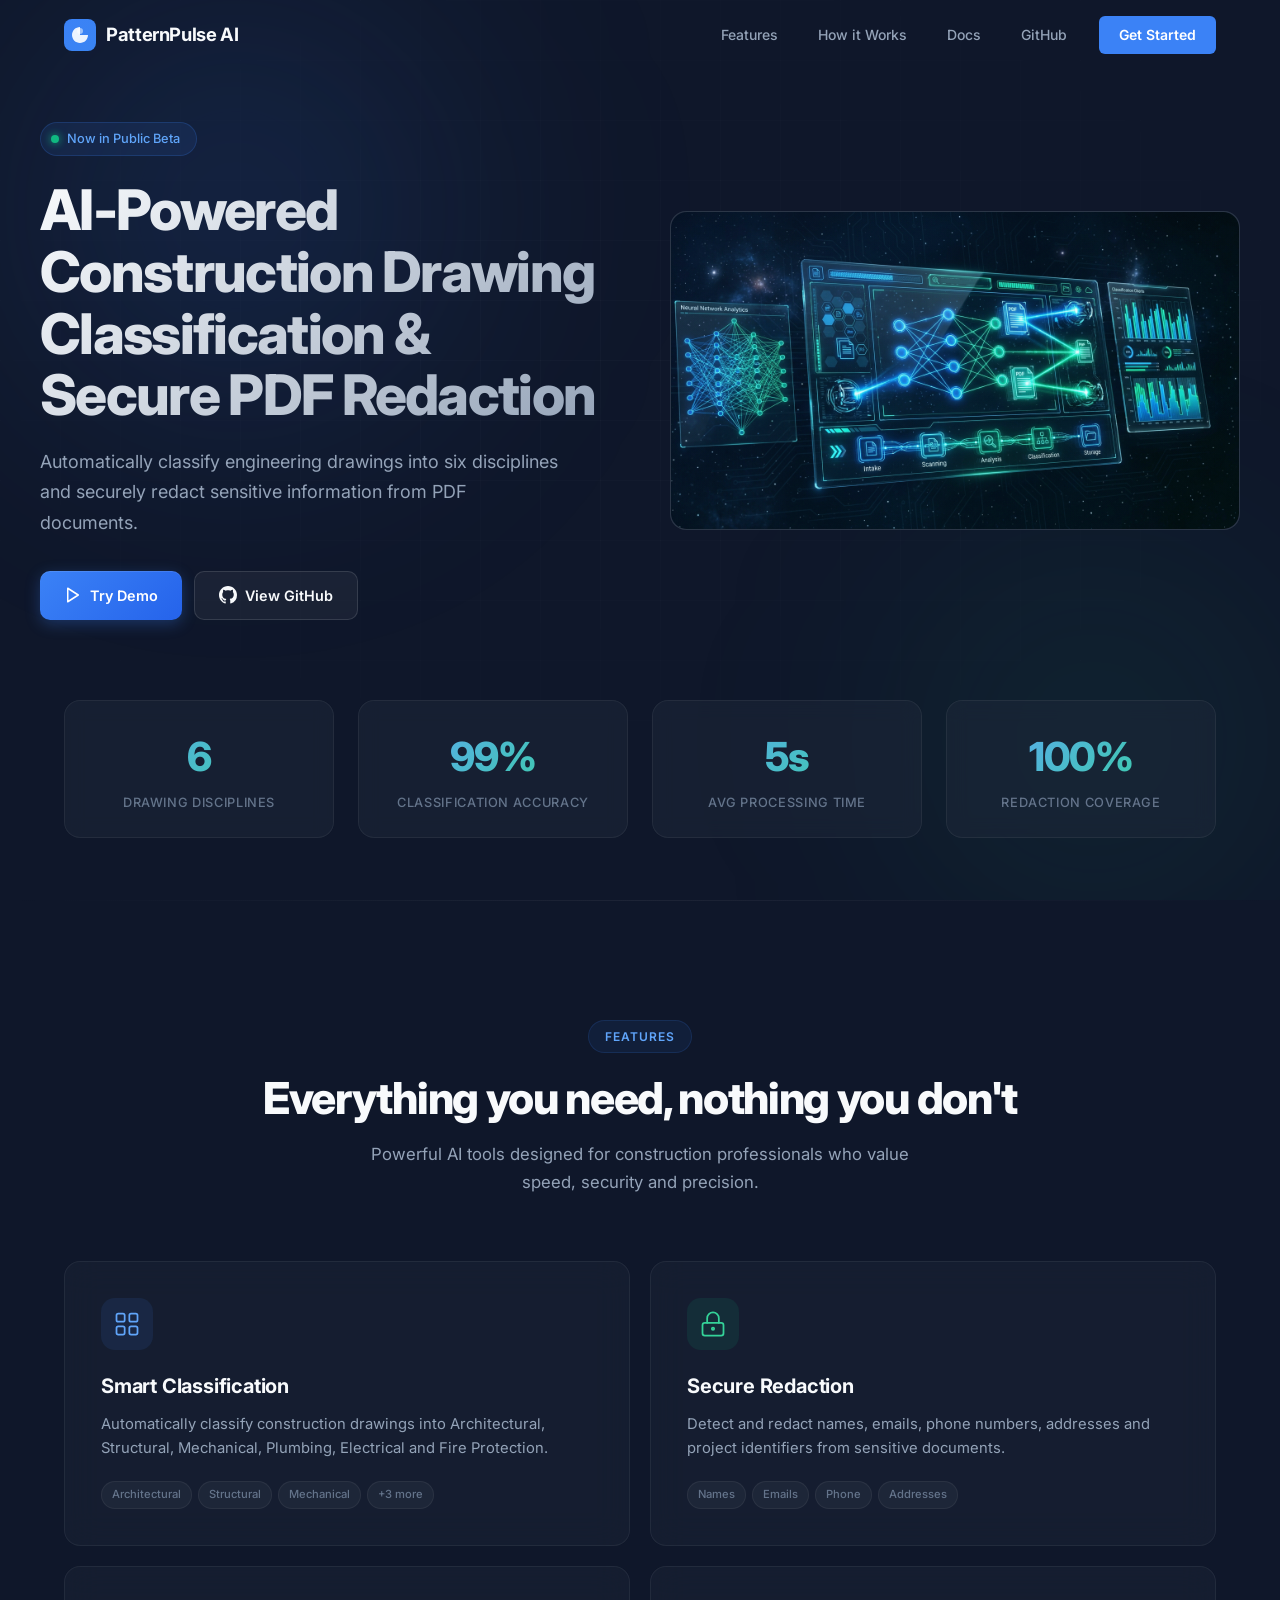
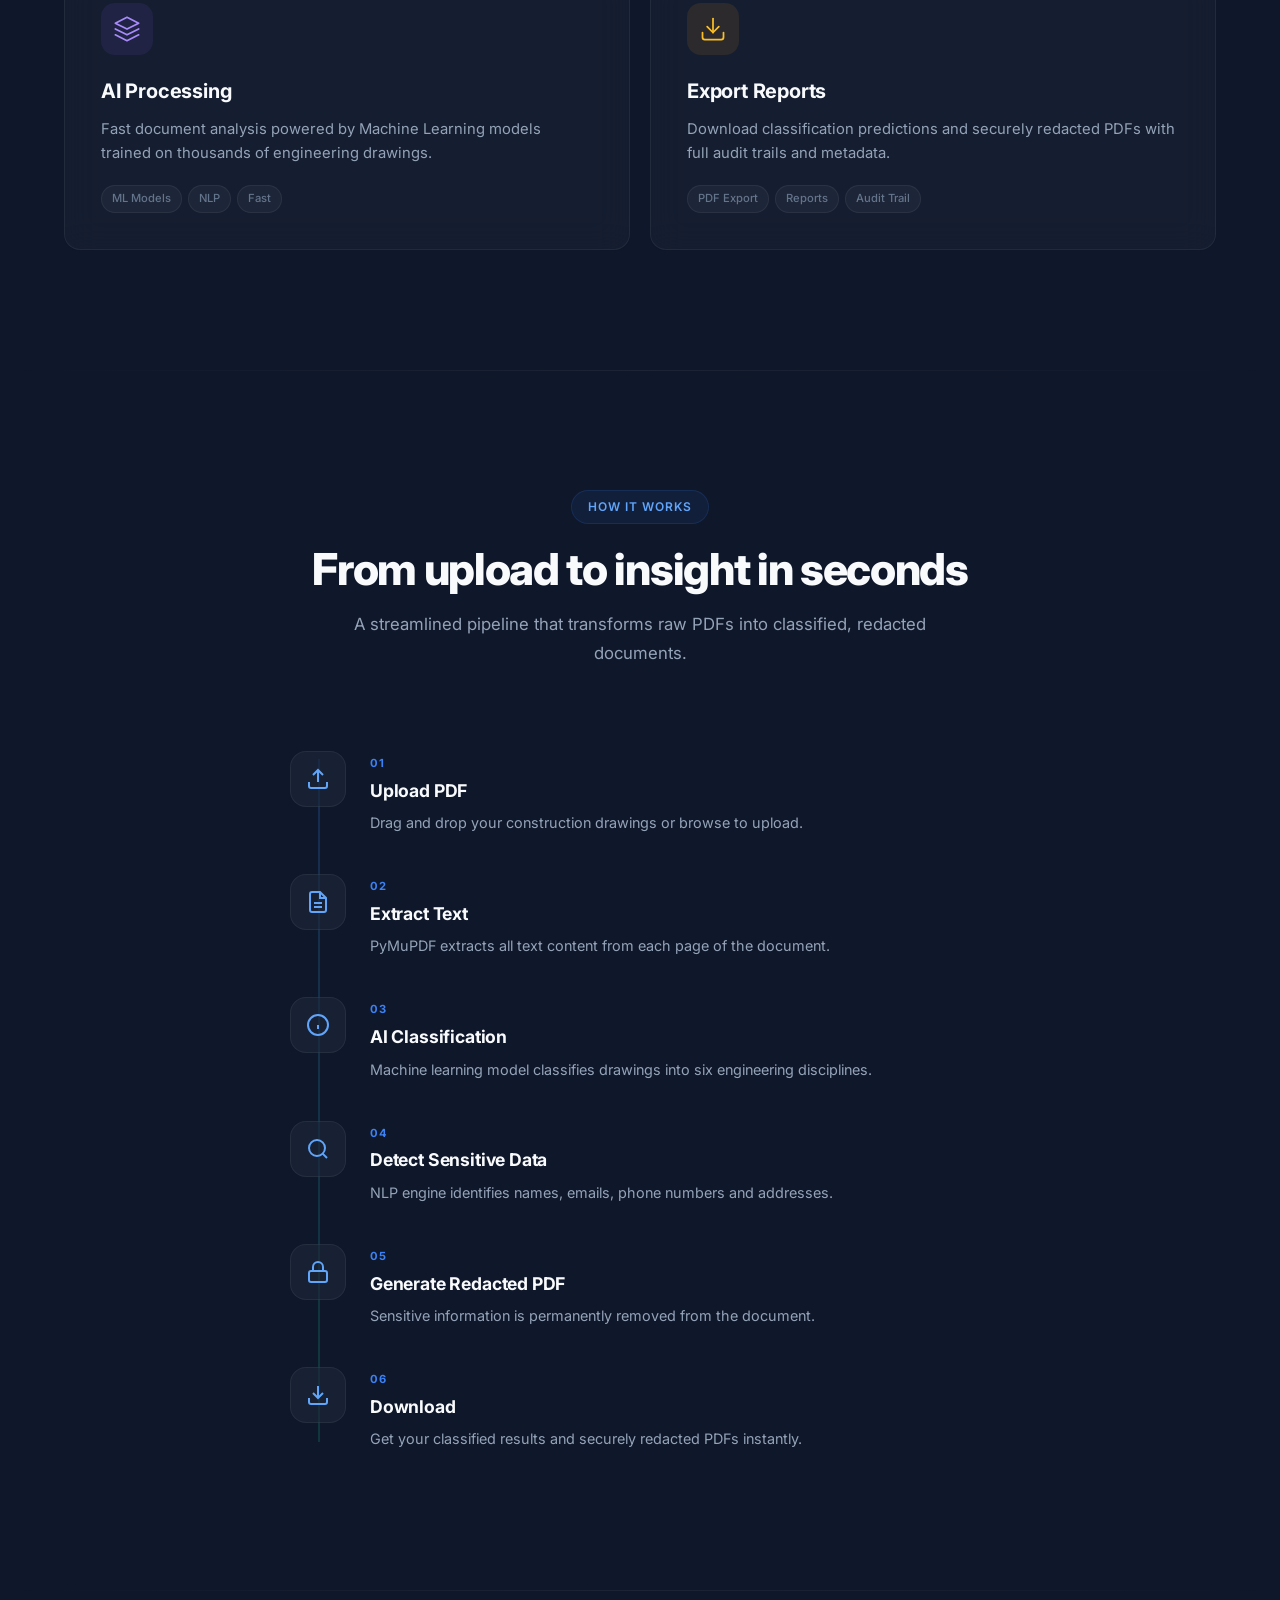
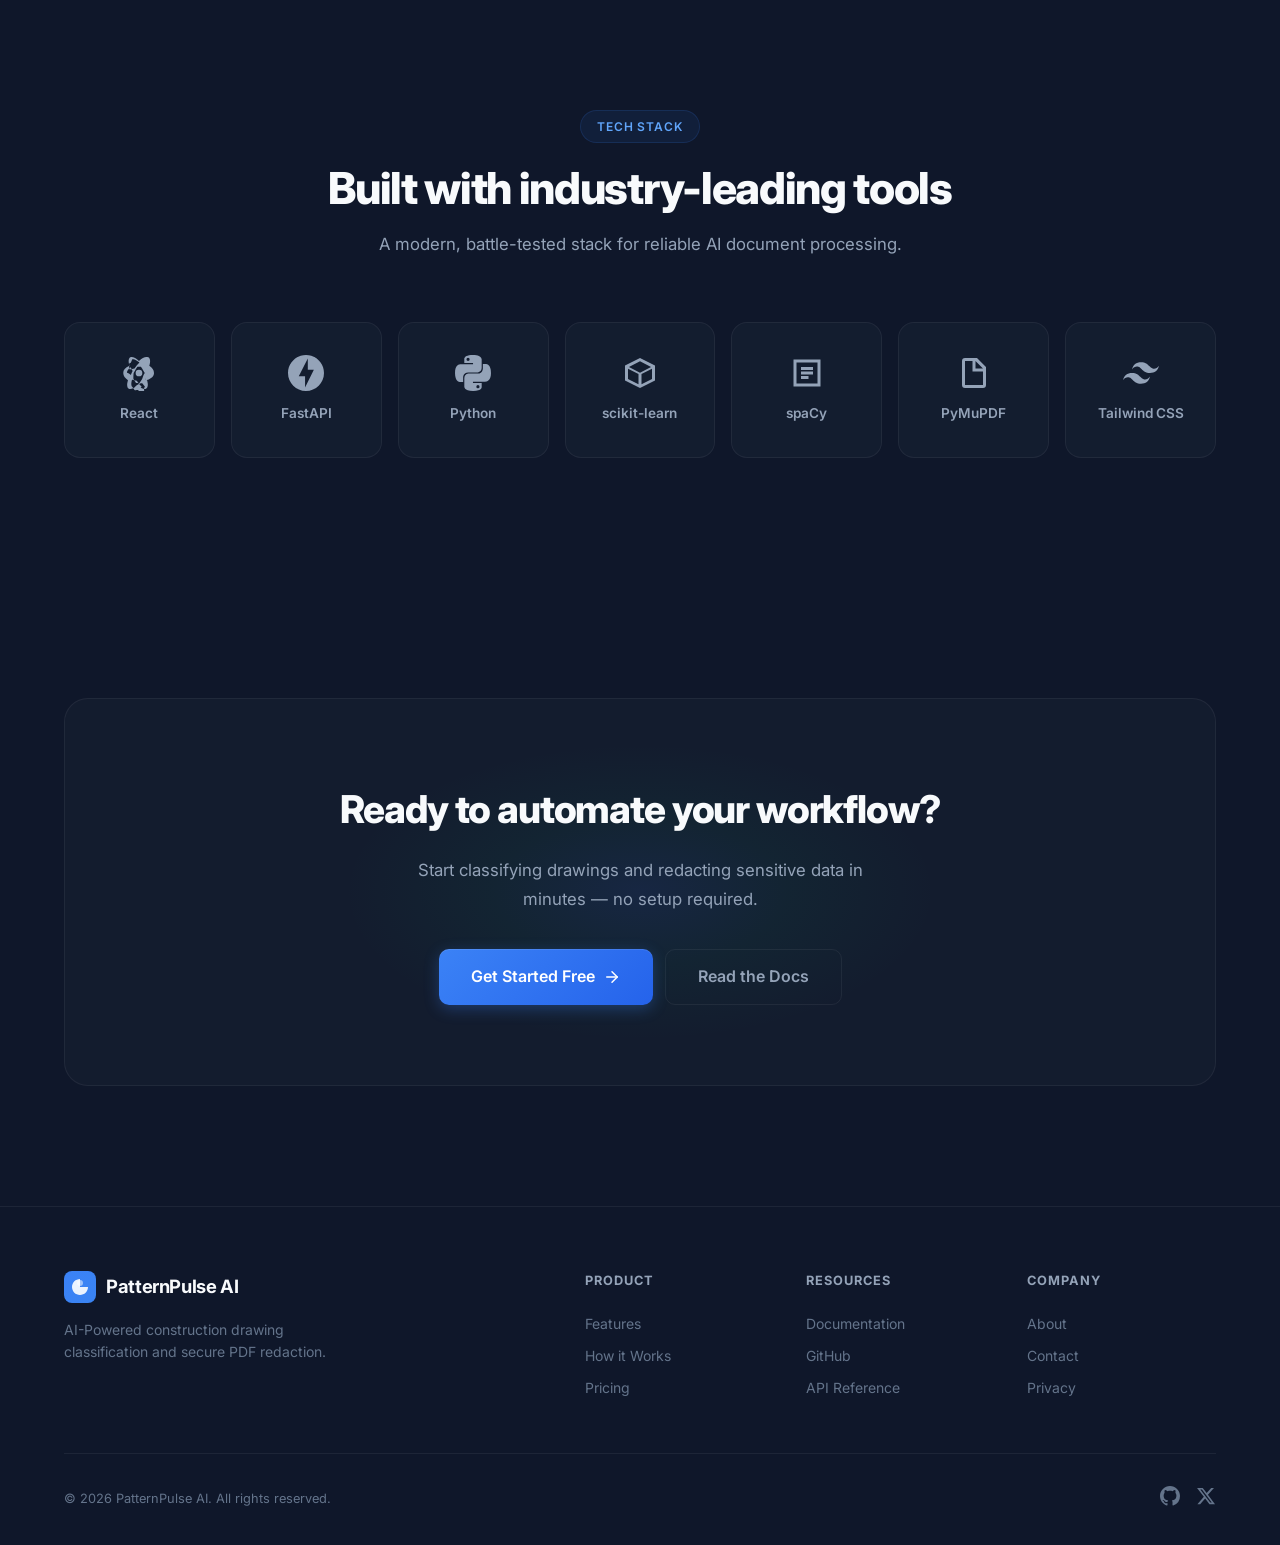
<file: frontend/index.html>
<!DOCTYPE html>
<html lang="en">
<head>
  <meta charset="UTF-8" />
  <meta name="viewport" content="width=device-width, initial-scale=1.0" />
  <title>PatternPulse AI — AI-Powered Construction Drawing Classification & PDF Redaction</title>
  <meta name="description" content="Automatically classify engineering drawings into six disciplines and securely redact sensitive information from PDF documents with PatternPulse AI." />
  <link rel="preconnect" href="https://fonts.googleapis.com" />
  <link rel="preconnect" href="https://fonts.gstatic.com" crossorigin />
  <link href="https://fonts.googleapis.com/css2?family=Inter:wght@300;400;500;600;700;800;900&display=swap" rel="stylesheet" />
  <link rel="stylesheet" href="styles.css" />
</head>
<body>
  <!-- ===== NAVIGATION ===== -->
  <nav class="navbar" id="navbar">
    <div class="nav-container">
      <a href="#" class="nav-logo" id="nav-logo">
        <svg class="logo-icon" viewBox="0 0 32 32" fill="none">
          <rect width="32" height="32" rx="8" fill="url(#logoGrad)" />
          <path d="M8 16C8 11.5817 11.5817 8 16 8V16H24C24 20.4183 20.4183 24 16 24C11.5817 24 8 20.4183 8 16Z" fill="white" fill-opacity="0.9"/>
          <circle cx="16" cy="12" r="3" fill="white" fill-opacity="0.5"/>
          <defs>
            <linearGradient id="logoGrad" x1="0" y1="0" x2="32" y2="32">
              <stop stop-color="#3B82F6"/>
              <stop offset="1" stop-color="#10B981"/>
            </linearGradient>
          </defs>
        </svg>
        <span>PatternPulse AI</span>
      </a>
      <div class="nav-links" id="nav-links">
        <a href="#features" class="nav-link" id="nav-features">Features</a>
        <a href="#how-it-works" class="nav-link" id="nav-how-it-works">How it Works</a>
        <a href="docs.html" class="nav-link" id="nav-docs">Docs</a>
        <a href="#" class="nav-link" id="nav-github">GitHub</a>
        <a href="upload.html" class="nav-cta" id="nav-get-started">Get Started</a>
      </div>
      <button class="nav-toggle" id="nav-toggle" aria-label="Toggle menu">
        <span></span><span></span><span></span>
      </button>
    </div>
  </nav>

  <!-- ===== HERO ===== -->
  <section class="hero" id="hero">
    <div class="hero-glow hero-glow-1"></div>
    <div class="hero-glow hero-glow-2"></div>
    <div class="hero-grid-bg"></div>
    <div class="hero-container">
      <div class="hero-content">
        <div class="hero-badge" id="hero-badge">
          <span class="badge-dot"></span>
          Now in Public Beta
        </div>
        <h1 class="hero-title" id="hero-title">
          AI-Powered Construction Drawing Classification &amp; Secure PDF Redaction
        </h1>
        <p class="hero-subtitle" id="hero-subtitle">
          Automatically classify engineering drawings into six disciplines and securely redact sensitive information from PDF documents.
        </p>
        <div class="hero-actions" id="hero-actions">
          <a href="upload.html" class="btn btn-primary" id="btn-try-demo">
            <svg width="18" height="18" viewBox="0 0 24 24" fill="none" stroke="currentColor" stroke-width="2" stroke-linecap="round" stroke-linejoin="round"><polygon points="5 3 19 12 5 21 5 3"/></svg>
            Try Demo
          </a>
          <a href="#" class="btn btn-secondary" id="btn-view-github">
            <svg width="18" height="18" viewBox="0 0 24 24" fill="currentColor"><path d="M12 0C5.37 0 0 5.37 0 12c0 5.31 3.435 9.795 8.205 11.385.6.105.825-.255.825-.57 0-.285-.015-1.23-.015-2.235-3.015.555-3.795-.735-4.035-1.41-.135-.345-.72-1.41-1.23-1.695-.42-.225-1.02-.78-.015-.795.945-.015 1.62.87 1.845 1.23 1.08 1.815 2.805 1.305 3.495.99.105-.78.42-1.305.765-1.605-2.67-.3-5.46-1.335-5.46-5.925 0-1.305.465-2.385 1.23-3.225-.12-.3-.54-1.53.12-3.18 0 0 1.005-.315 3.3 1.23.96-.27 1.98-.405 3-.405s2.04.135 3 .405c2.295-1.56 3.3-1.23 3.3-1.23.66 1.65.24 2.88.12 3.18.765.84 1.23 1.905 1.23 3.225 0 4.605-2.805 5.625-5.475 5.925.435.375.81 1.095.81 2.22 0 1.605-.015 2.895-.015 3.3 0 .315.225.69.825.57A12.02 12.02 0 0024 12c0-6.63-5.37-12-12-12z"/></svg>
            View GitHub
          </a>
        </div>
      </div>
      <div class="hero-visual" id="hero-visual">
        <div class="hero-image-wrapper">
          <img src="hero_illustration.jpg" alt="PatternPulse AI Dashboard — AI document analysis and classification interface" class="hero-image" id="hero-image" />
          <div class="hero-image-glow"></div>
        </div>
      </div>
    </div>
    <div class="hero-stats" id="hero-stats">
      <div class="stat-item">
        <span class="stat-number" data-target="6">0</span>
        <span class="stat-label">Drawing Disciplines</span>
      </div>
      <div class="stat-item">
        <span class="stat-number" data-target="99" data-suffix="%">0</span>
        <span class="stat-label">Classification Accuracy</span>
      </div>
      <div class="stat-item">
        <span class="stat-number" data-target="5" data-suffix="s">0</span>
        <span class="stat-label">Avg Processing Time</span>
      </div>
      <div class="stat-item">
        <span class="stat-number" data-target="100" data-suffix="%">0</span>
        <span class="stat-label">Redaction Coverage</span>
      </div>
    </div>
  </section>

  <!-- ===== FEATURES ===== -->
  <section class="features" id="features">
    <div class="section-container">
      <div class="section-header">
        <span class="section-tag" id="features-tag">Features</span>
        <h2 class="section-title" id="features-title">Everything you need, nothing you don't</h2>
        <p class="section-subtitle" id="features-subtitle">Powerful AI tools designed for construction professionals who value speed, security and precision.</p>
      </div>
      <div class="features-grid" id="features-grid">
        <!-- Card 1 -->
        <div class="feature-card" id="feature-classification">
          <div class="feature-icon-wrap feature-icon-blue">
            <svg width="28" height="28" viewBox="0 0 24 24" fill="none" stroke="currentColor" stroke-width="1.5" stroke-linecap="round" stroke-linejoin="round">
              <rect x="3" y="3" width="7" height="7" rx="1.5"/>
              <rect x="14" y="3" width="7" height="7" rx="1.5"/>
              <rect x="3" y="14" width="7" height="7" rx="1.5"/>
              <rect x="14" y="14" width="7" height="7" rx="1.5"/>
            </svg>
          </div>
          <h3 class="feature-title">Smart Classification</h3>
          <p class="feature-desc">Automatically classify construction drawings into Architectural, Structural, Mechanical, Plumbing, Electrical and Fire Protection.</p>
          <div class="feature-tags">
            <span>Architectural</span><span>Structural</span><span>Mechanical</span><span>+3 more</span>
          </div>
        </div>
        <!-- Card 2 -->
        <div class="feature-card" id="feature-redaction">
          <div class="feature-icon-wrap feature-icon-green">
            <svg width="28" height="28" viewBox="0 0 24 24" fill="none" stroke="currentColor" stroke-width="1.5" stroke-linecap="round" stroke-linejoin="round">
              <rect x="3" y="11" width="18" height="11" rx="2" ry="2"/>
              <path d="M7 11V7a5 5 0 0110 0v4"/>
              <circle cx="12" cy="16" r="1"/>
            </svg>
          </div>
          <h3 class="feature-title">Secure Redaction</h3>
          <p class="feature-desc">Detect and redact names, emails, phone numbers, addresses and project identifiers from sensitive documents.</p>
          <div class="feature-tags">
            <span>Names</span><span>Emails</span><span>Phone</span><span>Addresses</span>
          </div>
        </div>
        <!-- Card 3 -->
        <div class="feature-card" id="feature-processing">
          <div class="feature-icon-wrap feature-icon-purple">
            <svg width="28" height="28" viewBox="0 0 24 24" fill="none" stroke="currentColor" stroke-width="1.5" stroke-linecap="round" stroke-linejoin="round">
              <path d="M12 2L2 7l10 5 10-5-10-5z"/>
              <path d="M2 17l10 5 10-5"/>
              <path d="M2 12l10 5 10-5"/>
            </svg>
          </div>
          <h3 class="feature-title">AI Processing</h3>
          <p class="feature-desc">Fast document analysis powered by Machine Learning models trained on thousands of engineering drawings.</p>
          <div class="feature-tags">
            <span>ML Models</span><span>NLP</span><span>Fast</span>
          </div>
        </div>
        <!-- Card 4 -->
        <div class="feature-card" id="feature-export">
          <div class="feature-icon-wrap feature-icon-orange">
            <svg width="28" height="28" viewBox="0 0 24 24" fill="none" stroke="currentColor" stroke-width="1.5" stroke-linecap="round" stroke-linejoin="round">
              <path d="M21 15v4a2 2 0 01-2 2H5a2 2 0 01-2-2v-4"/>
              <polyline points="7 10 12 15 17 10"/>
              <line x1="12" y1="15" x2="12" y2="3"/>
            </svg>
          </div>
          <h3 class="feature-title">Export Reports</h3>
          <p class="feature-desc">Download classification predictions and securely redacted PDFs with full audit trails and metadata.</p>
          <div class="feature-tags">
            <span>PDF Export</span><span>Reports</span><span>Audit Trail</span>
          </div>
        </div>
      </div>
    </div>
  </section>

  <!-- ===== HOW IT WORKS ===== -->
  <section class="how-it-works" id="how-it-works">
    <div class="section-container">
      <div class="section-header">
        <span class="section-tag" id="hiw-tag">How It Works</span>
        <h2 class="section-title" id="hiw-title">From upload to insight in seconds</h2>
        <p class="section-subtitle" id="hiw-subtitle">A streamlined pipeline that transforms raw PDFs into classified, redacted documents.</p>
      </div>
      <div class="pipeline" id="pipeline">
        <div class="pipeline-line"></div>
        <div class="pipeline-step" id="step-upload">
          <div class="step-node">
            <svg width="24" height="24" viewBox="0 0 24 24" fill="none" stroke="currentColor" stroke-width="2"><path d="M21 15v4a2 2 0 01-2 2H5a2 2 0 01-2-2v-4"/><polyline points="17 8 12 3 7 8"/><line x1="12" y1="3" x2="12" y2="15"/></svg>
          </div>
          <div class="step-content">
            <span class="step-number">01</span>
            <h3>Upload PDF</h3>
            <p>Drag and drop your construction drawings or browse to upload.</p>
          </div>
        </div>
        <div class="pipeline-step" id="step-extract">
          <div class="step-node">
            <svg width="24" height="24" viewBox="0 0 24 24" fill="none" stroke="currentColor" stroke-width="2"><path d="M14 2H6a2 2 0 00-2 2v16a2 2 0 002 2h12a2 2 0 002-2V8z"/><polyline points="14 2 14 8 20 8"/><line x1="16" y1="13" x2="8" y2="13"/><line x1="16" y1="17" x2="8" y2="17"/></svg>
          </div>
          <div class="step-content">
            <span class="step-number">02</span>
            <h3>Extract Text</h3>
            <p>PyMuPDF extracts all text content from each page of the document.</p>
          </div>
        </div>
        <div class="pipeline-step" id="step-classify">
          <div class="step-node">
            <svg width="24" height="24" viewBox="0 0 24 24" fill="none" stroke="currentColor" stroke-width="2"><circle cx="12" cy="12" r="10"/><path d="M12 16v-4"/><path d="M12 8h.01"/></svg>
          </div>
          <div class="step-content">
            <span class="step-number">03</span>
            <h3>AI Classification</h3>
            <p>Machine learning model classifies drawings into six engineering disciplines.</p>
          </div>
        </div>
        <div class="pipeline-step" id="step-detect">
          <div class="step-node">
            <svg width="24" height="24" viewBox="0 0 24 24" fill="none" stroke="currentColor" stroke-width="2"><circle cx="11" cy="11" r="8"/><line x1="21" y1="21" x2="16.65" y2="16.65"/></svg>
          </div>
          <div class="step-content">
            <span class="step-number">04</span>
            <h3>Detect Sensitive Data</h3>
            <p>NLP engine identifies names, emails, phone numbers and addresses.</p>
          </div>
        </div>
        <div class="pipeline-step" id="step-redact">
          <div class="step-node">
            <svg width="24" height="24" viewBox="0 0 24 24" fill="none" stroke="currentColor" stroke-width="2"><rect x="3" y="11" width="18" height="11" rx="2"/><path d="M7 11V7a5 5 0 0110 0v4"/></svg>
          </div>
          <div class="step-content">
            <span class="step-number">05</span>
            <h3>Generate Redacted PDF</h3>
            <p>Sensitive information is permanently removed from the document.</p>
          </div>
        </div>
        <div class="pipeline-step" id="step-download">
          <div class="step-node">
            <svg width="24" height="24" viewBox="0 0 24 24" fill="none" stroke="currentColor" stroke-width="2"><path d="M21 15v4a2 2 0 01-2 2H5a2 2 0 01-2-2v-4"/><polyline points="7 10 12 15 17 10"/><line x1="12" y1="15" x2="12" y2="3"/></svg>
          </div>
          <div class="step-content">
            <span class="step-number">06</span>
            <h3>Download</h3>
            <p>Get your classified results and securely redacted PDFs instantly.</p>
          </div>
        </div>
      </div>
    </div>
  </section>

  <!-- ===== TECH STACK ===== -->
  <section class="tech-stack" id="tech-stack">
    <div class="section-container">
      <div class="section-header">
        <span class="section-tag" id="tech-tag">Tech Stack</span>
        <h2 class="section-title" id="tech-title">Built with industry-leading tools</h2>
        <p class="section-subtitle" id="tech-subtitle">A modern, battle-tested stack for reliable AI document processing.</p>
      </div>
      <div class="tech-grid" id="tech-grid">
        <div class="tech-card" id="tech-react">
          <svg viewBox="0 0 24 24" fill="currentColor" class="tech-icon"><path d="M14.23 12.004a2.236 2.236 0 01-2.235 2.236 2.236 2.236 0 01-2.236-2.236 2.236 2.236 0 012.235-2.236 2.236 2.236 0 012.236 2.236zm2.648-10.69c-1.346 0-3.107.96-4.888 2.622-1.78-1.653-3.542-2.602-4.887-2.602-.31 0-.592.06-.842.174-.95.467-1.33 1.74-1.088 3.59.088.67.247 1.39.47 2.148C2.725 8.487 1.5 10.137 1.5 12c0 1.862 1.225 3.513 3.143 4.754-.223.758-.382 1.478-.47 2.148-.242 1.85.139 3.123 1.088 3.59.25.114.532.174.842.174 1.345 0 3.107-.96 4.888-2.622 1.78 1.653 3.541 2.602 4.887 2.602.31 0 .592-.06.842-.174.95-.467 1.33-1.74 1.088-3.59a14.463 14.463 0 00-.47-2.148C20.775 15.513 22 13.862 22 12c0-1.862-1.225-3.513-3.143-4.754.223-.758.382-1.478.47-2.148.242-1.85-.139-3.123-1.088-3.59a1.58 1.58 0 00-.842-.174zM7.508 2.89c.192-.094.42-.137.685-.137 1.01 0 2.515.82 4.095 2.293-1.175 1.17-2.283 2.527-3.263 4.032a24.37 24.37 0 00-3.18.633 12.932 12.932 0 01-.398-1.846c-.196-1.502.07-2.528.561-2.775l.5.2zm-3.592 9.11c0-1.423.96-2.82 2.646-3.87.321.84.711 1.718 1.164 2.618a21.48 21.48 0 00-1.164 2.618C5.877 12.824 3.916 11.423 3.916 12zm3.592 9.11c-.491-.247-.757-1.273-.561-2.775.063-.48.194-1.045.398-1.847a24.37 24.37 0 003.18.633c.98 1.505 2.088 2.862 3.263 4.032-1.58 1.473-3.085 2.293-4.095 2.293-.265 0-.493-.043-.685-.137zm8.485 0c-.49.247-.756 1.273-.56 2.775.062.48.193 1.045.397 1.847a24.37 24.37 0 01-3.18-.633c-.98-1.505-2.088-2.862-3.263-4.032 1.58-1.473 3.085-2.293 4.095-2.293.265 0 .493.043.685.137zm-1.902-5.11c-.55.954-1.14 1.862-1.758 2.702a21.6 21.6 0 01-2.3.002c-.618-.84-1.21-1.748-1.758-2.702A21.48 21.48 0 018.44 12c.242-.473.502-.939.78-1.395a21.6 21.6 0 011.758-2.702 21.6 21.6 0 012.3-.002c.618.84 1.21 1.748 1.758 2.702.278.456.538.922.78 1.395a21.48 21.48 0 01-.78 1.397zm1.816-.997c.453.9.843 1.778 1.164 2.618-1.686 1.05-2.646 2.447-2.646 3.87 0-1.423.96-2.82 2.646-3.87a18.592 18.592 0 01-1.164-2.618z"/></svg>
          <span class="tech-name">React</span>
        </div>
        <div class="tech-card" id="tech-fastapi">
          <svg viewBox="0 0 24 24" fill="currentColor" class="tech-icon"><path d="M12 0C5.375 0 0 5.375 0 12c0 6.627 5.375 12 12 12 6.626 0 12-5.373 12-12 0-6.625-5.373-12-12-12zm-.624 21.62v-7.528H7.19L13.203 2.38v7.528h4.029L11.376 21.62z"/></svg>
          <span class="tech-name">FastAPI</span>
        </div>
        <div class="tech-card" id="tech-python">
          <svg viewBox="0 0 24 24" fill="currentColor" class="tech-icon"><path d="M11.914 0C5.82 0 6.2 2.656 6.2 2.656l.007 2.752h5.814v.826H3.9S0 5.789 0 11.969c0 6.18 3.403 5.96 3.403 5.96h2.03v-2.867s-.109-3.42 3.35-3.42h5.766s3.24.052 3.24-3.148V3.202S18.28 0 11.914 0zM8.708 1.85a1.06 1.06 0 110 2.12 1.06 1.06 0 010-2.12z"/><path d="M12.086 24c6.094 0 5.714-2.656 5.714-2.656l-.007-2.752H11.98v-.826h8.121S24 18.211 24 12.031c0-6.18-3.403-5.96-3.403-5.96h-2.03v2.867s.109 3.42-3.35 3.42H9.451s-3.24-.052-3.24 3.148v5.292S5.72 24 12.086 24zm3.206-1.85a1.06 1.06 0 110-2.12 1.06 1.06 0 010 2.12z"/></svg>
          <span class="tech-name">Python</span>
        </div>
        <div class="tech-card" id="tech-sklearn">
          <svg viewBox="0 0 24 24" fill="currentColor" class="tech-icon"><path d="M12 2L2 7v10l10 5 10-5V7L12 2zm0 2.18L19.36 8 12 11.82 4.64 8 12 4.18zM4 9.24l7 3.5V19.5l-7-3.5V9.24zm16 0v6.76l-7 3.5v-6.76l7-3.5z"/></svg>
          <span class="tech-name">scikit-learn</span>
        </div>
        <div class="tech-card" id="tech-spacy">
          <svg viewBox="0 0 24 24" fill="currentColor" class="tech-icon"><path d="M3 3h18v18H3V3zm2 2v14h14V5H5zm3 3h8v2H8V8zm0 3h8v2H8v-2zm0 3h5v2H8v-2z"/></svg>
          <span class="tech-name">spaCy</span>
        </div>
        <div class="tech-card" id="tech-pymupdf">
          <svg viewBox="0 0 24 24" fill="currentColor" class="tech-icon"><path d="M14 2H6a2 2 0 00-2 2v16a2 2 0 002 2h12a2 2 0 002-2V8l-6-6zm-1 2l5 5h-5V4zM6 20V4h5v7h7v9H6z"/></svg>
          <span class="tech-name">PyMuPDF</span>
        </div>
        <div class="tech-card" id="tech-tailwind">
          <svg viewBox="0 0 24 24" fill="currentColor" class="tech-icon"><path d="M12.001 4.8c-3.2 0-5.2 1.6-6 4.8 1.2-1.6 2.6-2.2 4.2-1.8.913.228 1.565.89 2.288 1.624C13.666 10.618 15.027 12 18.001 12c3.2 0 5.2-1.6 6-4.8-1.2 1.6-2.6 2.2-4.2 1.8-.913-.228-1.565-.89-2.288-1.624C16.337 6.182 14.976 4.8 12.001 4.8zm-6 7.2c-3.2 0-5.2 1.6-6 4.8 1.2-1.6 2.6-2.2 4.2-1.8.913.228 1.565.89 2.288 1.624 1.177 1.194 2.538 2.576 5.512 2.576 3.2 0 5.2-1.6 6-4.8-1.2 1.6-2.6 2.2-4.2 1.8-.913-.228-1.565-.89-2.288-1.624C10.337 13.382 8.976 12 6.001 12z"/></svg>
          <span class="tech-name">Tailwind CSS</span>
        </div>
      </div>
    </div>
  </section>

  <!-- ===== CTA ===== -->
  <section class="cta-section" id="cta-section">
    <div class="section-container">
      <div class="cta-card" id="cta-card">
        <div class="cta-glow"></div>
        <h2 class="cta-title">Ready to automate your workflow?</h2>
        <p class="cta-subtitle">Start classifying drawings and redacting sensitive data in minutes — no setup required.</p>
        <div class="cta-actions">
          <a href="#" class="btn btn-primary btn-lg" id="cta-get-started">
            Get Started Free
            <svg width="18" height="18" viewBox="0 0 24 24" fill="none" stroke="currentColor" stroke-width="2" stroke-linecap="round" stroke-linejoin="round"><line x1="5" y1="12" x2="19" y2="12"/><polyline points="12 5 19 12 12 19"/></svg>
          </a>
          <a href="#" class="btn btn-ghost btn-lg" id="cta-docs">Read the Docs</a>
        </div>
      </div>
    </div>
  </section>

  <!-- ===== FOOTER ===== -->
  <footer class="footer" id="footer">
    <div class="footer-container">
      <div class="footer-top">
        <div class="footer-brand">
          <a href="#" class="nav-logo footer-logo" id="footer-logo">
            <svg class="logo-icon" viewBox="0 0 32 32" fill="none">
              <rect width="32" height="32" rx="8" fill="url(#logoGrad2)" />
              <path d="M8 16C8 11.5817 11.5817 8 16 8V16H24C24 20.4183 20.4183 24 16 24C11.5817 24 8 20.4183 8 16Z" fill="white" fill-opacity="0.9"/>
              <circle cx="16" cy="12" r="3" fill="white" fill-opacity="0.5"/>
              <defs>
                <linearGradient id="logoGrad2" x1="0" y1="0" x2="32" y2="32">
                  <stop stop-color="#3B82F6"/>
                  <stop offset="1" stop-color="#10B981"/>
                </linearGradient>
              </defs>
            </svg>
            <span>PatternPulse AI</span>
          </a>
          <p class="footer-desc">AI-Powered construction drawing classification and secure PDF redaction.</p>
        </div>
        <div class="footer-links-group">
          <div class="footer-col">
            <h4>Product</h4>
            <a href="#features" id="footer-features">Features</a>
            <a href="#how-it-works" id="footer-how-it-works">How it Works</a>
            <a href="#" id="footer-pricing">Pricing</a>
          </div>
          <div class="footer-col">
            <h4>Resources</h4>
            <a href="#" id="footer-docs">Documentation</a>
            <a href="#" id="footer-github-link">GitHub</a>
            <a href="#" id="footer-api">API Reference</a>
          </div>
          <div class="footer-col">
            <h4>Company</h4>
            <a href="#" id="footer-about">About</a>
            <a href="#" id="footer-contact">Contact</a>
            <a href="#" id="footer-privacy">Privacy</a>
          </div>
        </div>
      </div>
      <div class="footer-bottom">
        <p>&copy; 2026 PatternPulse AI. All rights reserved.</p>
        <div class="footer-socials">
          <a href="#" aria-label="GitHub" id="footer-social-github">
            <svg width="20" height="20" viewBox="0 0 24 24" fill="currentColor"><path d="M12 0C5.37 0 0 5.37 0 12c0 5.31 3.435 9.795 8.205 11.385.6.105.825-.255.825-.57 0-.285-.015-1.23-.015-2.235-3.015.555-3.795-.735-4.035-1.41-.135-.345-.72-1.41-1.23-1.695-.42-.225-1.02-.78-.015-.795.945-.015 1.62.87 1.845 1.23 1.08 1.815 2.805 1.305 3.495.99.105-.78.42-1.305.765-1.605-2.67-.3-5.46-1.335-5.46-5.925 0-1.305.465-2.385 1.23-3.225-.12-.3-.54-1.53.12-3.18 0 0 1.005-.315 3.3 1.23.96-.27 1.98-.405 3-.405s2.04.135 3 .405c2.295-1.56 3.3-1.23 3.3-1.23.66 1.65.24 2.88.12 3.18.765.84 1.23 1.905 1.23 3.225 0 4.605-2.805 5.625-5.475 5.925.435.375.81 1.095.81 2.22 0 1.605-.015 2.895-.015 3.3 0 .315.225.69.825.57A12.02 12.02 0 0024 12c0-6.63-5.37-12-12-12z"/></svg>
          </a>
          <a href="#" aria-label="Twitter" id="footer-social-twitter">
            <svg width="20" height="20" viewBox="0 0 24 24" fill="currentColor"><path d="M18.244 2.25h3.308l-7.227 8.26 8.502 11.24H16.17l-5.214-6.817L4.99 21.75H1.68l7.73-8.835L1.254 2.25H8.08l4.713 6.231zm-1.161 17.52h1.833L7.084 4.126H5.117z"/></svg>
          </a>
        </div>
      </div>
    </div>
  </footer>

  <script src="script.js"></script>
</body>
</html>
</file>
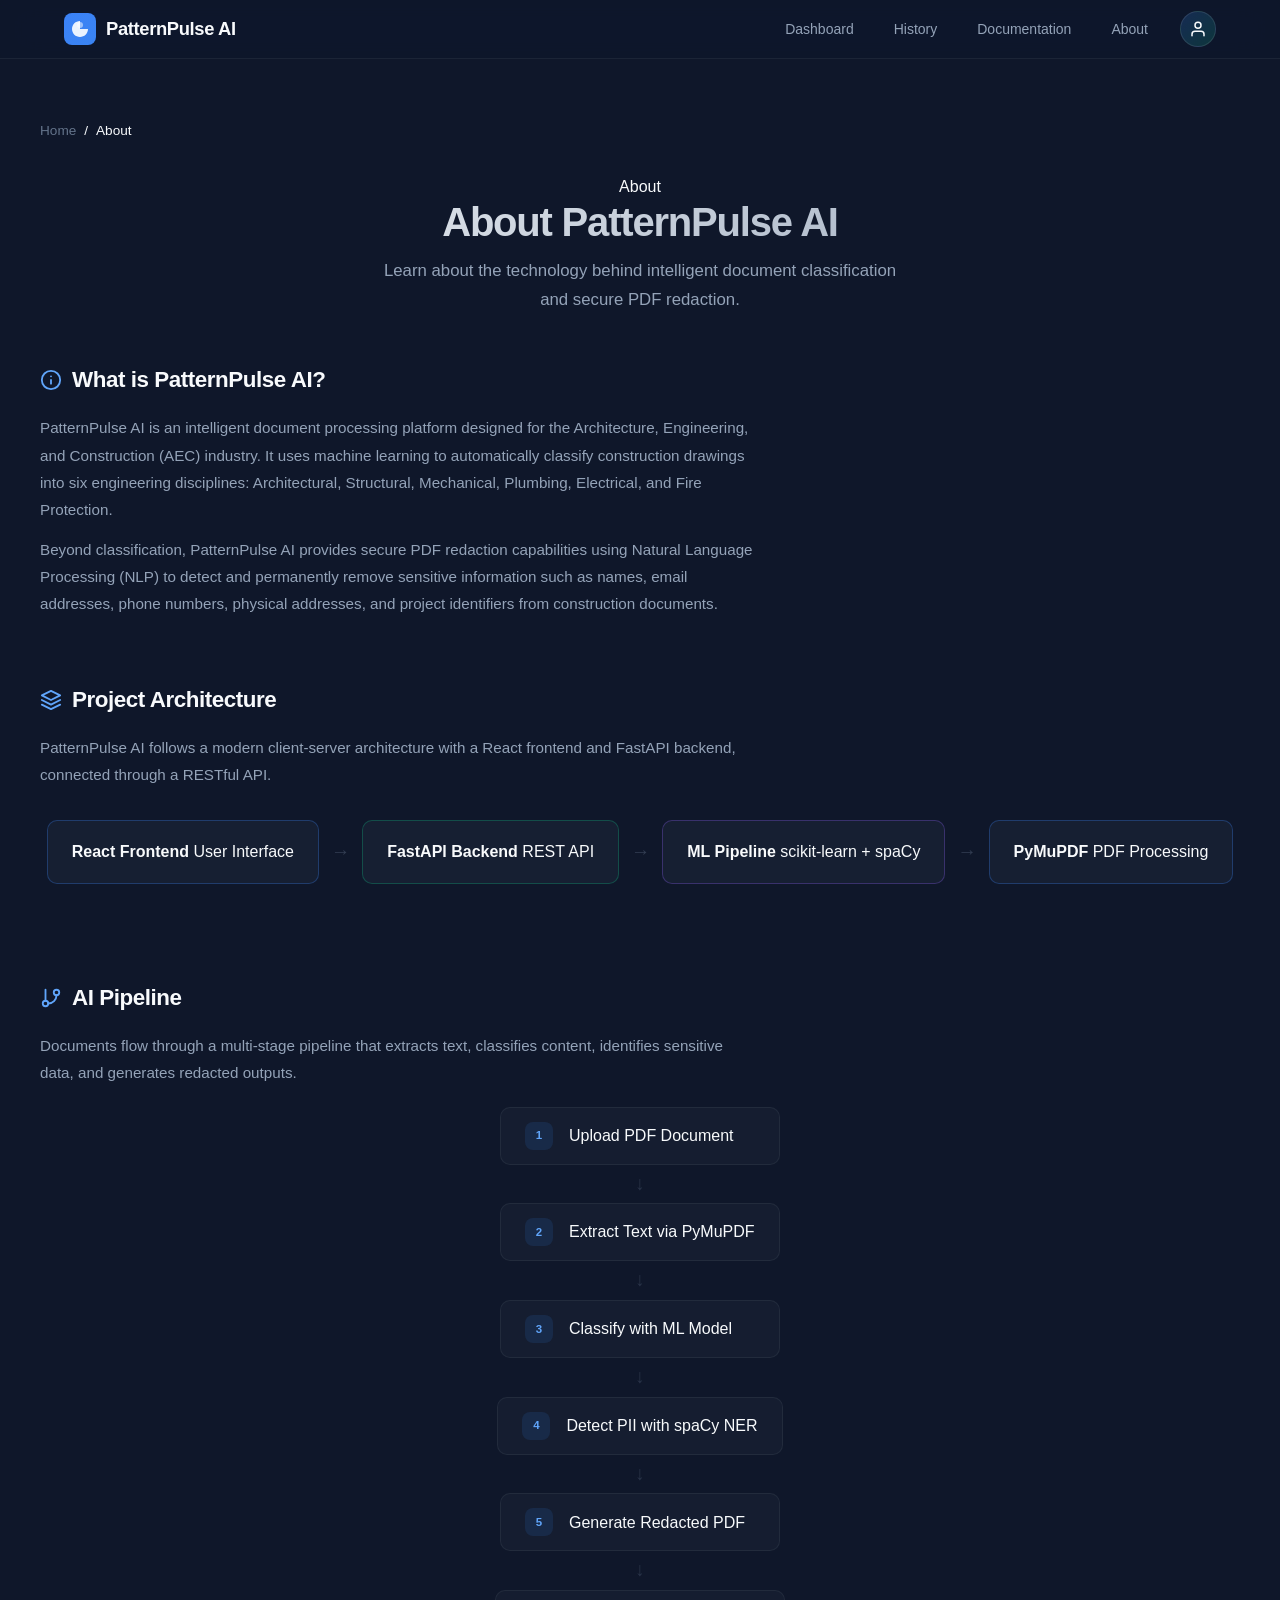
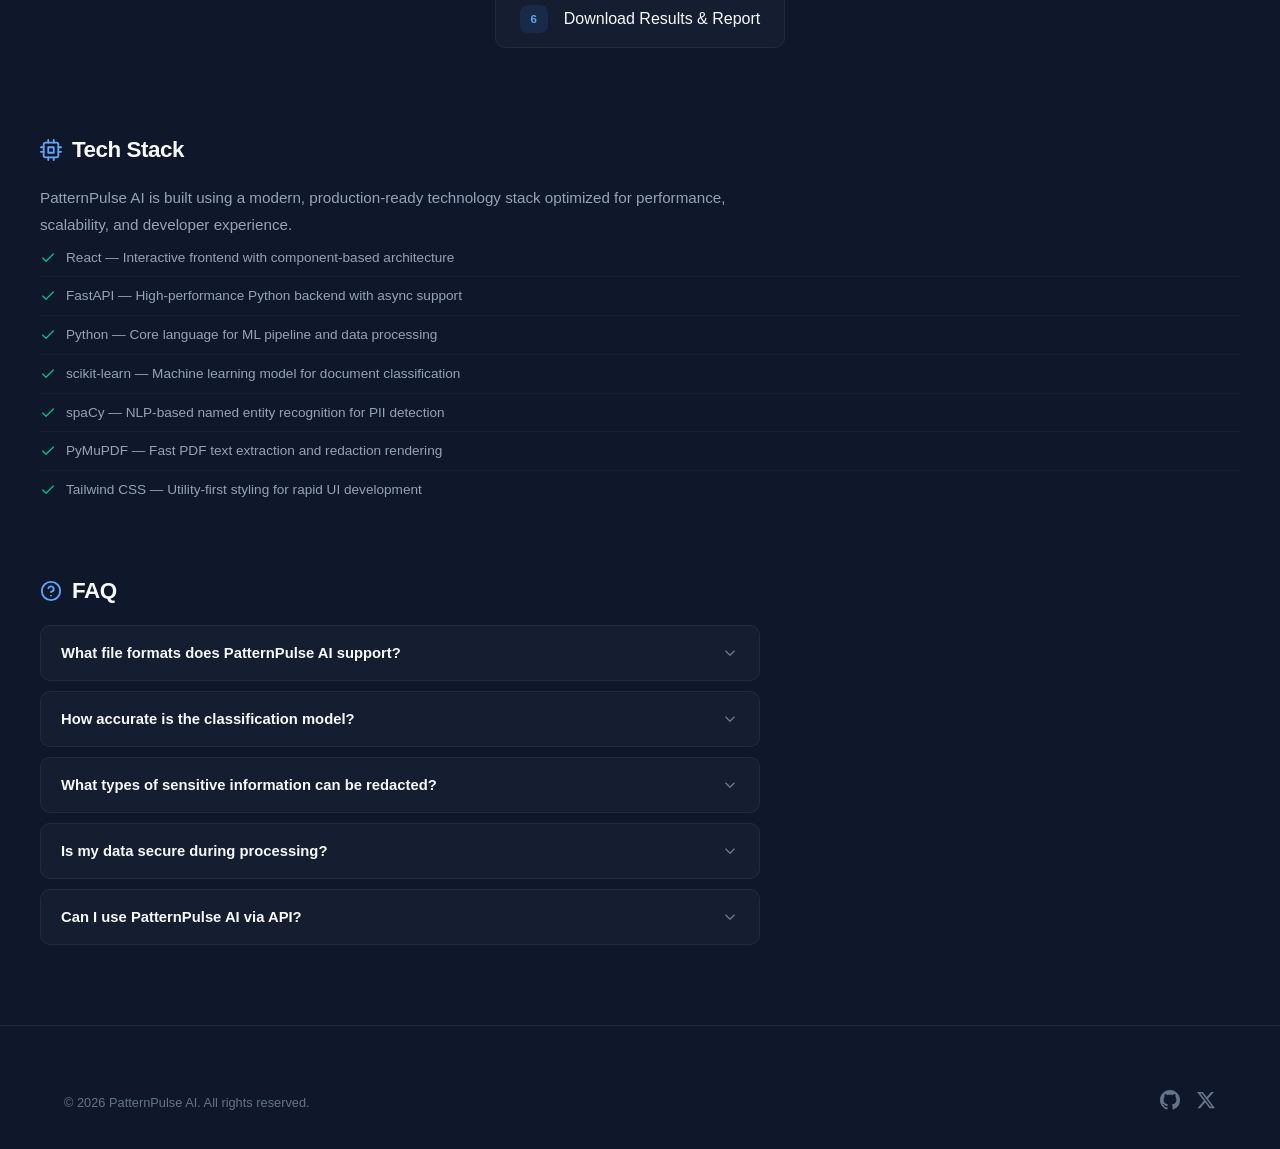
<file: frontend/about.html>
<!DOCTYPE html>
<html lang="en">
<head>
  <meta charset="UTF-8" />
  <meta name="viewport" content="width=device-width, initial-scale=1.0" />
  <title>About — PatternPulse AI</title>
  <meta name="description" content="Learn about PatternPulse AI — intelligent document classification and secure PDF redaction for the AEC industry." />
  <link rel="stylesheet" href="styles.css" />
  <link rel="stylesheet" href="pages.css" />
  <link rel="stylesheet" href="pages2.css" />
</head>
<body>
  <div class="page-wrapper">

    <nav class="navbar scrolled" id="navbar">
      <div class="nav-container">
        <a href="index.html" class="nav-logo" id="nav-logo">
          <svg class="logo-icon" viewBox="0 0 32 32" fill="none">
            <rect width="32" height="32" rx="8" fill="url(#logoGrad)" />
            <path d="M8 16C8 11.5817 11.5817 8 16 8V16H24C24 20.4183 20.4183 24 16 24C11.5817 24 8 20.4183 8 16Z" fill="white" fill-opacity="0.9"/>
            <circle cx="16" cy="12" r="3" fill="white" fill-opacity="0.5"/>
            <defs><linearGradient id="logoGrad" x1="0" y1="0" x2="32" y2="32"><stop stop-color="#3B82F6"/><stop offset="1" stop-color="#10B981"/></linearGradient></defs>
          </svg>
          <span>PatternPulse AI</span>
        </a>
        <div class="nav-links" id="nav-links">
          <a href="dashboard.html" class="nav-link">Dashboard</a>
          <a href="history.html" class="nav-link">History</a>
          <a href="docs.html" class="nav-link">Documentation</a>
          <a href="about.html" class="nav-link">About</a>
          <a href="profile.html" class="nav-avatar">
            <div class="avatar-circle">
              <svg viewBox="0 0 24 24" fill="none" stroke="currentColor" stroke-width="2" stroke-linecap="round" stroke-linejoin="round">
                <path d="M20 21v-2a4 4 0 0 0-4-4H8a4 4 0 0 0-4 4v2"></path>
                <circle cx="12" cy="7" r="4"></circle>
              </svg>
            </div>
          </a>
        </div>
        <button class="nav-toggle" id="nav-toggle" aria-label="Toggle menu"><span></span><span></span><span></span></button>
      </div>
    </nav>

    <main class="page-main">
      <div class="glow glow-1"></div>
      <div class="glow glow-2"></div>
      <div class="glow glow-3"></div>

      <div class="page-container">

        <!-- Breadcrumb -->
        <div class="breadcrumb">
          <a href="index.html">Home</a>
          <span class="breadcrumb-sep">/</span>
          <span>About</span>
        </div>

        <!-- Page Header -->
        <div class="page-header">
          <span class="page-tag">About</span>
          <h1 class="page-title">About PatternPulse AI</h1>
          <p class="page-subtitle">Learn about the technology behind intelligent document classification and secure PDF redaction.</p>
        </div>

        <!-- What is PatternPulse AI? -->
        <div class="about-section fade-in fade-in-delay-1">
          <h2 class="about-section-title">
            <svg viewBox="0 0 24 24" fill="none" stroke="currentColor" stroke-width="2" stroke-linecap="round" stroke-linejoin="round"><circle cx="12" cy="12" r="10"/><path d="M12 16v-4"/><path d="M12 8h.01"/></svg>
            What is PatternPulse AI?
          </h2>
          <p class="about-text">PatternPulse AI is an intelligent document processing platform designed for the Architecture, Engineering, and Construction (AEC) industry. It uses machine learning to automatically classify construction drawings into six engineering disciplines: Architectural, Structural, Mechanical, Plumbing, Electrical, and Fire Protection.</p>
          <p class="about-text">Beyond classification, PatternPulse AI provides secure PDF redaction capabilities using Natural Language Processing (NLP) to detect and permanently remove sensitive information such as names, email addresses, phone numbers, physical addresses, and project identifiers from construction documents.</p>
        </div>

        <!-- Project Architecture -->
        <div class="about-section fade-in fade-in-delay-2">
          <h2 class="about-section-title">
            <svg viewBox="0 0 24 24" fill="none" stroke="currentColor" stroke-width="2" stroke-linecap="round" stroke-linejoin="round"><polygon points="12 2 2 7 12 12 22 7 12 2"/><polyline points="2 17 12 22 22 17"/><polyline points="2 12 12 17 22 12"/></svg>
            Project Architecture
          </h2>
          <p class="about-text">PatternPulse AI follows a modern client-server architecture with a React frontend and FastAPI backend, connected through a RESTful API.</p>
          <div class="arch-diagram">
            <div class="arch-node node-primary">
              <strong>React Frontend</strong>
              <span>User Interface</span>
            </div>
            <span class="arch-arrow">→</span>
            <div class="arch-node node-accent">
              <strong>FastAPI Backend</strong>
              <span>REST API</span>
            </div>
            <span class="arch-arrow">→</span>
            <div class="arch-node node-purple">
              <strong>ML Pipeline</strong>
              <span>scikit-learn + spaCy</span>
            </div>
            <span class="arch-arrow">→</span>
            <div class="arch-node node-primary">
              <strong>PyMuPDF</strong>
              <span>PDF Processing</span>
            </div>
          </div>
        </div>

        <!-- AI Pipeline -->
        <div class="about-section fade-in fade-in-delay-3">
          <h2 class="about-section-title">
            <svg viewBox="0 0 24 24" fill="none" stroke="currentColor" stroke-width="2" stroke-linecap="round" stroke-linejoin="round"><line x1="6" y1="3" x2="6" y2="15"/><circle cx="18" cy="6" r="3"/><circle cx="6" cy="18" r="3"/><path d="M18 9a9 9 0 0 1-9 9"/></svg>
            AI Pipeline
          </h2>
          <p class="about-text">Documents flow through a multi-stage pipeline that extracts text, classifies content, identifies sensitive data, and generates redacted outputs.</p>
          <div class="pipeline-visual">
            <div class="pv-step"><span class="pv-num">1</span><span>Upload PDF Document</span></div>
            <span class="pv-arrow">↓</span>
            <div class="pv-step"><span class="pv-num">2</span><span>Extract Text via PyMuPDF</span></div>
            <span class="pv-arrow">↓</span>
            <div class="pv-step"><span class="pv-num">3</span><span>Classify with ML Model</span></div>
            <span class="pv-arrow">↓</span>
            <div class="pv-step"><span class="pv-num">4</span><span>Detect PII with spaCy NER</span></div>
            <span class="pv-arrow">↓</span>
            <div class="pv-step"><span class="pv-num">5</span><span>Generate Redacted PDF</span></div>
            <span class="pv-arrow">↓</span>
            <div class="pv-step"><span class="pv-num">6</span><span>Download Results &amp; Report</span></div>
          </div>
        </div>

        <!-- Tech Stack -->
        <div class="about-section fade-in fade-in-delay-3">
          <h2 class="about-section-title">
            <svg viewBox="0 0 24 24" fill="none" stroke="currentColor" stroke-width="2" stroke-linecap="round" stroke-linejoin="round"><rect x="4" y="4" width="16" height="16" rx="2" ry="2"/><rect x="9" y="9" width="6" height="6"/><line x1="9" y1="1" x2="9" y2="4"/><line x1="15" y1="1" x2="15" y2="4"/><line x1="9" y1="20" x2="9" y2="23"/><line x1="15" y1="20" x2="15" y2="23"/><line x1="20" y1="9" x2="23" y2="9"/><line x1="20" y1="14" x2="23" y2="14"/><line x1="1" y1="9" x2="4" y2="9"/><line x1="1" y1="14" x2="4" y2="14"/></svg>
            Tech Stack
          </h2>
          <p class="about-text">PatternPulse AI is built using a modern, production-ready technology stack optimized for performance, scalability, and developer experience.</p>
          <ul class="info-list">
            <li><svg viewBox="0 0 24 24" fill="none" stroke="currentColor" stroke-width="2" stroke-linecap="round" stroke-linejoin="round"><polyline points="20 6 9 17 4 12"/></svg>React — Interactive frontend with component-based architecture</li>
            <li><svg viewBox="0 0 24 24" fill="none" stroke="currentColor" stroke-width="2" stroke-linecap="round" stroke-linejoin="round"><polyline points="20 6 9 17 4 12"/></svg>FastAPI — High-performance Python backend with async support</li>
            <li><svg viewBox="0 0 24 24" fill="none" stroke="currentColor" stroke-width="2" stroke-linecap="round" stroke-linejoin="round"><polyline points="20 6 9 17 4 12"/></svg>Python — Core language for ML pipeline and data processing</li>
            <li><svg viewBox="0 0 24 24" fill="none" stroke="currentColor" stroke-width="2" stroke-linecap="round" stroke-linejoin="round"><polyline points="20 6 9 17 4 12"/></svg>scikit-learn — Machine learning model for document classification</li>
            <li><svg viewBox="0 0 24 24" fill="none" stroke="currentColor" stroke-width="2" stroke-linecap="round" stroke-linejoin="round"><polyline points="20 6 9 17 4 12"/></svg>spaCy — NLP-based named entity recognition for PII detection</li>
            <li><svg viewBox="0 0 24 24" fill="none" stroke="currentColor" stroke-width="2" stroke-linecap="round" stroke-linejoin="round"><polyline points="20 6 9 17 4 12"/></svg>PyMuPDF — Fast PDF text extraction and redaction rendering</li>
            <li><svg viewBox="0 0 24 24" fill="none" stroke="currentColor" stroke-width="2" stroke-linecap="round" stroke-linejoin="round"><polyline points="20 6 9 17 4 12"/></svg>Tailwind CSS — Utility-first styling for rapid UI development</li>
          </ul>
        </div>

        <!-- FAQ -->
        <div class="about-section fade-in fade-in-delay-4">
          <h2 class="about-section-title">
            <svg viewBox="0 0 24 24" fill="none" stroke="currentColor" stroke-width="2" stroke-linecap="round" stroke-linejoin="round"><circle cx="12" cy="12" r="10"/><path d="M9.09 9a3 3 0 0 1 5.83 1c0 2-3 3-3 3"/><line x1="12" y1="17" x2="12.01" y2="17"/></svg>
            FAQ
          </h2>
          <div class="faq-list">
            <div class="faq-item">
              <button class="faq-question" onclick="this.parentElement.classList.toggle('open')">
                What file formats does PatternPulse AI support?
                <svg class="faq-chevron" viewBox="0 0 24 24" fill="none" stroke="currentColor" stroke-width="2"><polyline points="6 9 12 15 18 9"/></svg>
              </button>
              <div class="faq-answer"><div class="faq-answer-inner">Currently, PatternPulse AI supports PDF files only. Support for DOCX, DWG, and DXF formats is planned for future releases.</div></div>
            </div>
            <div class="faq-item">
              <button class="faq-question" onclick="this.parentElement.classList.toggle('open')">
                How accurate is the classification model?
                <svg class="faq-chevron" viewBox="0 0 24 24" fill="none" stroke="currentColor" stroke-width="2"><polyline points="6 9 12 15 18 9"/></svg>
              </button>
              <div class="faq-answer"><div class="faq-answer-inner">The classification model achieves an average accuracy of 94.2% across all six engineering disciplines. The model is continuously improving as more training data is collected.</div></div>
            </div>
            <div class="faq-item">
              <button class="faq-question" onclick="this.parentElement.classList.toggle('open')">
                What types of sensitive information can be redacted?
                <svg class="faq-chevron" viewBox="0 0 24 24" fill="none" stroke="currentColor" stroke-width="2"><polyline points="6 9 12 15 18 9"/></svg>
              </button>
              <div class="faq-answer"><div class="faq-answer-inner">PatternPulse AI can detect and redact person names, email addresses, phone numbers, physical addresses, and project identifiers using a combination of spaCy NER and regex pattern matching.</div></div>
            </div>
            <div class="faq-item">
              <button class="faq-question" onclick="this.parentElement.classList.toggle('open')">
                Is my data secure during processing?
                <svg class="faq-chevron" viewBox="0 0 24 24" fill="none" stroke="currentColor" stroke-width="2"><polyline points="6 9 12 15 18 9"/></svg>
              </button>
              <div class="faq-answer"><div class="faq-answer-inner">Yes. All uploaded files are encrypted during transit and at rest. Files are automatically deleted within 24 hours of processing. PatternPulse AI is fully GDPR compliant.</div></div>
            </div>
            <div class="faq-item">
              <button class="faq-question" onclick="this.parentElement.classList.toggle('open')">
                Can I use PatternPulse AI via API?
                <svg class="faq-chevron" viewBox="0 0 24 24" fill="none" stroke="currentColor" stroke-width="2"><polyline points="6 9 12 15 18 9"/></svg>
              </button>
              <div class="faq-answer"><div class="faq-answer-inner">Yes. PatternPulse AI exposes a RESTful API built on FastAPI. You can integrate classification and redaction into your own workflow. See the <a href="docs.html">documentation page</a> for details.</div></div>
            </div>
          </div>
        </div>

      </div>
    </main>

    <footer class="footer"><div class="footer-container"><div class="footer-bottom" style="border-top:none;padding-top:0;"><p>&copy; 2026 PatternPulse AI. All rights reserved.</p><div class="footer-socials"><a href="#" aria-label="GitHub"><svg width="20" height="20" viewBox="0 0 24 24" fill="currentColor"><path d="M12 0C5.37 0 0 5.37 0 12c0 5.31 3.435 9.795 8.205 11.385.6.105.825-.255.825-.57 0-.285-.015-1.23-.015-2.235-3.015.555-3.795-.735-4.035-1.41-.135-.345-.72-1.41-1.23-1.695-.42-.225-1.02-.78-.015-.795.945-.015 1.62.87 1.845 1.23 1.08 1.815 2.805 1.305 3.495.99.105-.78.42-1.305.765-1.605-2.67-.3-5.46-1.335-5.46-5.925 0-1.305.465-2.385 1.23-3.225-.12-.3-.54-1.53.12-3.18 0 0 1.005-.315 3.3 1.23.96-.27 1.98-.405 3-.405s2.04.135 3 .405c2.295-1.56 3.3-1.23 3.3-1.23.66 1.65.24 2.88.12 3.18.765.84 1.23 1.905 1.23 3.225 0 4.605-2.805 5.625-5.475 5.925.435.375.81 1.095.81 2.22 0 1.605-.015 2.895-.015 3.3 0 .315.225.69.825.57A12.02 12.02 0 0024 12c0-6.63-5.37-12-12-12z"/></svg></a><a href="#" aria-label="Twitter"><svg width="20" height="20" viewBox="0 0 24 24" fill="currentColor"><path d="M18.244 2.25h3.308l-7.227 8.26 8.502 11.24H16.17l-5.214-6.817L4.99 21.75H1.68l7.73-8.835L1.254 2.25H8.08l4.713 6.231zm-1.161 17.52h1.833L7.084 4.126H5.117z"/></svg></a></div></div></div></footer>

  </div>

  <script>
    const navToggle = document.getElementById('nav-toggle');
    const navLinks = document.getElementById('nav-links');
    navToggle.addEventListener('click', () => {
      navToggle.classList.toggle('active');
      navLinks.classList.toggle('open');
    });
    navLinks.querySelectorAll('a').forEach(link => {
      link.addEventListener('click', () => {
        navToggle.classList.remove('active');
        navLinks.classList.remove('open');
      });
    });
  </script>
</body>
</html>
</file>
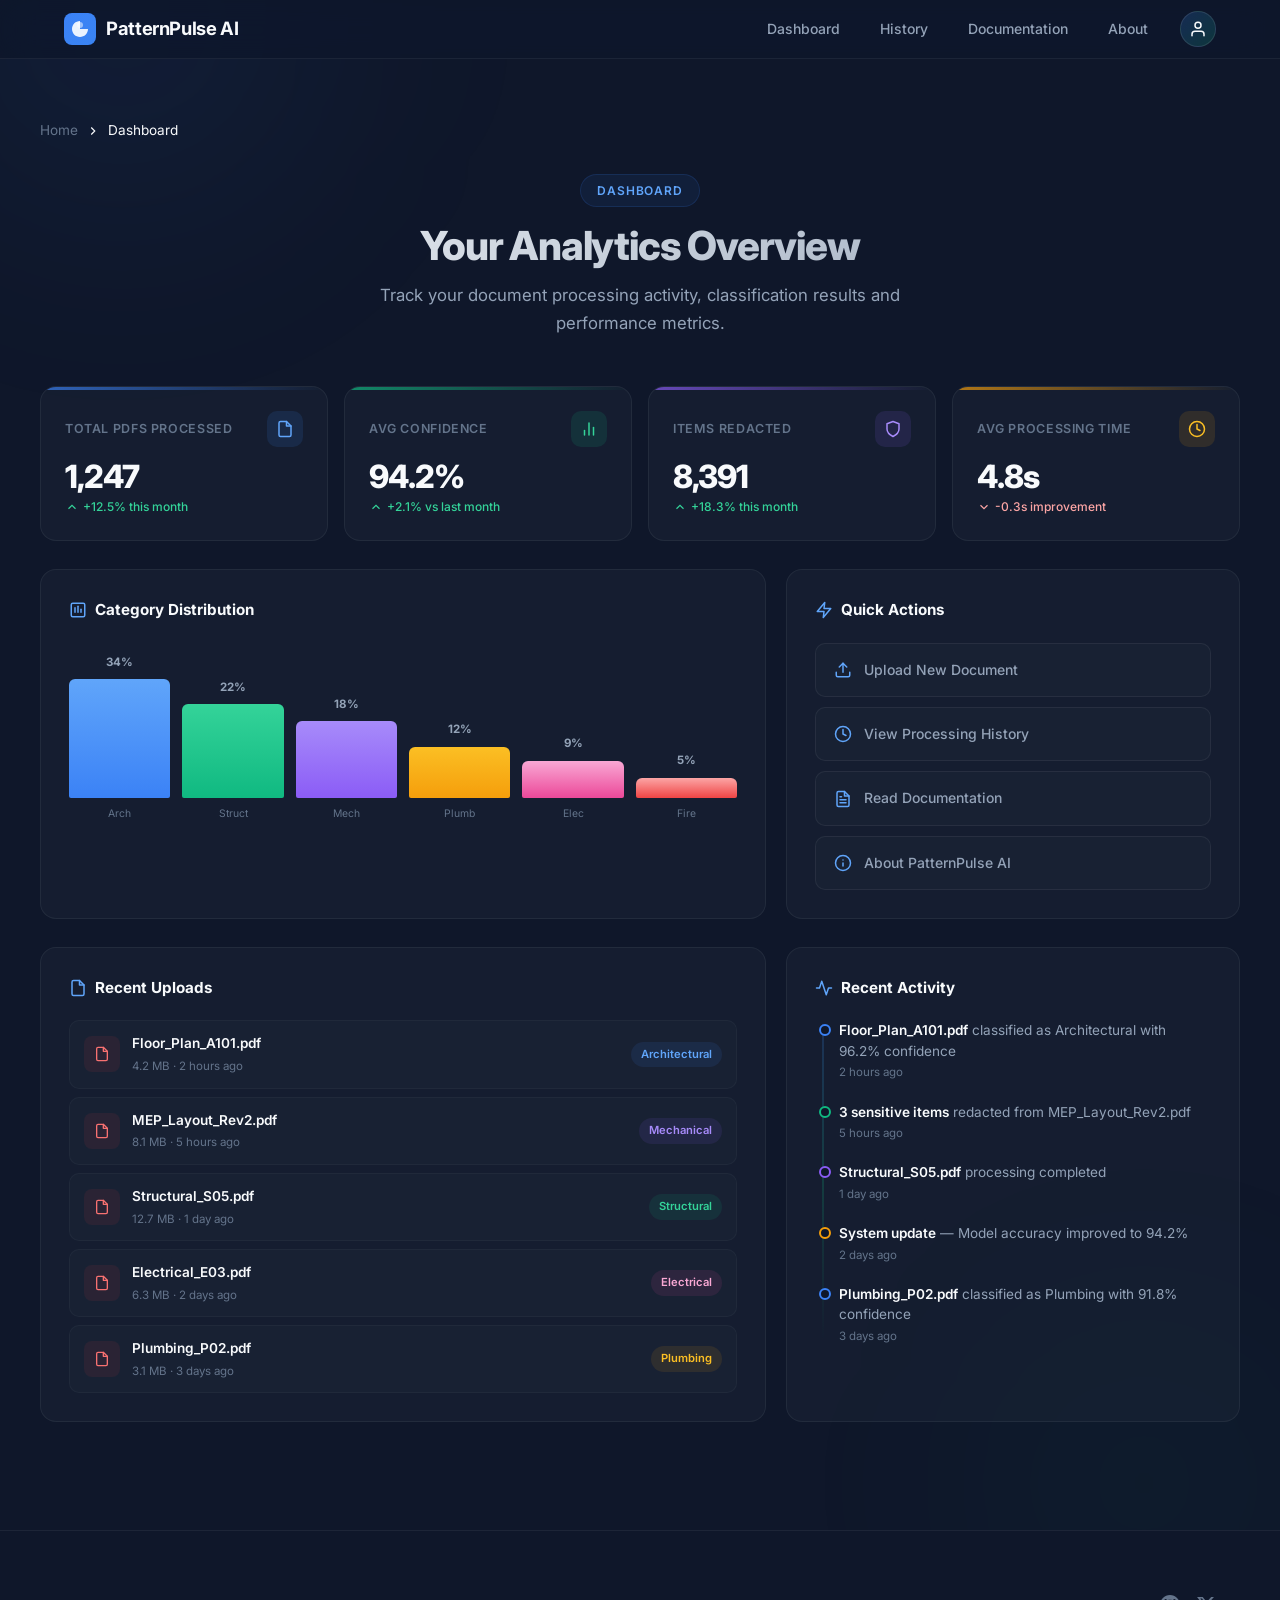
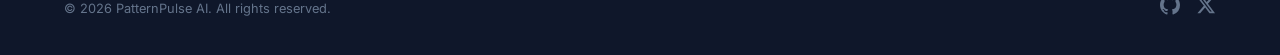
<file: frontend/dashboard.html>
<!DOCTYPE html>
<html lang="en">
<head>
  <meta charset="UTF-8" />
  <meta name="viewport" content="width=device-width, initial-scale=1.0" />
  <title>Dashboard — PatternPulse AI</title>
  <meta name="description" content="PatternPulse AI Dashboard — Track your document processing activity, classification results, and performance metrics in one comprehensive analytics overview." />
  <link rel="preconnect" href="https://fonts.googleapis.com" />
  <link rel="preconnect" href="https://fonts.gstatic.com" crossorigin />
  <link href="https://fonts.googleapis.com/css2?family=Inter:wght@300;400;500;600;700;800;900&display=swap" rel="stylesheet" />
  <link rel="stylesheet" href="styles.css" />
  <link rel="stylesheet" href="pages.css" />
  <link rel="stylesheet" href="pages2.css" />
</head>
<body>
  <div class="page-wrapper">

    <nav class="navbar scrolled" id="navbar">
      <div class="nav-container">
        <a href="index.html" class="nav-logo" id="nav-logo">
          <svg class="logo-icon" viewBox="0 0 32 32" fill="none">
            <rect width="32" height="32" rx="8" fill="url(#logoGrad)" />
            <path d="M8 16C8 11.5817 11.5817 8 16 8V16H24C24 20.4183 20.4183 24 16 24C11.5817 24 8 20.4183 8 16Z" fill="white" fill-opacity="0.9"/>
            <circle cx="16" cy="12" r="3" fill="white" fill-opacity="0.5"/>
            <defs><linearGradient id="logoGrad" x1="0" y1="0" x2="32" y2="32"><stop stop-color="#3B82F6"/><stop offset="1" stop-color="#10B981"/></linearGradient></defs>
          </svg>
          <span>PatternPulse AI</span>
        </a>
        <div class="nav-links" id="nav-links">
          <a href="dashboard.html" class="nav-link">Dashboard</a>
          <a href="history.html" class="nav-link">History</a>
          <a href="docs.html" class="nav-link">Documentation</a>
          <a href="about.html" class="nav-link">About</a>
          <a href="profile.html" class="nav-avatar">
            <div class="avatar-circle">
              <svg viewBox="0 0 24 24" fill="none" stroke="currentColor" stroke-width="2" stroke-linecap="round" stroke-linejoin="round">
                <path d="M20 21v-2a4 4 0 0 0-4-4H8a4 4 0 0 0-4 4v2"></path>
                <circle cx="12" cy="7" r="4"></circle>
              </svg>
            </div>
          </a>
        </div>
        <button class="nav-toggle" id="nav-toggle" aria-label="Toggle menu"><span></span><span></span><span></span></button>
      </div>
    </nav>

    <main class="page-main">
      <div class="hero-glow hero-glow-1"></div>
      <div class="hero-glow hero-glow-2"></div>

      <div class="page-container">

        <!-- Breadcrumb -->
        <div class="breadcrumb fade-in">
          <a href="index.html">Home</a>
          <svg width="14" height="14" viewBox="0 0 24 24" fill="none" stroke="currentColor" stroke-width="2"><polyline points="9 18 15 12 9 6"/></svg>
          <span>Dashboard</span>
        </div>

        <!-- Page Header -->
        <div class="page-header fade-in">
          <span class="section-tag">Dashboard</span>
          <h1 class="page-title">Your Analytics Overview</h1>
          <p class="page-subtitle">Track your document processing activity, classification results and performance metrics.</p>
        </div>

        <!-- Stats Row -->
        <div class="dash-stats fade-in fade-in-delay-1">

          <!-- Total PDFs Processed -->
          <div class="dash-stat-card stat-blue">
            <div class="dash-stat-header">
              <span class="dash-stat-label">Total PDFs Processed</span>
              <div class="dash-stat-icon icon-blue">
                <svg width="20" height="20" viewBox="0 0 24 24" fill="none" stroke="currentColor" stroke-width="2" stroke-linecap="round" stroke-linejoin="round"><path d="M14 2H6a2 2 0 0 0-2 2v16a2 2 0 0 0 2 2h12a2 2 0 0 0 2-2V8z"/><polyline points="14 2 14 8 20 8"/></svg>
              </div>
            </div>
            <div class="dash-stat-value" data-value="1,247">0</div>
            <div class="dash-stat-change up">
              <svg width="14" height="14" viewBox="0 0 24 24" fill="none" stroke="currentColor" stroke-width="2"><polyline points="18 15 12 9 6 15"/></svg>
              +12.5% this month
            </div>
          </div>

          <!-- Avg Confidence -->
          <div class="dash-stat-card stat-green">
            <div class="dash-stat-header">
              <span class="dash-stat-label">Avg Confidence</span>
              <div class="dash-stat-icon icon-green">
                <svg width="20" height="20" viewBox="0 0 24 24" fill="none" stroke="currentColor" stroke-width="2" stroke-linecap="round" stroke-linejoin="round"><line x1="18" y1="20" x2="18" y2="10"/><line x1="12" y1="20" x2="12" y2="4"/><line x1="6" y1="20" x2="6" y2="14"/></svg>
              </div>
            </div>
            <div class="dash-stat-value" data-value="94.2%">0</div>
            <div class="dash-stat-change up">
              <svg width="14" height="14" viewBox="0 0 24 24" fill="none" stroke="currentColor" stroke-width="2"><polyline points="18 15 12 9 6 15"/></svg>
              +2.1% vs last month
            </div>
          </div>

          <!-- Items Redacted -->
          <div class="dash-stat-card stat-purple">
            <div class="dash-stat-header">
              <span class="dash-stat-label">Items Redacted</span>
              <div class="dash-stat-icon icon-purple">
                <svg width="20" height="20" viewBox="0 0 24 24" fill="none" stroke="currentColor" stroke-width="2" stroke-linecap="round" stroke-linejoin="round"><path d="M12 22s8-4 8-10V5l-8-3-8 3v7c0 6 8 10 8 10z"/></svg>
              </div>
            </div>
            <div class="dash-stat-value" data-value="8,391">0</div>
            <div class="dash-stat-change up">
              <svg width="14" height="14" viewBox="0 0 24 24" fill="none" stroke="currentColor" stroke-width="2"><polyline points="18 15 12 9 6 15"/></svg>
              +18.3% this month
            </div>
          </div>

          <!-- Avg Processing Time -->
          <div class="dash-stat-card stat-orange">
            <div class="dash-stat-header">
              <span class="dash-stat-label">Avg Processing Time</span>
              <div class="dash-stat-icon icon-orange">
                <svg width="20" height="20" viewBox="0 0 24 24" fill="none" stroke="currentColor" stroke-width="2" stroke-linecap="round" stroke-linejoin="round"><circle cx="12" cy="12" r="10"/><polyline points="12 6 12 12 16 14"/></svg>
              </div>
            </div>
            <div class="dash-stat-value" data-value="4.8s">0</div>
            <div class="dash-stat-change down">
              <svg width="14" height="14" viewBox="0 0 24 24" fill="none" stroke="currentColor" stroke-width="2"><polyline points="6 9 12 15 18 9"/></svg>
              -0.3s improvement
            </div>
          </div>

        </div>

        <!-- First Grid: Category Distribution + Quick Actions -->
        <div class="dash-grid fade-in fade-in-delay-2">

          <!-- Category Distribution -->
          <div class="dash-card">
            <div class="dash-card-title">
              <svg width="18" height="18" viewBox="0 0 24 24" fill="none" stroke="currentColor" stroke-width="2" stroke-linecap="round" stroke-linejoin="round"><rect x="3" y="3" width="18" height="18" rx="2" ry="2"/><line x1="8" y1="15" x2="8" y2="9"/><line x1="12" y1="15" x2="12" y2="7"/><line x1="16" y1="15" x2="16" y2="11"/></svg>
              Category Distribution
            </div>
            <div class="bar-chart">
              <div class="bar-col">
                <div class="bar-value">34%</div>
                <div class="bar bar-arch" style="height:85%"></div>
                <div class="bar-label">Arch</div>
              </div>
              <div class="bar-col">
                <div class="bar-value">22%</div>
                <div class="bar bar-str" style="height:55%"></div>
                <div class="bar-label">Struct</div>
              </div>
              <div class="bar-col">
                <div class="bar-value">18%</div>
                <div class="bar bar-mech" style="height:45%"></div>
                <div class="bar-label">Mech</div>
              </div>
              <div class="bar-col">
                <div class="bar-value">12%</div>
                <div class="bar bar-plum" style="height:30%"></div>
                <div class="bar-label">Plumb</div>
              </div>
              <div class="bar-col">
                <div class="bar-value">9%</div>
                <div class="bar bar-elec" style="height:22%"></div>
                <div class="bar-label">Elec</div>
              </div>
              <div class="bar-col">
                <div class="bar-value">5%</div>
                <div class="bar bar-fire" style="height:12%"></div>
                <div class="bar-label">Fire</div>
              </div>
            </div>
          </div>

          <!-- Quick Actions -->
          <div class="dash-card">
            <div class="dash-card-title">
              <svg width="18" height="18" viewBox="0 0 24 24" fill="none" stroke="currentColor" stroke-width="2" stroke-linecap="round" stroke-linejoin="round"><polygon points="13 2 3 14 12 14 11 22 21 10 12 10 13 2"/></svg>
              Quick Actions
            </div>
            <div class="quick-actions">
              <a href="upload.html" class="quick-action-btn">
                <svg width="18" height="18" viewBox="0 0 24 24" fill="none" stroke="currentColor" stroke-width="2" stroke-linecap="round" stroke-linejoin="round"><path d="M21 15v4a2 2 0 0 1-2 2H5a2 2 0 0 1-2-2v-4"/><polyline points="17 8 12 3 7 8"/><line x1="12" y1="3" x2="12" y2="15"/></svg>
                Upload New Document
                <span class="qa-arrow"><svg width="14" height="14" viewBox="0 0 24 24" fill="none" stroke="currentColor" stroke-width="2"><polyline points="9 18 15 12 9 6"/></svg></span>
              </a>
              <a href="history.html" class="quick-action-btn">
                <svg width="18" height="18" viewBox="0 0 24 24" fill="none" stroke="currentColor" stroke-width="2" stroke-linecap="round" stroke-linejoin="round"><circle cx="12" cy="12" r="10"/><polyline points="12 6 12 12 16 14"/></svg>
                View Processing History
                <span class="qa-arrow"><svg width="14" height="14" viewBox="0 0 24 24" fill="none" stroke="currentColor" stroke-width="2"><polyline points="9 18 15 12 9 6"/></svg></span>
              </a>
              <a href="docs.html" class="quick-action-btn">
                <svg width="18" height="18" viewBox="0 0 24 24" fill="none" stroke="currentColor" stroke-width="2" stroke-linecap="round" stroke-linejoin="round"><path d="M14 2H6a2 2 0 0 0-2 2v16a2 2 0 0 0 2 2h12a2 2 0 0 0 2-2V8z"/><polyline points="14 2 14 8 20 8"/><line x1="16" y1="13" x2="8" y2="13"/><line x1="16" y1="17" x2="8" y2="17"/><polyline points="10 9 9 9 8 9"/></svg>
                Read Documentation
                <span class="qa-arrow"><svg width="14" height="14" viewBox="0 0 24 24" fill="none" stroke="currentColor" stroke-width="2"><polyline points="9 18 15 12 9 6"/></svg></span>
              </a>
              <a href="about.html" class="quick-action-btn">
                <svg width="18" height="18" viewBox="0 0 24 24" fill="none" stroke="currentColor" stroke-width="2" stroke-linecap="round" stroke-linejoin="round"><circle cx="12" cy="12" r="10"/><line x1="12" y1="16" x2="12" y2="12"/><line x1="12" y1="8" x2="12.01" y2="8"/></svg>
                About PatternPulse AI
                <span class="qa-arrow"><svg width="14" height="14" viewBox="0 0 24 24" fill="none" stroke="currentColor" stroke-width="2"><polyline points="9 18 15 12 9 6"/></svg></span>
              </a>
            </div>
          </div>

        </div>

        <!-- Second Grid: Recent Uploads + Recent Activity -->
        <div class="dash-grid fade-in fade-in-delay-3">

          <!-- Recent Uploads -->
          <div class="dash-card">
            <div class="dash-card-title">
              <svg width="18" height="18" viewBox="0 0 24 24" fill="none" stroke="currentColor" stroke-width="2" stroke-linecap="round" stroke-linejoin="round"><path d="M14 2H6a2 2 0 0 0-2 2v16a2 2 0 0 0 2 2h12a2 2 0 0 0 2-2V8z"/><polyline points="14 2 14 8 20 8"/></svg>
              Recent Uploads
            </div>
            <div class="recent-files-list">

              <div class="recent-file-row">
                <div class="rf-icon">
                  <svg width="16" height="16" viewBox="0 0 24 24" fill="none" stroke="currentColor" stroke-width="2" stroke-linecap="round" stroke-linejoin="round"><path d="M14 2H6a2 2 0 0 0-2 2v16a2 2 0 0 0 2 2h12a2 2 0 0 0 2-2V8z"/><polyline points="14 2 14 8 20 8"/></svg>
                </div>
                <div class="rf-info">
                  <div class="rf-name">Floor_Plan_A101.pdf</div>
                  <div class="rf-meta">4.2 MB · 2 hours ago</div>
                </div>
                <span class="rf-badge badge-arch">Architectural</span>
              </div>

              <div class="recent-file-row">
                <div class="rf-icon">
                  <svg width="16" height="16" viewBox="0 0 24 24" fill="none" stroke="currentColor" stroke-width="2" stroke-linecap="round" stroke-linejoin="round"><path d="M14 2H6a2 2 0 0 0-2 2v16a2 2 0 0 0 2 2h12a2 2 0 0 0 2-2V8z"/><polyline points="14 2 14 8 20 8"/></svg>
                </div>
                <div class="rf-info">
                  <div class="rf-name">MEP_Layout_Rev2.pdf</div>
                  <div class="rf-meta">8.1 MB · 5 hours ago</div>
                </div>
                <span class="rf-badge badge-mech">Mechanical</span>
              </div>

              <div class="recent-file-row">
                <div class="rf-icon">
                  <svg width="16" height="16" viewBox="0 0 24 24" fill="none" stroke="currentColor" stroke-width="2" stroke-linecap="round" stroke-linejoin="round"><path d="M14 2H6a2 2 0 0 0-2 2v16a2 2 0 0 0 2 2h12a2 2 0 0 0 2-2V8z"/><polyline points="14 2 14 8 20 8"/></svg>
                </div>
                <div class="rf-info">
                  <div class="rf-name">Structural_S05.pdf</div>
                  <div class="rf-meta">12.7 MB · 1 day ago</div>
                </div>
                <span class="rf-badge badge-str">Structural</span>
              </div>

              <div class="recent-file-row">
                <div class="rf-icon">
                  <svg width="16" height="16" viewBox="0 0 24 24" fill="none" stroke="currentColor" stroke-width="2" stroke-linecap="round" stroke-linejoin="round"><path d="M14 2H6a2 2 0 0 0-2 2v16a2 2 0 0 0 2 2h12a2 2 0 0 0 2-2V8z"/><polyline points="14 2 14 8 20 8"/></svg>
                </div>
                <div class="rf-info">
                  <div class="rf-name">Electrical_E03.pdf</div>
                  <div class="rf-meta">6.3 MB · 2 days ago</div>
                </div>
                <span class="rf-badge badge-elec">Electrical</span>
              </div>

              <div class="recent-file-row">
                <div class="rf-icon">
                  <svg width="16" height="16" viewBox="0 0 24 24" fill="none" stroke="currentColor" stroke-width="2" stroke-linecap="round" stroke-linejoin="round"><path d="M14 2H6a2 2 0 0 0-2 2v16a2 2 0 0 0 2 2h12a2 2 0 0 0 2-2V8z"/><polyline points="14 2 14 8 20 8"/></svg>
                </div>
                <div class="rf-info">
                  <div class="rf-name">Plumbing_P02.pdf</div>
                  <div class="rf-meta">3.1 MB · 3 days ago</div>
                </div>
                <span class="rf-badge badge-plum">Plumbing</span>
              </div>

            </div>
          </div>

          <!-- Recent Activity -->
          <div class="dash-card">
            <div class="dash-card-title">
              <svg width="18" height="18" viewBox="0 0 24 24" fill="none" stroke="currentColor" stroke-width="2" stroke-linecap="round" stroke-linejoin="round"><polyline points="22 12 18 12 15 21 9 3 6 12 2 12"/></svg>
              Recent Activity
            </div>
            <div class="timeline">

              <div class="timeline-item">
                <div class="timeline-dot dot-blue"></div>
                <div class="timeline-text"><strong>Floor_Plan_A101.pdf</strong> classified as Architectural with 96.2% confidence</div>
                <div class="timeline-time">2 hours ago</div>
              </div>

              <div class="timeline-item">
                <div class="timeline-dot dot-green"></div>
                <div class="timeline-text"><strong>3 sensitive items</strong> redacted from MEP_Layout_Rev2.pdf</div>
                <div class="timeline-time">5 hours ago</div>
              </div>

              <div class="timeline-item">
                <div class="timeline-dot dot-purple"></div>
                <div class="timeline-text"><strong>Structural_S05.pdf</strong> processing completed</div>
                <div class="timeline-time">1 day ago</div>
              </div>

              <div class="timeline-item">
                <div class="timeline-dot dot-orange"></div>
                <div class="timeline-text"><strong>System update</strong> — Model accuracy improved to 94.2%</div>
                <div class="timeline-time">2 days ago</div>
              </div>

              <div class="timeline-item">
                <div class="timeline-dot dot-blue"></div>
                <div class="timeline-text"><strong>Plumbing_P02.pdf</strong> classified as Plumbing with 91.8% confidence</div>
                <div class="timeline-time">3 days ago</div>
              </div>

            </div>
          </div>

        </div>

      </div>
    </main>

    <footer class="footer"><div class="footer-container"><div class="footer-bottom" style="border-top:none;padding-top:0;"><p>&copy; 2026 PatternPulse AI. All rights reserved.</p><div class="footer-socials"><a href="#" aria-label="GitHub"><svg width="20" height="20" viewBox="0 0 24 24" fill="currentColor"><path d="M12 0C5.37 0 0 5.37 0 12c0 5.31 3.435 9.795 8.205 11.385.6.105.825-.255.825-.57 0-.285-.015-1.23-.015-2.235-3.015.555-3.795-.735-4.035-1.41-.135-.345-.72-1.41-1.23-1.695-.42-.225-1.02-.78-.015-.795.945-.015 1.62.87 1.845 1.23 1.08 1.815 2.805 1.305 3.495.99.105-.78.42-1.305.765-1.605-2.67-.3-5.46-1.335-5.46-5.925 0-1.305.465-2.385 1.23-3.225-.12-.3-.54-1.53.12-3.18 0 0 1.005-.315 3.3 1.23.96-.27 1.98-.405 3-.405s2.04.135 3 .405c2.295-1.56 3.3-1.23 3.3-1.23.66 1.65.24 2.88.12 3.18.765.84 1.23 1.905 1.23 3.225 0 4.605-2.805 5.625-5.475 5.925.435.375.81 1.095.81 2.22 0 1.605-.015 2.895-.015 3.3 0 .315.225.69.825.57A12.02 12.02 0 0024 12c0-6.63-5.37-12-12-12z"/></svg></a><a href="#" aria-label="Twitter"><svg width="20" height="20" viewBox="0 0 24 24" fill="currentColor"><path d="M18.244 2.25h3.308l-7.227 8.26 8.502 11.24H16.17l-5.214-6.817L4.99 21.75H1.68l7.73-8.835L1.254 2.25H8.08l4.713 6.231zm-1.161 17.52h1.833L7.084 4.126H5.117z"/></svg></a></div></div></div></footer>

  </div>

  <script src="dashboard.js"></script>
</body>
</html>
</file>
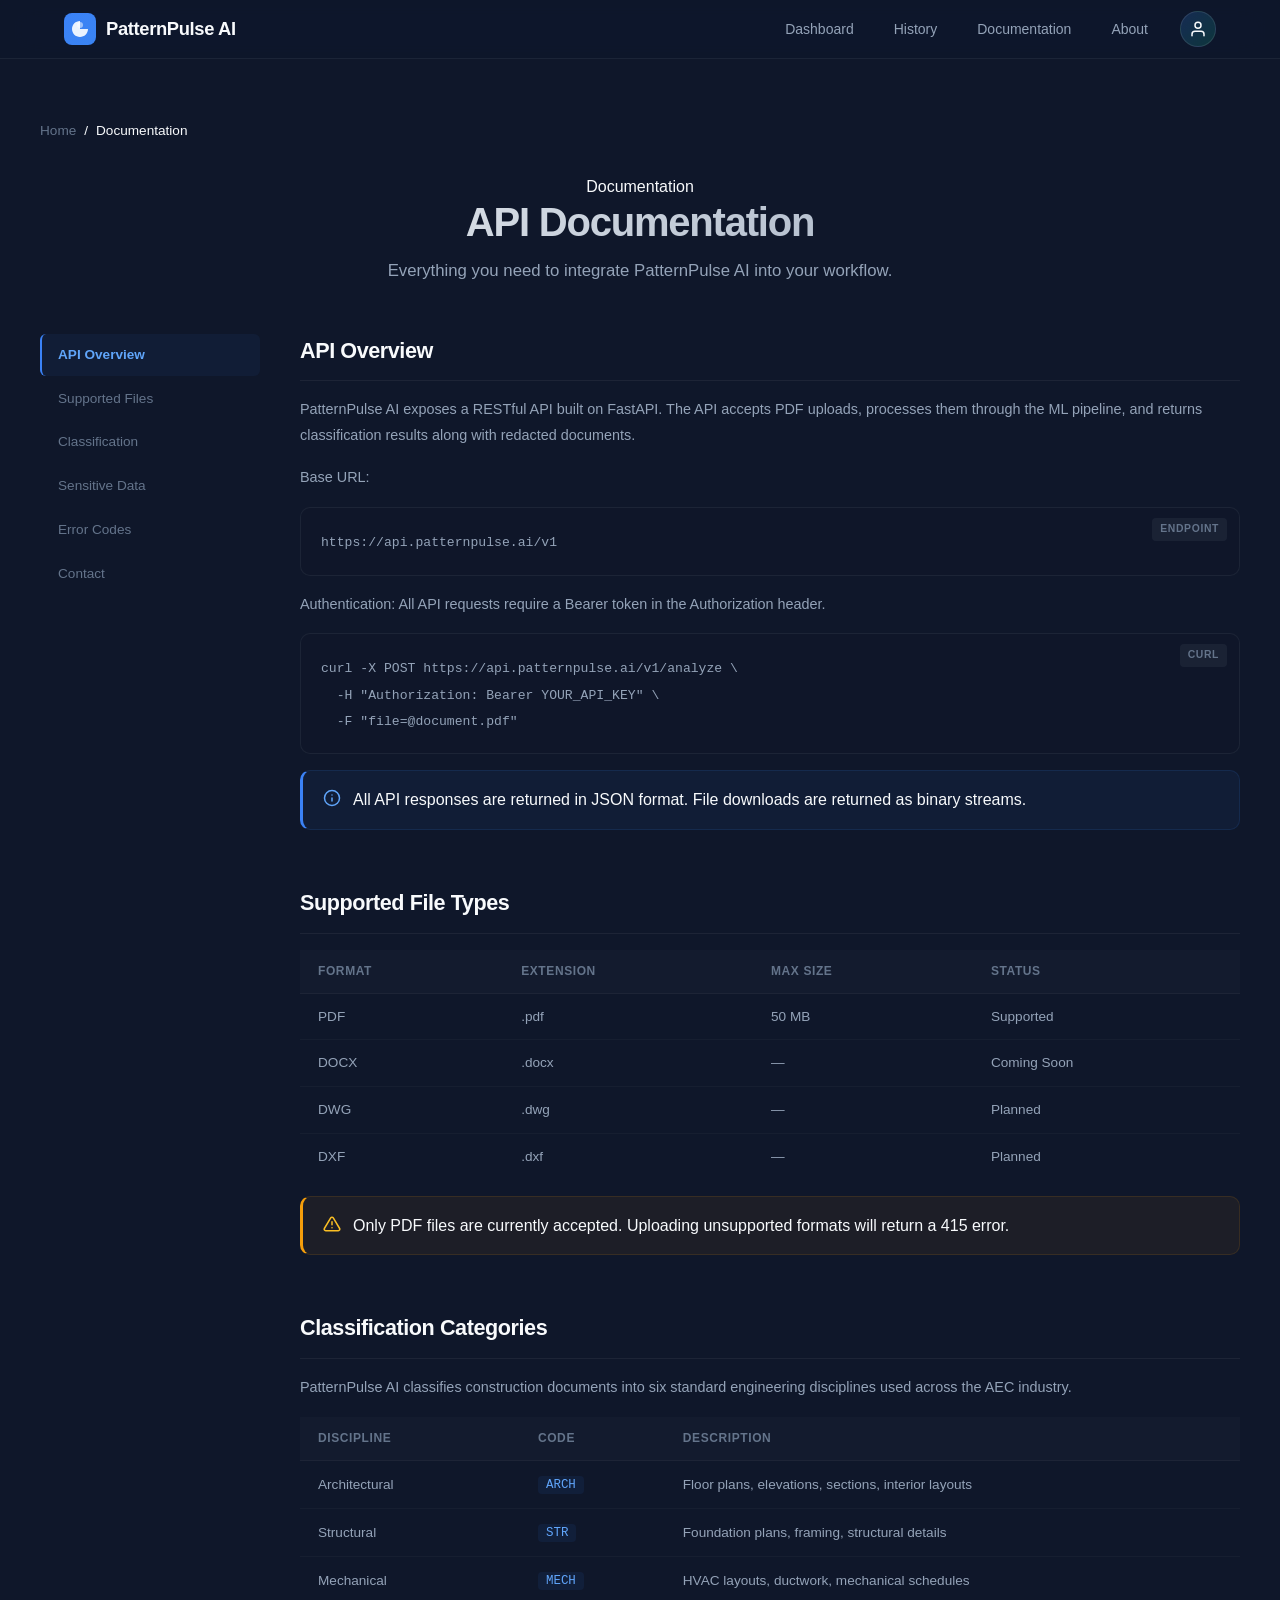
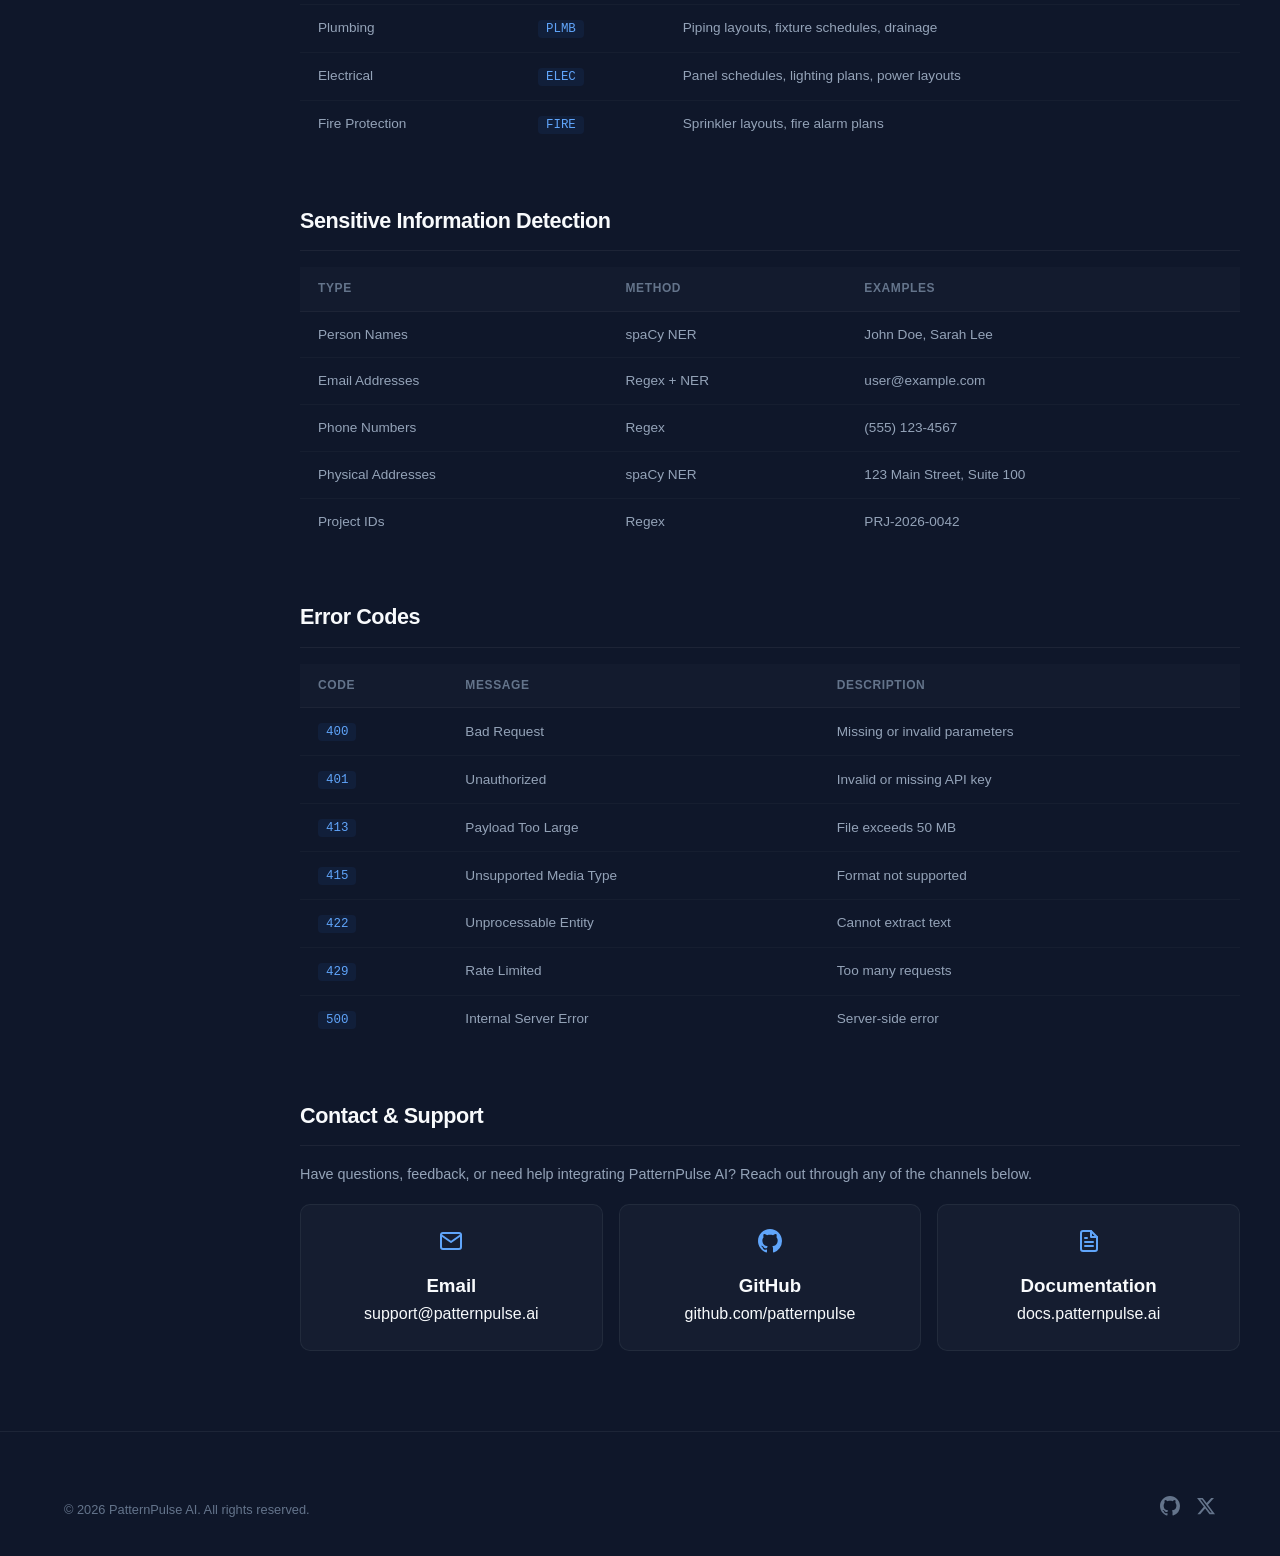
<file: frontend/docs.html>
<!DOCTYPE html>
<html lang="en">
<head>
  <meta charset="UTF-8" />
  <meta name="viewport" content="width=device-width, initial-scale=1.0" />
  <title>Documentation — PatternPulse AI</title>
  <meta name="description" content="API documentation for PatternPulse AI — integrate intelligent document classification and PDF redaction into your workflow." />
  <link rel="stylesheet" href="styles.css" />
  <link rel="stylesheet" href="pages.css" />
  <link rel="stylesheet" href="pages2.css" />
</head>
<body>
  <div class="page-wrapper">

    <nav class="navbar scrolled" id="navbar">
      <div class="nav-container">
        <a href="index.html" class="nav-logo" id="nav-logo">
          <svg class="logo-icon" viewBox="0 0 32 32" fill="none">
            <rect width="32" height="32" rx="8" fill="url(#logoGrad)" />
            <path d="M8 16C8 11.5817 11.5817 8 16 8V16H24C24 20.4183 20.4183 24 16 24C11.5817 24 8 20.4183 8 16Z" fill="white" fill-opacity="0.9"/>
            <circle cx="16" cy="12" r="3" fill="white" fill-opacity="0.5"/>
            <defs><linearGradient id="logoGrad" x1="0" y1="0" x2="32" y2="32"><stop stop-color="#3B82F6"/><stop offset="1" stop-color="#10B981"/></linearGradient></defs>
          </svg>
          <span>PatternPulse AI</span>
        </a>
        <div class="nav-links" id="nav-links">
          <a href="dashboard.html" class="nav-link">Dashboard</a>
          <a href="history.html" class="nav-link">History</a>
          <a href="docs.html" class="nav-link">Documentation</a>
          <a href="about.html" class="nav-link">About</a>
          <a href="profile.html" class="nav-avatar">
            <div class="avatar-circle">
              <svg viewBox="0 0 24 24" fill="none" stroke="currentColor" stroke-width="2" stroke-linecap="round" stroke-linejoin="round">
                <path d="M20 21v-2a4 4 0 0 0-4-4H8a4 4 0 0 0-4 4v2"></path>
                <circle cx="12" cy="7" r="4"></circle>
              </svg>
            </div>
          </a>
        </div>
        <button class="nav-toggle" id="nav-toggle" aria-label="Toggle menu"><span></span><span></span><span></span></button>
      </div>
    </nav>

    <main class="page-main">
      <div class="glow glow-1"></div>
      <div class="glow glow-2"></div>
      <div class="glow glow-3"></div>

      <div class="page-container">

        <!-- Breadcrumb -->
        <div class="breadcrumb">
          <a href="index.html">Home</a>
          <span class="breadcrumb-sep">/</span>
          <span>Documentation</span>
        </div>

        <!-- Page Header -->
        <div class="page-header">
          <span class="page-tag">Documentation</span>
          <h1 class="page-title">API Documentation</h1>
          <p class="page-subtitle">Everything you need to integrate PatternPulse AI into your workflow.</p>
        </div>

        <!-- Docs Layout -->
        <div class="docs-layout fade-in fade-in-delay-1">

          <!-- Sidebar -->
          <div class="docs-sidebar">
            <div class="docs-nav">
              <a href="#api-overview" class="docs-nav-item active">API Overview</a>
              <a href="#supported-files" class="docs-nav-item">Supported Files</a>
              <a href="#classification" class="docs-nav-item">Classification</a>
              <a href="#sensitive-data" class="docs-nav-item">Sensitive Data</a>
              <a href="#error-codes" class="docs-nav-item">Error Codes</a>
              <a href="#contact" class="docs-nav-item">Contact</a>
            </div>
          </div>

          <!-- Content -->
          <div class="docs-content">

            <!-- API Overview -->
            <div class="docs-section" id="api-overview">
              <h2 class="docs-section-title">API Overview</h2>
              <p class="docs-text">PatternPulse AI exposes a RESTful API built on FastAPI. The API accepts PDF uploads, processes them through the ML pipeline, and returns classification results along with redacted documents.</p>
              <p class="docs-text">Base URL:</p>
              <div class="docs-code-block"><span class="code-label">ENDPOINT</span><code>https://api.patternpulse.ai/v1</code></div>
              <p class="docs-text">Authentication: All API requests require a Bearer token in the Authorization header.</p>
              <div class="docs-code-block"><span class="code-label">CURL</span><code>curl -X POST https://api.patternpulse.ai/v1/analyze \
  -H "Authorization: Bearer YOUR_API_KEY" \
  -F "file=@document.pdf"</code></div>
              <div class="docs-callout">
                <svg viewBox="0 0 24 24" fill="none" stroke="currentColor" stroke-width="2" stroke-linecap="round" stroke-linejoin="round"><circle cx="12" cy="12" r="10"/><path d="M12 16v-4"/><path d="M12 8h.01"/></svg>
                <span>All API responses are returned in JSON format. File downloads are returned as binary streams.</span>
              </div>
            </div>

            <!-- Supported Files -->
            <div class="docs-section" id="supported-files">
              <h2 class="docs-section-title">Supported File Types</h2>
              <table class="docs-table">
                <thead>
                  <tr><th>Format</th><th>Extension</th><th>Max Size</th><th>Status</th></tr>
                </thead>
                <tbody>
                  <tr><td>PDF</td><td>.pdf</td><td>50 MB</td><td>Supported</td></tr>
                  <tr><td>DOCX</td><td>.docx</td><td>—</td><td>Coming Soon</td></tr>
                  <tr><td>DWG</td><td>.dwg</td><td>—</td><td>Planned</td></tr>
                  <tr><td>DXF</td><td>.dxf</td><td>—</td><td>Planned</td></tr>
                </tbody>
              </table>
              <div class="docs-callout callout-warn">
                <svg viewBox="0 0 24 24" fill="none" stroke="currentColor" stroke-width="2" stroke-linecap="round" stroke-linejoin="round"><path d="M10.29 3.86L1.82 18a2 2 0 0 0 1.71 3h16.94a2 2 0 0 0 1.71-3L13.71 3.86a2 2 0 0 0-3.42 0z"/><line x1="12" y1="9" x2="12" y2="13"/><line x1="12" y1="17" x2="12.01" y2="17"/></svg>
                <span>Only PDF files are currently accepted. Uploading unsupported formats will return a 415 error.</span>
              </div>
            </div>

            <!-- Classification Categories -->
            <div class="docs-section" id="classification">
              <h2 class="docs-section-title">Classification Categories</h2>
              <p class="docs-text">PatternPulse AI classifies construction documents into six standard engineering disciplines used across the AEC industry.</p>
              <table class="docs-table">
                <thead>
                  <tr><th>Discipline</th><th>Code</th><th>Description</th></tr>
                </thead>
                <tbody>
                  <tr><td>Architectural</td><td><code>ARCH</code></td><td>Floor plans, elevations, sections, interior layouts</td></tr>
                  <tr><td>Structural</td><td><code>STR</code></td><td>Foundation plans, framing, structural details</td></tr>
                  <tr><td>Mechanical</td><td><code>MECH</code></td><td>HVAC layouts, ductwork, mechanical schedules</td></tr>
                  <tr><td>Plumbing</td><td><code>PLMB</code></td><td>Piping layouts, fixture schedules, drainage</td></tr>
                  <tr><td>Electrical</td><td><code>ELEC</code></td><td>Panel schedules, lighting plans, power layouts</td></tr>
                  <tr><td>Fire Protection</td><td><code>FIRE</code></td><td>Sprinkler layouts, fire alarm plans</td></tr>
                </tbody>
              </table>
            </div>

            <!-- Sensitive Information Detection -->
            <div class="docs-section" id="sensitive-data">
              <h2 class="docs-section-title">Sensitive Information Detection</h2>
              <table class="docs-table">
                <thead>
                  <tr><th>Type</th><th>Method</th><th>Examples</th></tr>
                </thead>
                <tbody>
                  <tr><td>Person Names</td><td>spaCy NER</td><td>John Doe, Sarah Lee</td></tr>
                  <tr><td>Email Addresses</td><td>Regex + NER</td><td>user@example.com</td></tr>
                  <tr><td>Phone Numbers</td><td>Regex</td><td>(555) 123-4567</td></tr>
                  <tr><td>Physical Addresses</td><td>spaCy NER</td><td>123 Main Street, Suite 100</td></tr>
                  <tr><td>Project IDs</td><td>Regex</td><td>PRJ-2026-0042</td></tr>
                </tbody>
              </table>
            </div>

            <!-- Error Codes -->
            <div class="docs-section" id="error-codes">
              <h2 class="docs-section-title">Error Codes</h2>
              <table class="docs-table">
                <thead>
                  <tr><th>Code</th><th>Message</th><th>Description</th></tr>
                </thead>
                <tbody>
                  <tr><td><code>400</code></td><td>Bad Request</td><td>Missing or invalid parameters</td></tr>
                  <tr><td><code>401</code></td><td>Unauthorized</td><td>Invalid or missing API key</td></tr>
                  <tr><td><code>413</code></td><td>Payload Too Large</td><td>File exceeds 50 MB</td></tr>
                  <tr><td><code>415</code></td><td>Unsupported Media Type</td><td>Format not supported</td></tr>
                  <tr><td><code>422</code></td><td>Unprocessable Entity</td><td>Cannot extract text</td></tr>
                  <tr><td><code>429</code></td><td>Rate Limited</td><td>Too many requests</td></tr>
                  <tr><td><code>500</code></td><td>Internal Server Error</td><td>Server-side error</td></tr>
                </tbody>
              </table>
            </div>

            <!-- Contact & Support -->
            <div class="docs-section" id="contact">
              <h2 class="docs-section-title">Contact &amp; Support</h2>
              <p class="docs-text">Have questions, feedback, or need help integrating PatternPulse AI? Reach out through any of the channels below.</p>
              <div class="contact-cards">
                <div class="contact-card">
                  <svg viewBox="0 0 24 24" fill="none" stroke="currentColor" stroke-width="2" stroke-linecap="round" stroke-linejoin="round"><path d="M4 4h16c1.1 0 2 .9 2 2v12c0 1.1-.9 2-2 2H4c-1.1 0-2-.9-2-2V6c0-1.1.9-2 2-2z"/><polyline points="22,6 12,13 2,6"/></svg>
                  <h3>Email</h3>
                  <p>support@patternpulse.ai</p>
                </div>
                <div class="contact-card">
                  <svg viewBox="0 0 24 24" fill="currentColor"><path d="M12 0C5.37 0 0 5.37 0 12c0 5.31 3.435 9.795 8.205 11.385.6.105.825-.255.825-.57 0-.285-.015-1.23-.015-2.235-3.015.555-3.795-.735-4.035-1.41-.135-.345-.72-1.41-1.23-1.695-.42-.225-1.02-.78-.015-.795.945-.015 1.62.87 1.845 1.23 1.08 1.815 2.805 1.305 3.495.99.105-.78.42-1.305.765-1.605-2.67-.3-5.46-1.335-5.46-5.925 0-1.305.465-2.385 1.23-3.225-.12-.3-.54-1.53.12-3.18 0 0 1.005-.315 3.3 1.23.96-.27 1.98-.405 3-.405s2.04.135 3 .405c2.295-1.56 3.3-1.23 3.3-1.23.66 1.65.24 2.88.12 3.18.765.84 1.23 1.905 1.23 3.225 0 4.605-2.805 5.625-5.475 5.925.435.375.81 1.095.81 2.22 0 1.605-.015 2.895-.015 3.3 0 .315.225.69.825.57A12.02 12.02 0 0024 12c0-6.63-5.37-12-12-12z"/></svg>
                  <h3>GitHub</h3>
                  <p>github.com/patternpulse</p>
                </div>
                <div class="contact-card">
                  <svg viewBox="0 0 24 24" fill="none" stroke="currentColor" stroke-width="2" stroke-linecap="round" stroke-linejoin="round"><path d="M14 2H6a2 2 0 0 0-2 2v16a2 2 0 0 0 2 2h12a2 2 0 0 0 2-2V8z"/><polyline points="14 2 14 8 20 8"/><line x1="16" y1="13" x2="8" y2="13"/><line x1="16" y1="17" x2="8" y2="17"/><polyline points="10 9 9 9 8 9"/></svg>
                  <h3>Documentation</h3>
                  <p>docs.patternpulse.ai</p>
                </div>
              </div>
            </div>

          </div>
        </div>

      </div>
    </main>

    <footer class="footer"><div class="footer-container"><div class="footer-bottom" style="border-top:none;padding-top:0;"><p>&copy; 2026 PatternPulse AI. All rights reserved.</p><div class="footer-socials"><a href="#" aria-label="GitHub"><svg width="20" height="20" viewBox="0 0 24 24" fill="currentColor"><path d="M12 0C5.37 0 0 5.37 0 12c0 5.31 3.435 9.795 8.205 11.385.6.105.825-.255.825-.57 0-.285-.015-1.23-.015-2.235-3.015.555-3.795-.735-4.035-1.41-.135-.345-.72-1.41-1.23-1.695-.42-.225-1.02-.78-.015-.795.945-.015 1.62.87 1.845 1.23 1.08 1.815 2.805 1.305 3.495.99.105-.78.42-1.305.765-1.605-2.67-.3-5.46-1.335-5.46-5.925 0-1.305.465-2.385 1.23-3.225-.12-.3-.54-1.53.12-3.18 0 0 1.005-.315 3.3 1.23.96-.27 1.98-.405 3-.405s2.04.135 3 .405c2.295-1.56 3.3-1.23 3.3-1.23.66 1.65.24 2.88.12 3.18.765.84 1.23 1.905 1.23 3.225 0 4.605-2.805 5.625-5.475 5.925.435.375.81 1.095.81 2.22 0 1.605-.015 2.895-.015 3.3 0 .315.225.69.825.57A12.02 12.02 0 0024 12c0-6.63-5.37-12-12-12z"/></svg></a><a href="#" aria-label="Twitter"><svg width="20" height="20" viewBox="0 0 24 24" fill="currentColor"><path d="M18.244 2.25h3.308l-7.227 8.26 8.502 11.24H16.17l-5.214-6.817L4.99 21.75H1.68l7.73-8.835L1.254 2.25H8.08l4.713 6.231zm-1.161 17.52h1.833L7.084 4.126H5.117z"/></svg></a></div></div></div></footer>

  </div>

  <script>
    const navToggle = document.getElementById('nav-toggle');
    const navLinks = document.getElementById('nav-links');
    navToggle.addEventListener('click', () => {
      navToggle.classList.toggle('active');
      navLinks.classList.toggle('open');
    });
    navLinks.querySelectorAll('a').forEach(link => {
      link.addEventListener('click', () => {
        navToggle.classList.remove('active');
        navLinks.classList.remove('open');
      });
    });
    // Scroll spy for docs sidebar
    const sections = document.querySelectorAll('.docs-section');
    const navItems = document.querySelectorAll('.docs-nav-item');
    window.addEventListener('scroll', () => {
      let current = '';
      sections.forEach(section => {
        if (window.scrollY >= section.offsetTop - 120) current = section.id;
      });
      navItems.forEach(item => {
        item.classList.toggle('active', item.getAttribute('href') === '#' + current);
      });
    });
    // Smooth scroll for sidebar links
    navItems.forEach(item => {
      item.addEventListener('click', (e) => {
        e.preventDefault();
        const target = document.querySelector(item.getAttribute('href'));
        if (target) target.scrollIntoView({ behavior: 'smooth' });
      });
    });
  </script>
</body>
</html>
</file>
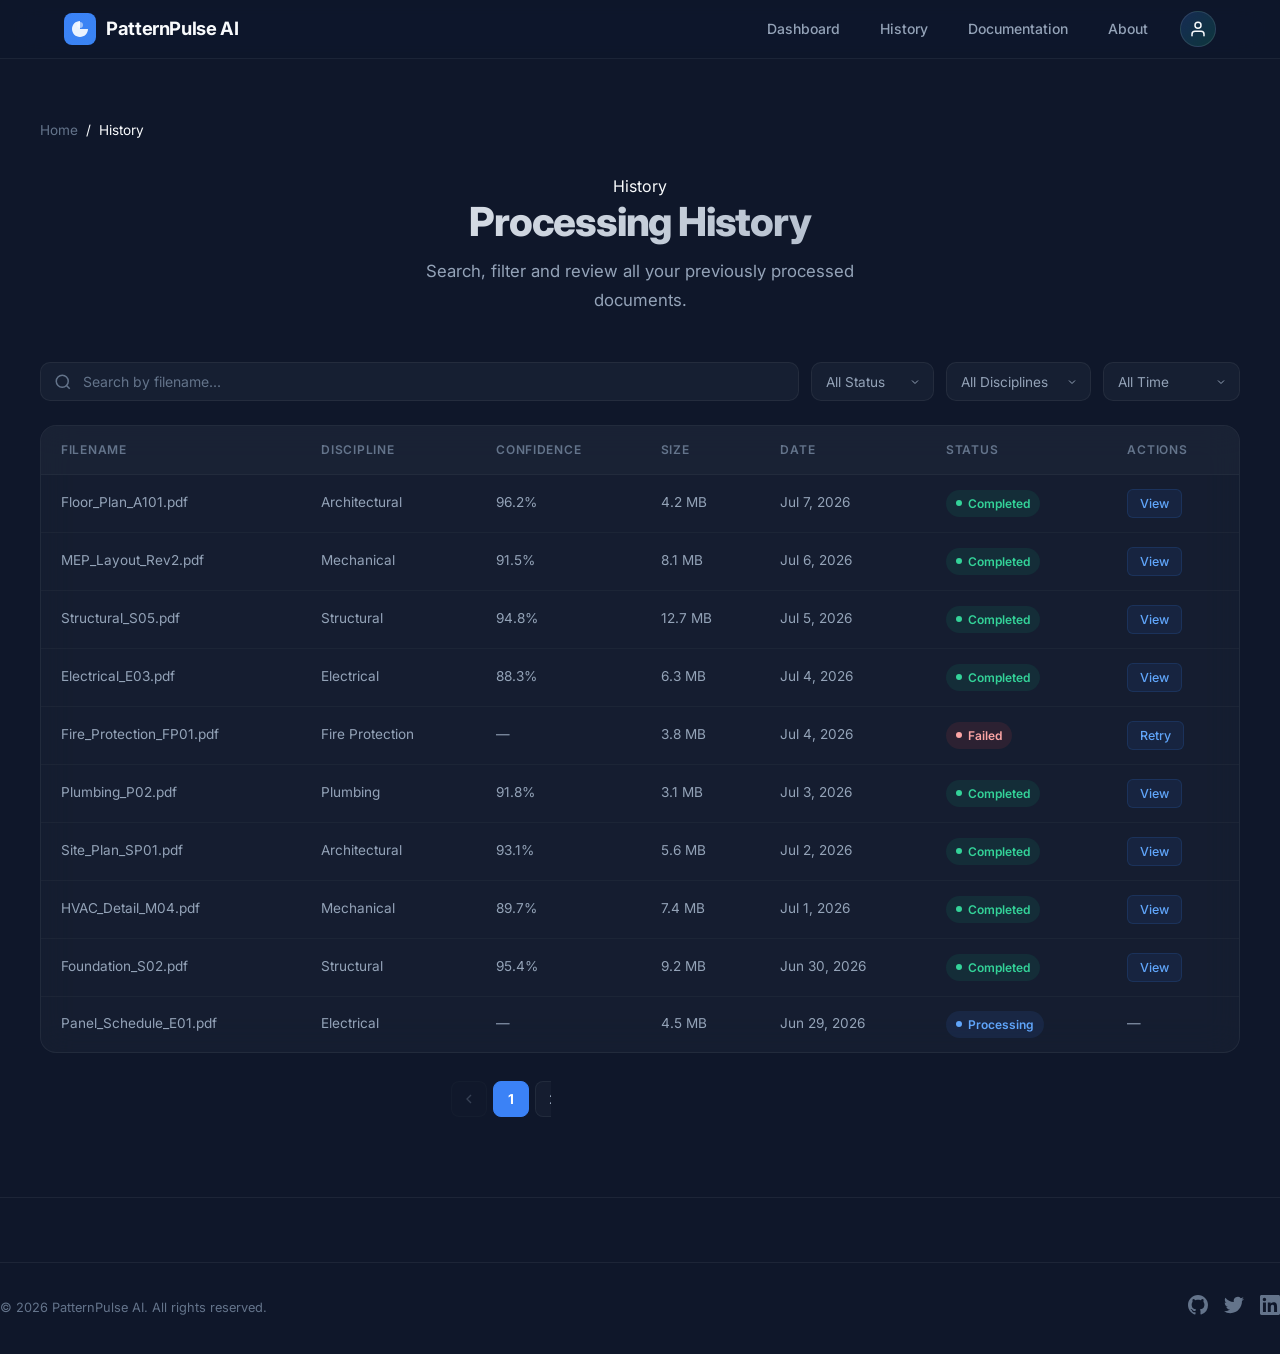
<file: frontend/history.html>
<!DOCTYPE html>
<html lang="en">
<head>
  <meta charset="UTF-8" />
  <meta name="viewport" content="width=device-width, initial-scale=1.0" />
  <title>History — PatternPulse AI</title>
  <meta name="description" content="View and manage your document processing history with PatternPulse AI. Search, filter and review all previously analyzed construction documents." />
  <link rel="preconnect" href="https://fonts.googleapis.com" />
  <link rel="preconnect" href="https://fonts.gstatic.com" crossorigin />
  <link href="https://fonts.googleapis.com/css2?family=Inter:wght@300;400;500;600;700;800;900&display=swap" rel="stylesheet" />
  <link rel="stylesheet" href="styles.css" />
  <link rel="stylesheet" href="pages.css" />
  <link rel="stylesheet" href="pages2.css" />
</head>
<body>
  <div class="page-wrapper">

    <nav class="navbar scrolled" id="navbar">
      <div class="nav-container">
        <a href="index.html" class="nav-logo" id="nav-logo">
          <svg class="logo-icon" viewBox="0 0 32 32" fill="none">
            <rect width="32" height="32" rx="8" fill="url(#logoGrad)" />
            <path d="M8 16C8 11.5817 11.5817 8 16 8V16H24C24 20.4183 20.4183 24 16 24C11.5817 24 8 20.4183 8 16Z" fill="white" fill-opacity="0.9"/>
            <circle cx="16" cy="12" r="3" fill="white" fill-opacity="0.5"/>
            <defs><linearGradient id="logoGrad" x1="0" y1="0" x2="32" y2="32"><stop stop-color="#3B82F6"/><stop offset="1" stop-color="#10B981"/></linearGradient></defs>
          </svg>
          <span>PatternPulse AI</span>
        </a>
        <div class="nav-links" id="nav-links">
          <a href="dashboard.html" class="nav-link">Dashboard</a>
          <a href="history.html" class="nav-link">History</a>
          <a href="docs.html" class="nav-link">Documentation</a>
          <a href="about.html" class="nav-link">About</a>
          <a href="profile.html" class="nav-avatar">
            <div class="avatar-circle">
              <svg viewBox="0 0 24 24" fill="none" stroke="currentColor" stroke-width="2" stroke-linecap="round" stroke-linejoin="round">
                <path d="M20 21v-2a4 4 0 0 0-4-4H8a4 4 0 0 0-4 4v2"></path>
                <circle cx="12" cy="7" r="4"></circle>
              </svg>
            </div>
          </a>
        </div>
        <button class="nav-toggle" id="nav-toggle" aria-label="Toggle menu"><span></span><span></span><span></span></button>
      </div>
    </nav>

    <main class="page-main">
      <div class="page-glow page-glow-1"></div>
      <div class="page-glow page-glow-2"></div>

      <div class="page-container">

        <nav class="breadcrumb fade-in">
          <a href="index.html">Home</a>
          <span class="breadcrumb-sep">/</span>
          <span>History</span>
        </nav>

        <header class="page-header fade-in">
          <span class="page-tag">History</span>
          <h1 class="page-title">Processing History</h1>
          <p class="page-subtitle">Search, filter and review all your previously processed documents.</p>
        </header>

        <div class="history-toolbar fade-in fade-in-delay-1">
          <div class="search-input-wrap">
            <svg viewBox="0 0 24 24" fill="none" stroke="currentColor" stroke-width="2"><circle cx="11" cy="11" r="8"/><line x1="21" y1="21" x2="16.65" y2="16.65"/></svg>
            <input type="text" class="search-input" id="search-input" placeholder="Search by filename..." />
          </div>
          <select class="filter-select" id="filter-status">
            <option value="all">All Status</option>
            <option value="completed">Completed</option>
            <option value="processing">Processing</option>
            <option value="failed">Failed</option>
          </select>
          <select class="filter-select" id="filter-discipline">
            <option value="all">All Disciplines</option>
            <option value="architectural">Architectural</option>
            <option value="structural">Structural</option>
            <option value="mechanical">Mechanical</option>
            <option value="plumbing">Plumbing</option>
            <option value="electrical">Electrical</option>
            <option value="fire protection">Fire Protection</option>
          </select>
          <select class="filter-select" id="filter-date">
            <option value="all">All Time</option>
            <option value="7">Last 7 Days</option>
            <option value="30">Last 30 Days</option>
            <option value="90">Last 90 Days</option>
          </select>
        </div>

        <div class="history-table-wrap fade-in fade-in-delay-2">
          <table class="history-table" id="history-table">
            <thead>
              <tr>
                <th>Filename</th>
                <th>Discipline</th>
                <th>Confidence</th>
                <th>Size</th>
                <th>Date</th>
                <th>Status</th>
                <th>Actions</th>
              </tr>
            </thead>
            <tbody>
              <tr>
                <td>Floor_Plan_A101.pdf</td>
                <td>Architectural</td>
                <td>96.2%</td>
                <td>4.2 MB</td>
                <td>Jul 7, 2026</td>
                <td><span class="history-status completed"><span class="status-dot"></span>Completed</span></td>
                <td><button class="history-action-btn" onclick="window.location.href='results.html'">View</button></td>
              </tr>
              <tr>
                <td>MEP_Layout_Rev2.pdf</td>
                <td>Mechanical</td>
                <td>91.5%</td>
                <td>8.1 MB</td>
                <td>Jul 6, 2026</td>
                <td><span class="history-status completed"><span class="status-dot"></span>Completed</span></td>
                <td><button class="history-action-btn" onclick="window.location.href='results.html'">View</button></td>
              </tr>
              <tr>
                <td>Structural_S05.pdf</td>
                <td>Structural</td>
                <td>94.8%</td>
                <td>12.7 MB</td>
                <td>Jul 5, 2026</td>
                <td><span class="history-status completed"><span class="status-dot"></span>Completed</span></td>
                <td><button class="history-action-btn" onclick="window.location.href='results.html'">View</button></td>
              </tr>
              <tr>
                <td>Electrical_E03.pdf</td>
                <td>Electrical</td>
                <td>88.3%</td>
                <td>6.3 MB</td>
                <td>Jul 4, 2026</td>
                <td><span class="history-status completed"><span class="status-dot"></span>Completed</span></td>
                <td><button class="history-action-btn" onclick="window.location.href='results.html'">View</button></td>
              </tr>
              <tr>
                <td>Fire_Protection_FP01.pdf</td>
                <td>Fire Protection</td>
                <td>—</td>
                <td>3.8 MB</td>
                <td>Jul 4, 2026</td>
                <td><span class="history-status failed"><span class="status-dot"></span>Failed</span></td>
                <td><button class="history-action-btn">Retry</button></td>
              </tr>
              <tr>
                <td>Plumbing_P02.pdf</td>
                <td>Plumbing</td>
                <td>91.8%</td>
                <td>3.1 MB</td>
                <td>Jul 3, 2026</td>
                <td><span class="history-status completed"><span class="status-dot"></span>Completed</span></td>
                <td><button class="history-action-btn" onclick="window.location.href='results.html'">View</button></td>
              </tr>
              <tr>
                <td>Site_Plan_SP01.pdf</td>
                <td>Architectural</td>
                <td>93.1%</td>
                <td>5.6 MB</td>
                <td>Jul 2, 2026</td>
                <td><span class="history-status completed"><span class="status-dot"></span>Completed</span></td>
                <td><button class="history-action-btn" onclick="window.location.href='results.html'">View</button></td>
              </tr>
              <tr>
                <td>HVAC_Detail_M04.pdf</td>
                <td>Mechanical</td>
                <td>89.7%</td>
                <td>7.4 MB</td>
                <td>Jul 1, 2026</td>
                <td><span class="history-status completed"><span class="status-dot"></span>Completed</span></td>
                <td><button class="history-action-btn" onclick="window.location.href='results.html'">View</button></td>
              </tr>
              <tr>
                <td>Foundation_S02.pdf</td>
                <td>Structural</td>
                <td>95.4%</td>
                <td>9.2 MB</td>
                <td>Jun 30, 2026</td>
                <td><span class="history-status completed"><span class="status-dot"></span>Completed</span></td>
                <td><button class="history-action-btn" onclick="window.location.href='results.html'">View</button></td>
              </tr>
              <tr>
                <td>Panel_Schedule_E01.pdf</td>
                <td>Electrical</td>
                <td>—</td>
                <td>4.5 MB</td>
                <td>Jun 29, 2026</td>
                <td><span class="history-status processing"><span class="status-dot"></span>Processing</span></td>
                <td>—</td>
              </tr>
            </tbody>
          </table>
        </div>

        <div class="pagination fade-in fade-in-delay-3">
          <button class="page-btn disabled"><svg width="16" height="16" viewBox="0 0 24 24" fill="none" stroke="currentColor" stroke-width="2"><polyline points="15 18 9 12 15 6"/></svg></button>
          <button class="page-btn active">1</button>
          <button class="page-btn">2</button>
          <button class="page-btn">3</button>
          <button class="page-btn">4</button>
          <button class="page-btn">5</button>
          <span class="page-info">Page 1 of 5</span>
          <button class="page-btn"><svg width="16" height="16" viewBox="0 0 24 24" fill="none" stroke="currentColor" stroke-width="2"><polyline points="9 18 15 12 9 6"/></svg></button>
        </div>

      </div>
    </main>

    <footer class="footer">
      <div class="footer-bottom">
        <p>&copy; 2026 PatternPulse AI. All rights reserved.</p>
        <div class="footer-socials">
          <a href="#" aria-label="GitHub"><svg width="20" height="20" viewBox="0 0 24 24" fill="currentColor"><path d="M12 0C5.37 0 0 5.37 0 12c0 5.31 3.435 9.795 8.205 11.385.6.105.825-.255.825-.57 0-.285-.015-1.23-.015-2.235-3.015.555-3.795-.735-4.035-1.41-.135-.345-.72-1.41-1.23-1.695-.42-.225-1.02-.78-.015-.795.945-.015 1.62.87 1.845 1.23 1.08 1.815 2.805 1.305 3.495.99.105-.78.42-1.305.765-1.605-2.67-.3-5.46-1.335-5.46-5.925 0-1.305.465-2.385 1.23-3.225-.12-.3-.54-1.53.12-3.18 0 0 1.005-.315 3.3 1.23.96-.27 1.98-.405 3-.405s2.04.135 3 .405c2.295-1.56 3.3-1.23 3.3-1.23.66 1.65.24 2.88.12 3.18.765.84 1.23 1.905 1.23 3.225 0 4.605-2.805 5.625-5.475 5.925.435.375.81 1.095.81 2.22 0 1.605-.015 2.895-.015 3.3 0 .315.225.69.825.57A12.02 12.02 0 0024 12c0-6.63-5.37-12-12-12z"/></svg></a>
          <a href="#" aria-label="Twitter"><svg width="20" height="20" viewBox="0 0 24 24" fill="currentColor"><path d="M23.953 4.57a10 10 0 01-2.825.775 4.958 4.958 0 002.163-2.723c-.951.555-2.005.959-3.127 1.184a4.92 4.92 0 00-8.384 4.482C7.69 8.095 4.067 6.13 1.64 3.162a4.822 4.822 0 00-.666 2.475c0 1.71.87 3.213 2.188 4.096a4.904 4.904 0 01-2.228-.616v.06a4.923 4.923 0 003.946 4.827 4.996 4.996 0 01-2.212.085 4.936 4.936 0 004.604 3.417 9.867 9.867 0 01-6.102 2.105c-.39 0-.779-.023-1.17-.067a13.995 13.995 0 007.557 2.209c9.053 0 13.998-7.496 13.998-13.985 0-.21 0-.42-.015-.63A9.935 9.935 0 0024 4.59z"/></svg></a>
          <a href="#" aria-label="LinkedIn"><svg width="20" height="20" viewBox="0 0 24 24" fill="currentColor"><path d="M20.447 20.452h-3.554v-5.569c0-1.328-.027-3.037-1.852-3.037-1.853 0-2.136 1.445-2.136 2.939v5.667H9.351V9h3.414v1.561h.046c.477-.9 1.637-1.85 3.37-1.85 3.601 0 4.267 2.37 4.267 5.455v6.286zM5.337 7.433c-1.144 0-2.063-.926-2.063-2.065 0-1.138.92-2.063 2.063-2.063 1.14 0 2.064.925 2.064 2.063 0 1.139-.925 2.065-2.064 2.065zm1.782 13.019H3.555V9h3.564v11.452zM22.225 0H1.771C.792 0 0 .774 0 1.729v20.542C0 23.227.792 24 1.771 24h20.451C23.2 24 24 23.227 24 22.271V1.729C24 .774 23.2 0 22.222 0h.003z"/></svg></a>
        </div>
      </div>
    </footer>

  </div>

  <script src="history.js"></script>
</body>
</html>
</file>
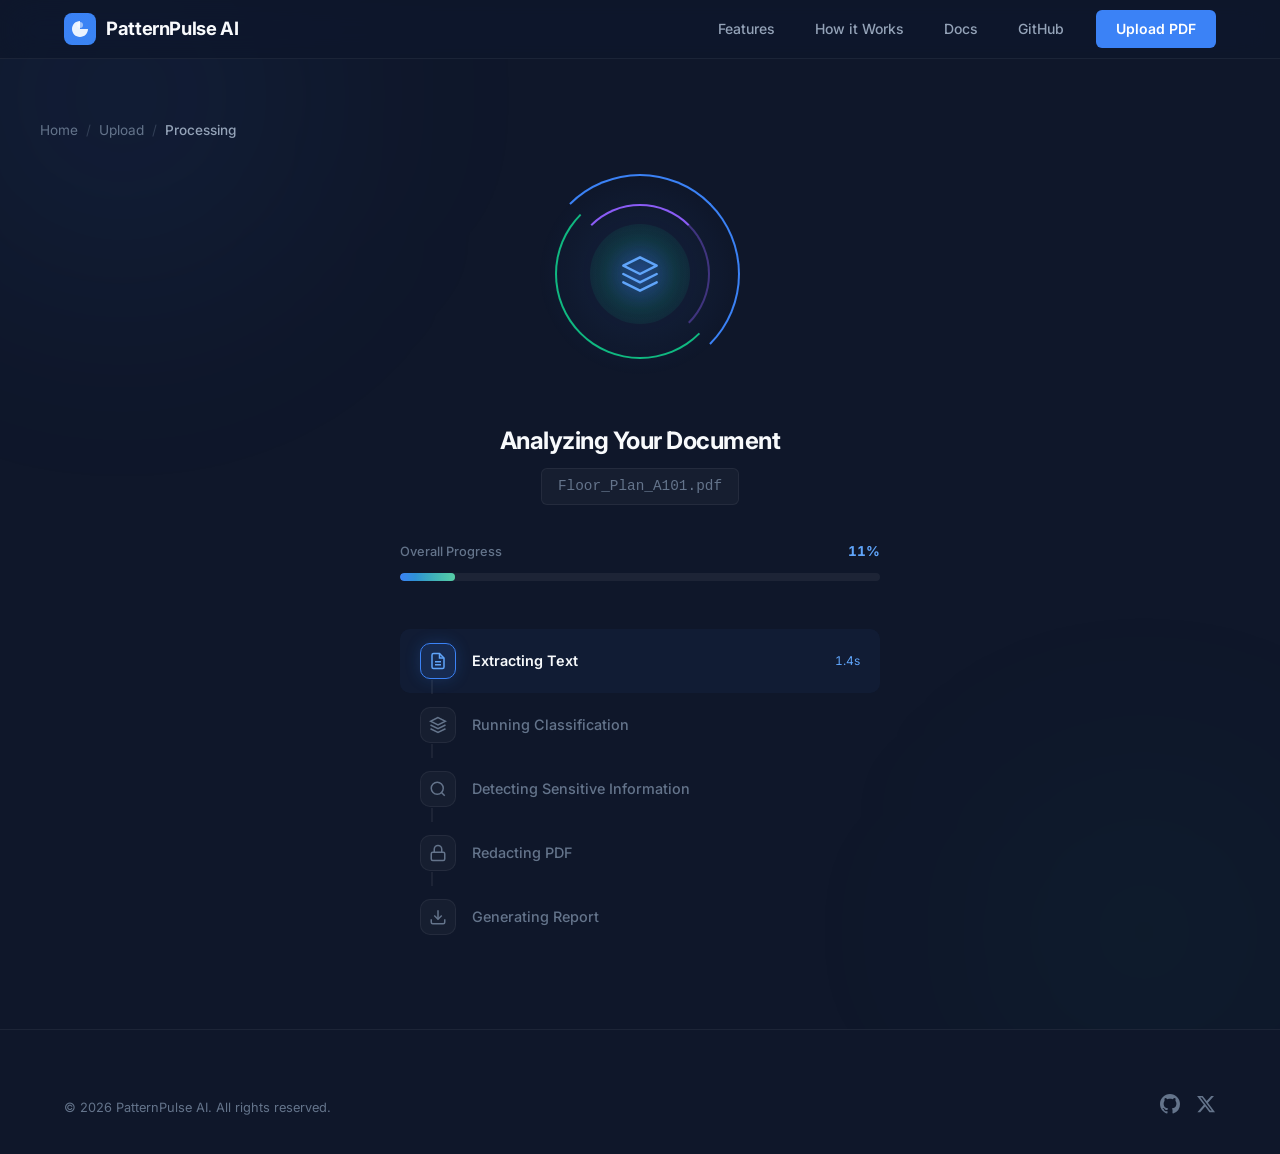
<file: frontend/processing.html>
<!DOCTYPE html>
<html lang="en">
<head>
  <meta charset="UTF-8" />
  <meta name="viewport" content="width=device-width, initial-scale=1.0" />
  <title>Processing — PatternPulse AI</title>
  <meta name="description" content="Your document is being analyzed by PatternPulse AI's machine learning pipeline." />
  <link rel="preconnect" href="https://fonts.googleapis.com" />
  <link rel="preconnect" href="https://fonts.gstatic.com" crossorigin />
  <link href="https://fonts.googleapis.com/css2?family=Inter:wght@300;400;500;600;700;800;900&display=swap" rel="stylesheet" />
  <link rel="stylesheet" href="styles.css" />
  <link rel="stylesheet" href="pages.css" />
</head>
<body>
  <div class="page-wrapper">

    <!-- ===== NAVIGATION ===== -->
    <nav class="navbar scrolled" id="navbar">
      <div class="nav-container">
        <a href="index.html" class="nav-logo" id="nav-logo">
          <svg class="logo-icon" viewBox="0 0 32 32" fill="none">
            <rect width="32" height="32" rx="8" fill="url(#logoGrad)" />
            <path d="M8 16C8 11.5817 11.5817 8 16 8V16H24C24 20.4183 20.4183 24 16 24C11.5817 24 8 20.4183 8 16Z" fill="white" fill-opacity="0.9"/>
            <circle cx="16" cy="12" r="3" fill="white" fill-opacity="0.5"/>
            <defs>
              <linearGradient id="logoGrad" x1="0" y1="0" x2="32" y2="32">
                <stop stop-color="#3B82F6"/>
                <stop offset="1" stop-color="#10B981"/>
              </linearGradient>
            </defs>
          </svg>
          <span>PatternPulse AI</span>
        </a>
        <div class="nav-links" id="nav-links">
          <a href="index.html#features" class="nav-link">Features</a>
          <a href="index.html#how-it-works" class="nav-link">How it Works</a>
          <a href="#" class="nav-link">Docs</a>
          <a href="#" class="nav-link">GitHub</a>
          <a href="upload.html" class="nav-cta">Upload PDF</a>
        </div>
        <button class="nav-toggle" id="nav-toggle" aria-label="Toggle menu">
          <span></span><span></span><span></span>
        </button>
      </div>
    </nav>

    <!-- ===== MAIN ===== -->
    <main class="page-main">
      <div class="hero-glow hero-glow-1"></div>
      <div class="hero-glow hero-glow-2"></div>

      <div class="page-container">
        <!-- Breadcrumb -->
        <div class="breadcrumb fade-in">
          <a href="index.html">Home</a>
          <span class="separator">/</span>
          <a href="upload.html">Upload</a>
          <span class="separator">/</span>
          <span class="current">Processing</span>
        </div>

        <!-- Processing Center -->
        <div class="processing-center">

          <!-- Animated Orb -->
          <div class="processing-orb-container fade-in">
            <div class="orb-glow"></div>
            <div class="processing-orb">
              <div class="orb-ring orb-ring-1"></div>
              <div class="orb-ring orb-ring-2"></div>
              <div class="orb-ring orb-ring-3"></div>
              <div class="orb-core">
                <svg viewBox="0 0 24 24" fill="none" stroke="currentColor" stroke-width="1.5" stroke-linecap="round" stroke-linejoin="round">
                  <path d="M12 2L2 7l10 5 10-5-10-5z"/>
                  <path d="M2 17l10 5 10-5"/>
                  <path d="M2 12l10 5 10-5"/>
                </svg>
              </div>
            </div>
          </div>

          <!-- Title -->
          <h1 class="processing-title fade-in fade-in-delay-1">Analyzing Your Document</h1>
          <div class="processing-filename fade-in fade-in-delay-1" id="proc-filename">Floor_Plan_A101.pdf</div>

          <!-- Overall Progress -->
          <div class="processing-progress fade-in fade-in-delay-2" id="processing-progress">
            <div class="progress-header">
              <span class="progress-label">Overall Progress</span>
              <span class="progress-percent" id="proc-progress-percent">0%</span>
            </div>
            <div class="progress-bar-track">
              <div class="progress-bar-fill" id="proc-progress-fill"></div>
            </div>
          </div>

          <!-- Processing Steps -->
          <div class="processing-steps fade-in fade-in-delay-3" id="processing-steps">
            <div class="proc-step" id="proc-step-0" data-step="0">
              <div class="proc-step-icon">
                <svg width="18" height="18" viewBox="0 0 24 24" fill="none" stroke="currentColor" stroke-width="2"><path d="M14 2H6a2 2 0 00-2 2v16a2 2 0 002 2h12a2 2 0 002-2V8z"/><polyline points="14 2 14 8 20 8"/><line x1="16" y1="13" x2="8" y2="13"/><line x1="16" y1="17" x2="8" y2="17"/></svg>
              </div>
              <span class="proc-step-text">Extracting Text</span>
              <span class="proc-step-time" id="time-0"></span>
            </div>
            <div class="proc-step" id="proc-step-1" data-step="1">
              <div class="proc-step-icon">
                <svg width="18" height="18" viewBox="0 0 24 24" fill="none" stroke="currentColor" stroke-width="2"><path d="M12 2L2 7l10 5 10-5-10-5z"/><path d="M2 17l10 5 10-5"/><path d="M2 12l10 5 10-5"/></svg>
              </div>
              <span class="proc-step-text">Running Classification</span>
              <span class="proc-step-time" id="time-1"></span>
            </div>
            <div class="proc-step" id="proc-step-2" data-step="2">
              <div class="proc-step-icon">
                <svg width="18" height="18" viewBox="0 0 24 24" fill="none" stroke="currentColor" stroke-width="2"><circle cx="11" cy="11" r="8"/><line x1="21" y1="21" x2="16.65" y2="16.65"/></svg>
              </div>
              <span class="proc-step-text">Detecting Sensitive Information</span>
              <span class="proc-step-time" id="time-2"></span>
            </div>
            <div class="proc-step" id="proc-step-3" data-step="3">
              <div class="proc-step-icon">
                <svg width="18" height="18" viewBox="0 0 24 24" fill="none" stroke="currentColor" stroke-width="2"><rect x="3" y="11" width="18" height="11" rx="2"/><path d="M7 11V7a5 5 0 0110 0v4"/></svg>
              </div>
              <span class="proc-step-text">Redacting PDF</span>
              <span class="proc-step-time" id="time-3"></span>
            </div>
            <div class="proc-step" id="proc-step-4" data-step="4">
              <div class="proc-step-icon">
                <svg width="18" height="18" viewBox="0 0 24 24" fill="none" stroke="currentColor" stroke-width="2"><path d="M21 15v4a2 2 0 01-2 2H5a2 2 0 01-2-2v-4"/><polyline points="7 10 12 15 17 10"/><line x1="12" y1="15" x2="12" y2="3"/></svg>
              </div>
              <span class="proc-step-text">Generating Report</span>
              <span class="proc-step-time" id="time-4"></span>
            </div>
          </div>

          <!-- Done State -->
          <div class="processing-done" id="processing-done">
            <div class="done-badge">
              <svg viewBox="0 0 24 24" fill="none" stroke="currentColor" stroke-width="2.5" stroke-linecap="round" stroke-linejoin="round"><path d="M22 11.08V12a10 10 0 11-5.93-9.14"/><polyline points="22 4 12 14.01 9 11.01"/></svg>
              Analysis Complete
            </div>
            <a href="results.html" class="btn btn-primary">
              View Results
              <svg width="16" height="16" viewBox="0 0 24 24" fill="none" stroke="currentColor" stroke-width="2" stroke-linecap="round" stroke-linejoin="round"><line x1="5" y1="12" x2="19" y2="12"/><polyline points="12 5 19 12 12 19"/></svg>
            </a>
          </div>

        </div>
      </div>
    </main>

    <!-- ===== FOOTER ===== -->
    <footer class="footer" id="footer">
      <div class="footer-container">
        <div class="footer-bottom" style="border-top: none; padding-top: 0;">
          <p>&copy; 2026 PatternPulse AI. All rights reserved.</p>
          <div class="footer-socials">
            <a href="#" aria-label="GitHub">
              <svg width="20" height="20" viewBox="0 0 24 24" fill="currentColor"><path d="M12 0C5.37 0 0 5.37 0 12c0 5.31 3.435 9.795 8.205 11.385.6.105.825-.255.825-.57 0-.285-.015-1.23-.015-2.235-3.015.555-3.795-.735-4.035-1.41-.135-.345-.72-1.41-1.23-1.695-.42-.225-1.02-.78-.015-.795.945-.015 1.62.87 1.845 1.23 1.08 1.815 2.805 1.305 3.495.99.105-.78.42-1.305.765-1.605-2.67-.3-5.46-1.335-5.46-5.925 0-1.305.465-2.385 1.23-3.225-.12-.3-.54-1.53.12-3.18 0 0 1.005-.315 3.3 1.23.96-.27 1.98-.405 3-.405s2.04.135 3 .405c2.295-1.56 3.3-1.23 3.3-1.23.66 1.65.24 2.88.12 3.18.765.84 1.23 1.905 1.23 3.225 0 4.605-2.805 5.625-5.475 5.925.435.375.81 1.095.81 2.22 0 1.605-.015 2.895-.015 3.3 0 .315.225.69.825.57A12.02 12.02 0 0024 12c0-6.63-5.37-12-12-12z"/></svg>
            </a>
            <a href="#" aria-label="Twitter">
              <svg width="20" height="20" viewBox="0 0 24 24" fill="currentColor"><path d="M18.244 2.25h3.308l-7.227 8.26 8.502 11.24H16.17l-5.214-6.817L4.99 21.75H1.68l7.73-8.835L1.254 2.25H8.08l4.713 6.231zm-1.161 17.52h1.833L7.084 4.126H5.117z"/></svg>
            </a>
          </div>
        </div>
      </div>
    </footer>

  </div>

  <script src="processing.js"></script>
</body>
</html>
</file>
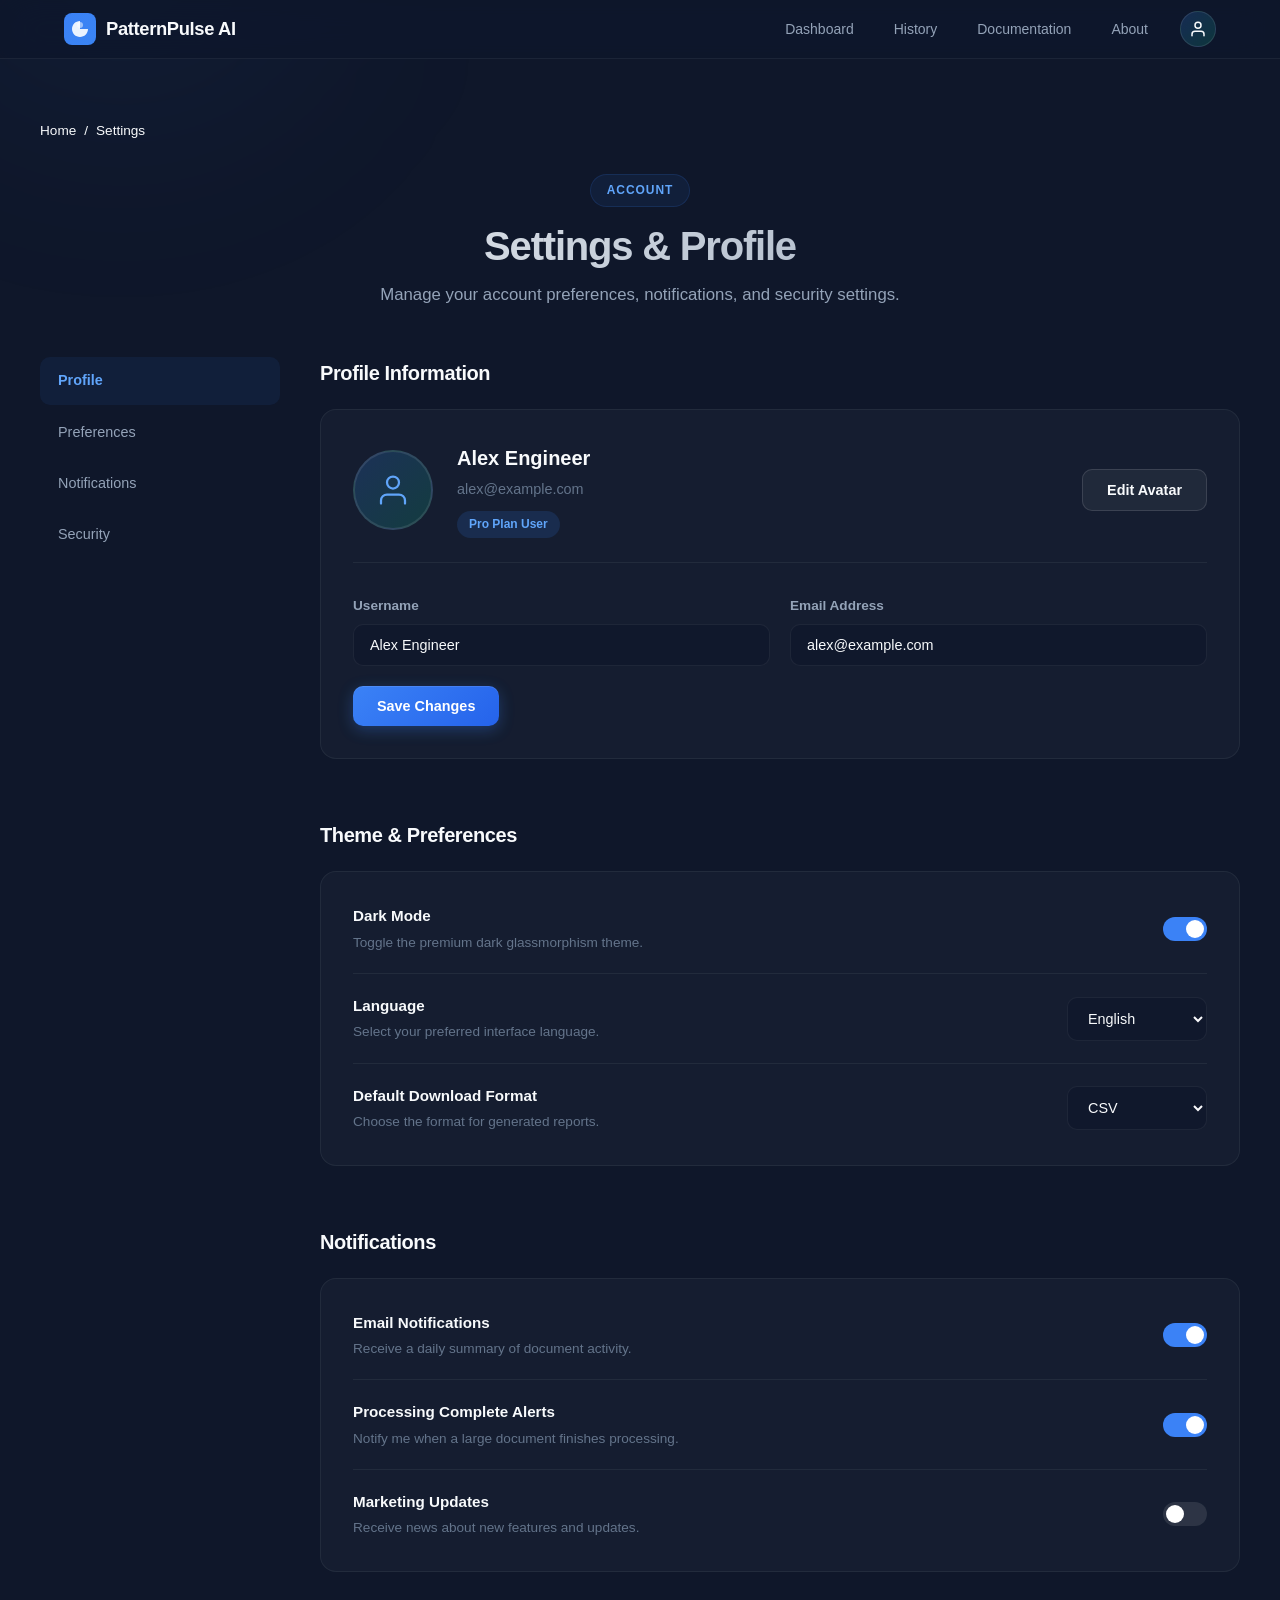
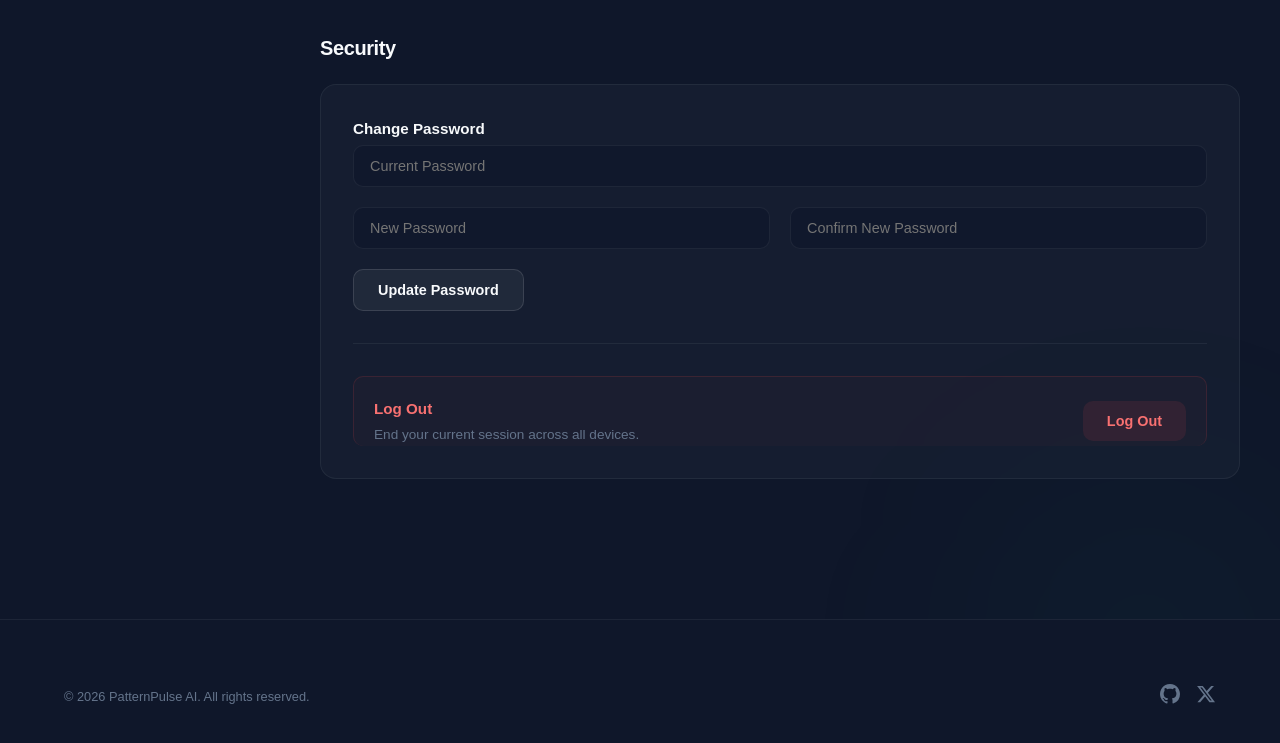
<file: frontend/profile.html>
<!DOCTYPE html>
<html lang="en">
<head>
  <meta charset="UTF-8" />
  <meta name="viewport" content="width=device-width, initial-scale=1.0" />
  <title>Settings — PatternPulse AI</title>
  <meta name="description" content="Manage your PatternPulse AI account settings and preferences." />
  <link rel="stylesheet" href="styles.css" />
  <link rel="stylesheet" href="pages.css" />
  <link rel="stylesheet" href="pages2.css" />
</head>
<body>
  <div class="page-wrapper">

    <nav class="navbar scrolled" id="navbar">
      <div class="nav-container">
        <a href="index.html" class="nav-logo" id="nav-logo">
          <svg class="logo-icon" viewBox="0 0 32 32" fill="none">
            <rect width="32" height="32" rx="8" fill="url(#logoGrad)" />
            <path d="M8 16C8 11.5817 11.5817 8 16 8V16H24C24 20.4183 20.4183 24 16 24C11.5817 24 8 20.4183 8 16Z" fill="white" fill-opacity="0.9"/>
            <circle cx="16" cy="12" r="3" fill="white" fill-opacity="0.5"/>
            <defs><linearGradient id="logoGrad" x1="0" y1="0" x2="32" y2="32"><stop stop-color="#3B82F6"/><stop offset="1" stop-color="#10B981"/></linearGradient></defs>
          </svg>
          <span>PatternPulse AI</span>
        </a>
        <div class="nav-links" id="nav-links">
          <a href="dashboard.html" class="nav-link">Dashboard</a>
          <a href="history.html" class="nav-link">History</a>
          <a href="docs.html" class="nav-link">Documentation</a>
          <a href="about.html" class="nav-link">About</a>
          <a href="profile.html" class="nav-avatar">
            <div class="avatar-circle">
              <svg viewBox="0 0 24 24" fill="none" stroke="currentColor" stroke-width="2" stroke-linecap="round" stroke-linejoin="round">
                <path d="M20 21v-2a4 4 0 0 0-4-4H8a4 4 0 0 0-4 4v2"></path>
                <circle cx="12" cy="7" r="4"></circle>
              </svg>
            </div>
          </a>
        </div>
        <button class="nav-toggle" id="nav-toggle" aria-label="Toggle menu"><span></span><span></span><span></span></button>
      </div>
    </nav>

    <main class="page-main">
      <div class="hero-glow hero-glow-1"></div>
      <div class="hero-glow hero-glow-2"></div>

      <div class="page-container">
        <div class="breadcrumb fade-in">Home <span class="breadcrumb-sep">/</span> Settings</div>
        
        <div class="page-header fade-in">
          <span class="section-tag">Account</span>
          <h1 class="page-title">Settings & Profile</h1>
          <p class="page-subtitle">Manage your account preferences, notifications, and security settings.</p>
        </div>

        <div class="settings-layout fade-in fade-in-delay-1">
          <!-- Sidebar -->
          <div class="settings-sidebar">
            <div class="settings-nav">
              <a href="#profile" class="settings-nav-item active">Profile</a>
              <a href="#preferences" class="settings-nav-item">Preferences</a>
              <a href="#notifications" class="settings-nav-item">Notifications</a>
              <a href="#security" class="settings-nav-item">Security</a>
            </div>
          </div>

          <!-- Content -->
          <div class="settings-content">
            
            <!-- Profile Section -->
            <div class="settings-section" id="profile">
              <h2 class="settings-section-title">Profile Information</h2>
              <div class="settings-card">
                <div class="profile-header">
                  <div class="profile-avatar-large">
                    <svg viewBox="0 0 24 24" fill="none" stroke="currentColor" stroke-width="1.5" stroke-linecap="round" stroke-linejoin="round">
                      <path d="M20 21v-2a4 4 0 0 0-4-4H8a4 4 0 0 0-4 4v2"></path>
                      <circle cx="12" cy="7" r="4"></circle>
                    </svg>
                  </div>
                  <div class="profile-info">
                    <h3 class="profile-name">Alex Engineer</h3>
                    <p class="profile-email">alex@example.com</p>
                    <span class="profile-role">Pro Plan User</span>
                  </div>
                  <button class="btn btn-secondary profile-edit-btn">Edit Avatar</button>
                </div>
                
                <div class="form-group-row">
                  <div class="form-group">
                    <label class="form-label">Username</label>
                    <input type="text" class="form-input" value="Alex Engineer" />
                  </div>
                  <div class="form-group">
                    <label class="form-label">Email Address</label>
                    <input type="email" class="form-input" value="alex@example.com" />
                  </div>
                </div>
                <button class="btn btn-primary mt-4">Save Changes</button>
              </div>
            </div>

            <!-- Preferences Section -->
            <div class="settings-section" id="preferences">
              <h2 class="settings-section-title">Theme & Preferences</h2>
              <div class="settings-card">
                
                <div class="setting-row">
                  <div class="setting-info">
                    <h4 class="setting-title">Dark Mode</h4>
                    <p class="setting-desc">Toggle the premium dark glassmorphism theme.</p>
                  </div>
                  <label class="toggle-switch">
                    <input type="checkbox" checked />
                    <span class="slider"></span>
                  </label>
                </div>

                <div class="setting-row">
                  <div class="setting-info">
                    <h4 class="setting-title">Language</h4>
                    <p class="setting-desc">Select your preferred interface language.</p>
                  </div>
                  <select class="form-select" style="width: 140px;">
                    <option>English</option>
                    <option>Spanish</option>
                    <option>French</option>
                    <option>German</option>
                  </select>
                </div>

                <div class="setting-row">
                  <div class="setting-info">
                    <h4 class="setting-title">Default Download Format</h4>
                    <p class="setting-desc">Choose the format for generated reports.</p>
                  </div>
                  <select class="form-select" style="width: 140px;">
                    <option>CSV</option>
                    <option>JSON</option>
                    <option>Excel</option>
                  </select>
                </div>

              </div>
            </div>

            <!-- Notifications Section -->
            <div class="settings-section" id="notifications">
              <h2 class="settings-section-title">Notifications</h2>
              <div class="settings-card">
                
                <div class="setting-row">
                  <div class="setting-info">
                    <h4 class="setting-title">Email Notifications</h4>
                    <p class="setting-desc">Receive a daily summary of document activity.</p>
                  </div>
                  <label class="toggle-switch">
                    <input type="checkbox" checked />
                    <span class="slider"></span>
                  </label>
                </div>

                <div class="setting-row">
                  <div class="setting-info">
                    <h4 class="setting-title">Processing Complete Alerts</h4>
                    <p class="setting-desc">Notify me when a large document finishes processing.</p>
                  </div>
                  <label class="toggle-switch">
                    <input type="checkbox" checked />
                    <span class="slider"></span>
                  </label>
                </div>

                <div class="setting-row">
                  <div class="setting-info">
                    <h4 class="setting-title">Marketing Updates</h4>
                    <p class="setting-desc">Receive news about new features and updates.</p>
                  </div>
                  <label class="toggle-switch">
                    <input type="checkbox" />
                    <span class="slider"></span>
                  </label>
                </div>

              </div>
            </div>

            <!-- Security Section -->
            <div class="settings-section" id="security">
              <h2 class="settings-section-title">Security</h2>
              <div class="settings-card">
                
                <h4 class="setting-title mb-3">Change Password</h4>
                <div class="form-group mb-3">
                  <input type="password" class="form-input" placeholder="Current Password" />
                </div>
                <div class="form-group-row mb-3">
                  <div class="form-group">
                    <input type="password" class="form-input" placeholder="New Password" />
                  </div>
                  <div class="form-group">
                    <input type="password" class="form-input" placeholder="Confirm New Password" />
                  </div>
                </div>
                <button class="btn btn-secondary mb-5">Update Password</button>

                <hr class="settings-divider" />

                <div class="setting-row danger-zone">
                  <div class="setting-info">
                    <h4 class="setting-title text-red">Log Out</h4>
                    <p class="setting-desc">End your current session across all devices.</p>
                  </div>
                  <button class="btn btn-danger">Log Out</button>
                </div>

              </div>
            </div>

          </div>
        </div>

      </div>
    </main>

    <footer class="footer"><div class="footer-container"><div class="footer-bottom" style="border-top:none;padding-top:0;"><p>&copy; 2026 PatternPulse AI. All rights reserved.</p><div class="footer-socials"><a href="#" aria-label="GitHub"><svg width="20" height="20" viewBox="0 0 24 24" fill="currentColor"><path d="M12 0C5.37 0 0 5.37 0 12c0 5.31 3.435 9.795 8.205 11.385.6.105.825-.255.825-.57 0-.285-.015-1.23-.015-2.235-3.015.555-3.795-.735-4.035-1.41-.135-.345-.72-1.41-1.23-1.695-.42-.225-1.02-.78-.015-.795.945-.015 1.62.87 1.845 1.23 1.08 1.815 2.805 1.305 3.495.99.105-.78.42-1.305.765-1.605-2.67-.3-5.46-1.335-5.46-5.925 0-1.305.465-2.385 1.23-3.225-.12-.3-.54-1.53.12-3.18 0 0 1.005-.315 3.3 1.23.96-.27 1.98-.405 3-.405s2.04.135 3 .405c2.295-1.56 3.3-1.23 3.3-1.23.66 1.65.24 2.88.12 3.18.765.84 1.23 1.905 1.23 3.225 0 4.605-2.805 5.625-5.475 5.925.435.375.81 1.095.81 2.22 0 1.605-.015 2.895-.015 3.3 0 .315.225.69.825.57A12.02 12.02 0 0024 12c0-6.63-5.37-12-12-12z"/></svg></a><a href="#" aria-label="Twitter"><svg width="20" height="20" viewBox="0 0 24 24" fill="currentColor"><path d="M18.244 2.25h3.308l-7.227 8.26 8.502 11.24H16.17l-5.214-6.817L4.99 21.75H1.68l7.73-8.835L1.254 2.25H8.08l4.713 6.231zm-1.161 17.52h1.833L7.084 4.126H5.117z"/></svg></a></div></div></div></footer>
  </div>

  <script>
    // Mobile Nav
    const navToggle = document.getElementById('nav-toggle');
    const navLinks = document.getElementById('nav-links');
    navToggle.addEventListener('click', () => {
      navToggle.classList.toggle('active');
      navLinks.classList.toggle('open');
    });
    navLinks.querySelectorAll('a').forEach(link => {
      link.addEventListener('click', () => {
        navToggle.classList.remove('active');
        navLinks.classList.remove('open');
      });
    });

    // Scroll spy for settings sidebar
    const sections = document.querySelectorAll('.settings-section');
    const navItems = document.querySelectorAll('.settings-nav-item');
    
    window.addEventListener('scroll', () => {
      let current = '';
      sections.forEach(section => {
        const top = section.offsetTop - 120;
        if (window.scrollY >= top) {
          current = section.getAttribute('id');
        }
      });
      navItems.forEach(item => {
        item.classList.remove('active');
        if (item.getAttribute('href') === '#' + current) {
          item.classList.add('active');
        }
      });
    });

    // Smooth scroll for sidebar links
    navItems.forEach(item => {
      item.addEventListener('click', (e) => {
        e.preventDefault();
        const target = document.querySelector(item.getAttribute('href'));
        if (target) {
          window.scrollTo({
            top: target.offsetTop - 100,
            behavior: 'smooth'
          });
        }
      });
    });
  </script>
</body>
</html>
</file>
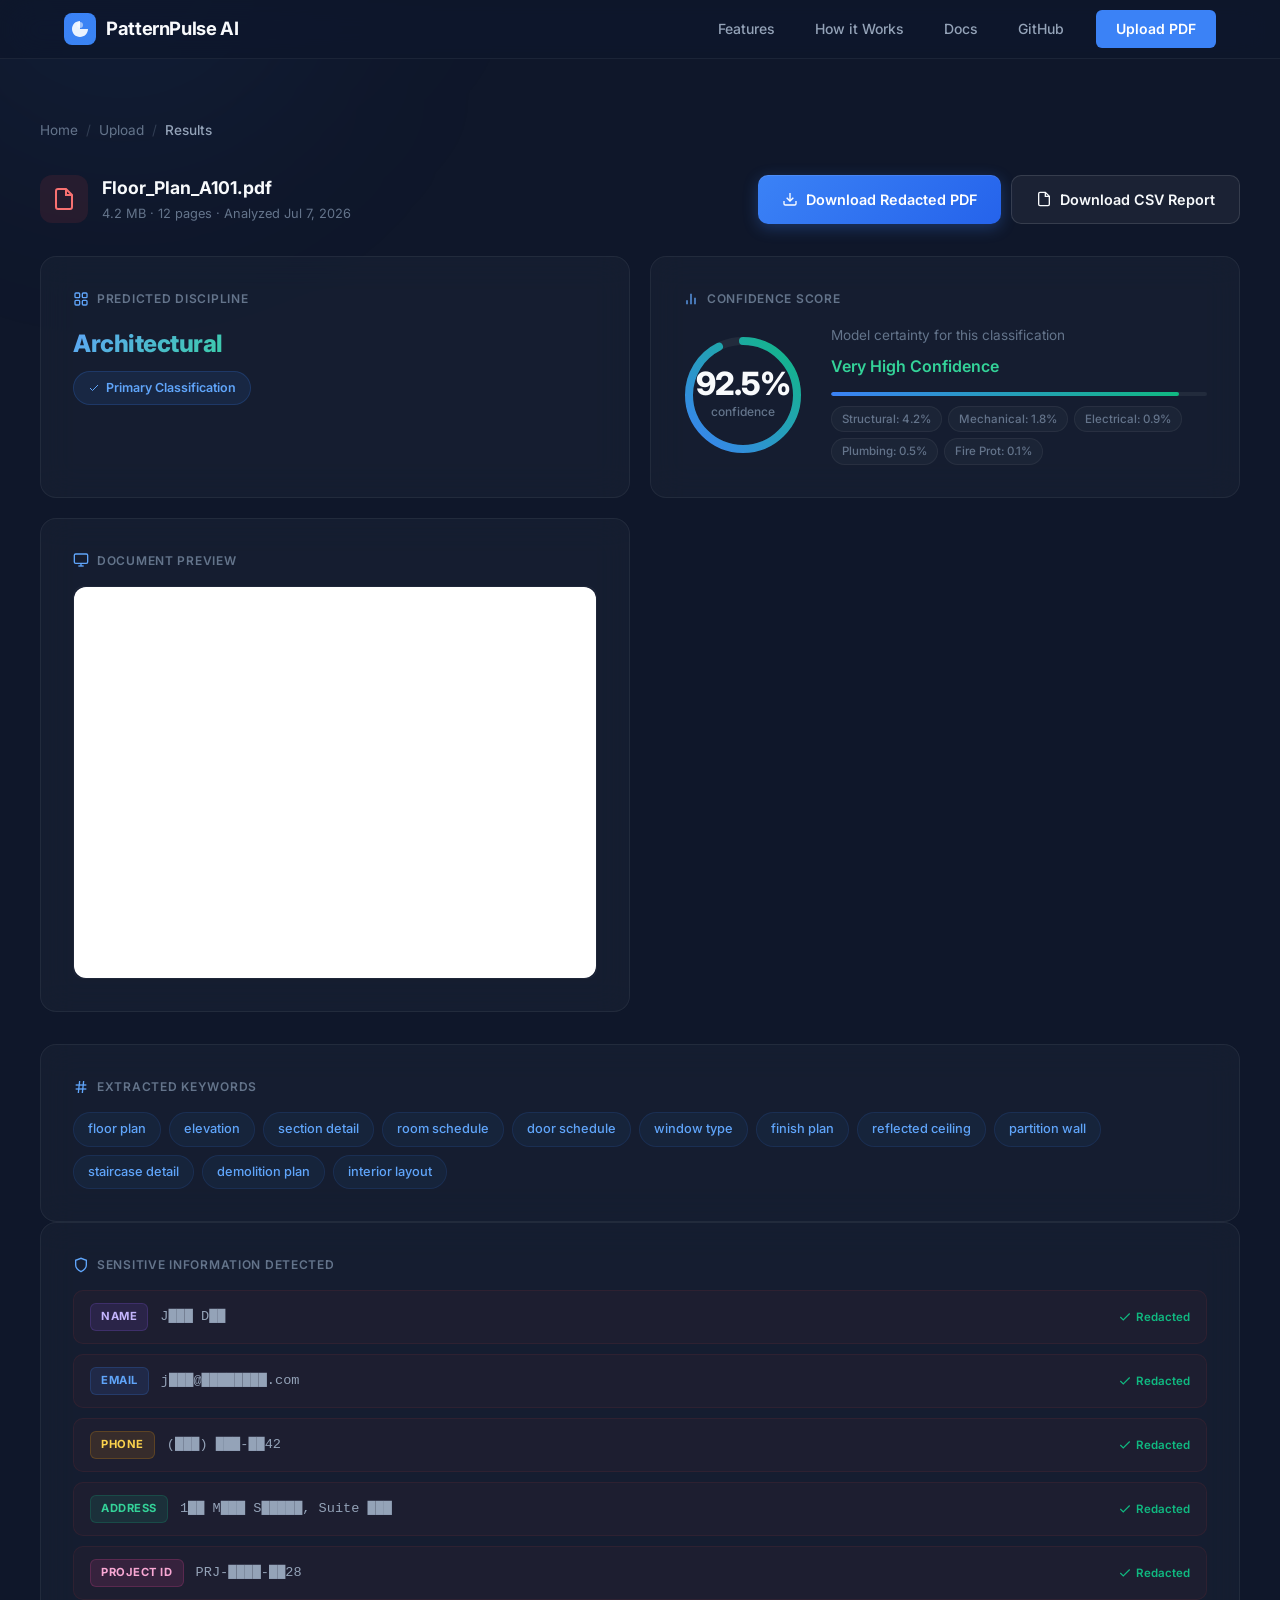
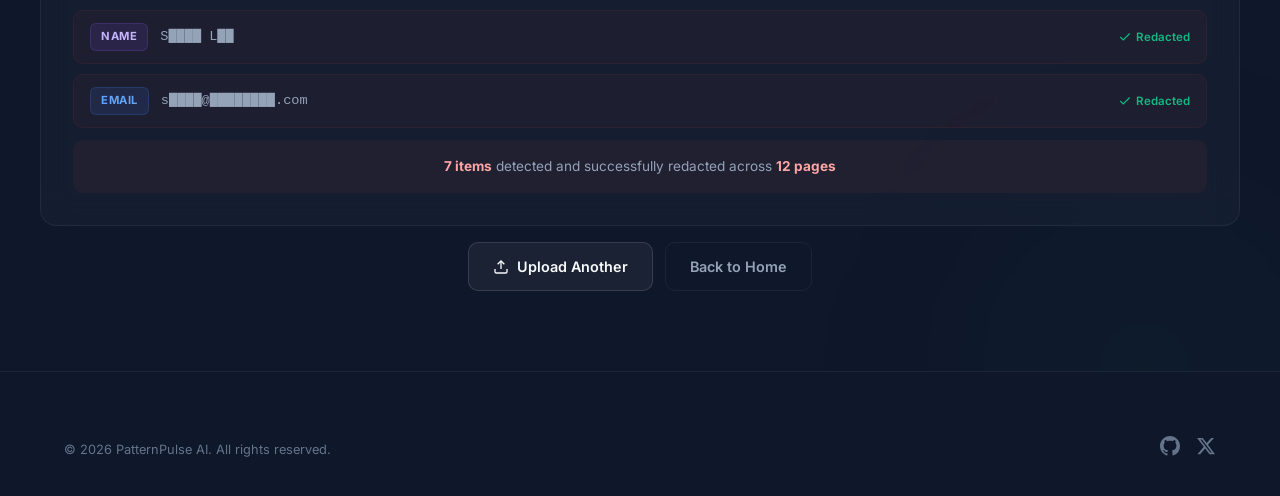
<file: frontend/results.html>
<!DOCTYPE html>
<html lang="en">
<head>
  <meta charset="UTF-8" />
  <meta name="viewport" content="width=device-width, initial-scale=1.0" />
  <title>Results — PatternPulse AI</title>
  <meta name="description" content="View AI classification results, confidence scores, and download redacted PDFs from PatternPulse AI." />
  <link rel="preconnect" href="https://fonts.googleapis.com" />
  <link rel="preconnect" href="https://fonts.gstatic.com" crossorigin />
  <link href="https://fonts.googleapis.com/css2?family=Inter:wght@300;400;500;600;700;800;900&display=swap" rel="stylesheet" />
  <link rel="stylesheet" href="styles.css" />
  <link rel="stylesheet" href="pages.css" />
</head>
<body>
  <div class="page-wrapper">

    <!-- ===== NAVIGATION ===== -->
    <nav class="navbar scrolled" id="navbar">
      <div class="nav-container">
        <a href="index.html" class="nav-logo" id="nav-logo">
          <svg class="logo-icon" viewBox="0 0 32 32" fill="none">
            <rect width="32" height="32" rx="8" fill="url(#logoGrad)" />
            <path d="M8 16C8 11.5817 11.5817 8 16 8V16H24C24 20.4183 20.4183 24 16 24C11.5817 24 8 20.4183 8 16Z" fill="white" fill-opacity="0.9"/>
            <circle cx="16" cy="12" r="3" fill="white" fill-opacity="0.5"/>
            <defs>
              <linearGradient id="logoGrad" x1="0" y1="0" x2="32" y2="32">
                <stop stop-color="#3B82F6"/>
                <stop offset="1" stop-color="#10B981"/>
              </linearGradient>
            </defs>
          </svg>
          <span>PatternPulse AI</span>
        </a>
        <div class="nav-links" id="nav-links">
          <a href="index.html#features" class="nav-link">Features</a>
          <a href="index.html#how-it-works" class="nav-link">How it Works</a>
          <a href="#" class="nav-link">Docs</a>
          <a href="#" class="nav-link">GitHub</a>
          <a href="upload.html" class="nav-cta">Upload PDF</a>
        </div>
        <button class="nav-toggle" id="nav-toggle" aria-label="Toggle menu">
          <span></span><span></span><span></span>
        </button>
      </div>
    </nav>

    <!-- ===== MAIN ===== -->
    <main class="page-main">
      <div class="hero-glow hero-glow-1"></div>
      <div class="hero-glow hero-glow-2"></div>

      <div class="page-container">
        <!-- Breadcrumb -->
        <div class="breadcrumb fade-in">
          <a href="index.html">Home</a>
          <span class="separator">/</span>
          <a href="upload.html">Upload</a>
          <span class="separator">/</span>
          <span class="current">Results</span>
        </div>

        <!-- Results Header Bar -->
        <div class="results-header-bar fade-in fade-in-delay-1">
          <div class="results-file-info">
            <div class="results-file-icon">
              <svg viewBox="0 0 24 24" fill="none" stroke="currentColor" stroke-width="2"><path d="M14 2H6a2 2 0 00-2 2v16a2 2 0 002 2h12a2 2 0 002-2V8z"/><polyline points="14 2 14 8 20 8"/></svg>
            </div>
            <div>
              <div class="results-filename" id="results-filename">Floor_Plan_A101.pdf</div>
              <div class="results-file-meta" id="results-file-meta">4.2 MB · 12 pages · Analyzed Jul 7, 2026</div>
            </div>
          </div>
          <div class="results-actions">
            <a href="#" class="btn btn-primary" id="btn-download-redacted">
              <svg width="16" height="16" viewBox="0 0 24 24" fill="none" stroke="currentColor" stroke-width="2"><path d="M21 15v4a2 2 0 01-2 2H5a2 2 0 01-2-2v-4"/><polyline points="7 10 12 15 17 10"/><line x1="12" y1="15" x2="12" y2="3"/></svg>
              Download Redacted PDF
            </a>
            <a href="#" class="btn btn-secondary" id="btn-download-csv">
              <svg width="16" height="16" viewBox="0 0 24 24" fill="none" stroke="currentColor" stroke-width="2"><path d="M14 2H6a2 2 0 00-2 2v16a2 2 0 002 2h12a2 2 0 002-2V8z"/><polyline points="14 2 14 8 20 8"/></svg>
              Download CSV Report
            </a>
          </div>
        </div>

        <!-- Results Grid -->
        <div class="results-grid">

          <!-- Predicted Discipline -->
          <div class="result-card fade-in fade-in-delay-2" id="card-discipline">
            <div class="result-card-label">
              <svg viewBox="0 0 24 24" fill="none" stroke="currentColor" stroke-width="2"><rect x="3" y="3" width="7" height="7" rx="1.5"/><rect x="14" y="3" width="7" height="7" rx="1.5"/><rect x="3" y="14" width="7" height="7" rx="1.5"/><rect x="14" y="14" width="7" height="7" rx="1.5"/></svg>
              Predicted Discipline
            </div>
            <div class="discipline-display">
              <div>
                <div class="discipline-name" id="discipline-name">Architectural</div>
                <div class="discipline-badge">
                  <svg width="12" height="12" viewBox="0 0 24 24" fill="none" stroke="currentColor" stroke-width="2"><polyline points="20 6 9 17 4 12"/></svg>
                  Primary Classification
                </div>
              </div>
            </div>
          </div>

          <!-- Confidence Score -->
          <div class="result-card fade-in fade-in-delay-2" id="card-confidence">
            <div class="result-card-label">
              <svg viewBox="0 0 24 24" fill="none" stroke="currentColor" stroke-width="2"><line x1="18" y1="20" x2="18" y2="10"/><line x1="12" y1="20" x2="12" y2="4"/><line x1="6" y1="20" x2="6" y2="14"/></svg>
              Confidence Score
            </div>
            <div class="confidence-display">
              <div class="circular-progress" id="circular-progress">
                <svg viewBox="0 0 120 120">
                  <defs>
                    <linearGradient id="circleGrad" x1="0%" y1="0%" x2="100%" y2="100%">
                      <stop offset="0%" stop-color="#3B82F6"/>
                      <stop offset="100%" stop-color="#10B981"/>
                    </linearGradient>
                  </defs>
                  <circle class="track" cx="60" cy="60" r="54"/>
                  <circle class="fill" cx="60" cy="60" r="54" id="confidence-circle"/>
                </svg>
                <div class="circular-value">
                  <span class="circular-number" id="confidence-number">0</span>
                  <span class="circular-suffix">confidence</span>
                </div>
              </div>
              <div class="confidence-details">
                <div class="confidence-label-text">Model certainty for this classification</div>
                <div class="confidence-interpretation" id="confidence-interpretation">Very High Confidence</div>
                <div class="confidence-bar-mini">
                  <div class="confidence-bar-mini-fill" id="confidence-bar-fill" style="width: 0%"></div>
                </div>
                <div class="confidence-alt-scores" id="alt-scores">
                  <span class="alt-score">Structural: 4.2%</span>
                  <span class="alt-score">Mechanical: 1.8%</span>
                  <span class="alt-score">Electrical: 0.9%</span>
                  <span class="alt-score">Plumbing: 0.5%</span>
                  <span class="alt-score">Fire Prot: 0.1%</span>
                </div>
              </div>
            </div>
          </div>

          <!-- Document Preview -->
          <div class="result-card fade-in fade-in-delay-3" id="card-preview">
            <div class="result-card-label">
              <svg viewBox="0 0 24 24" fill="none" stroke="currentColor" stroke-width="2"><rect x="2" y="3" width="20" height="14" rx="2"/><line x1="8" y1="21" x2="16" y2="21"/><line x1="12" y1="17" x2="12" y2="21"/></svg>
              Document Preview
            </div>
            <div class="doc-preview-frame">
              <iframe
              id="pdf-preview"
              src=""
              style="
                width: 100%;
                height: 450px;
                border: none;
                border-radius: 12px;
                background: #fff;
            ">
            </iframe>
              </div>
            </div>
          </div>

          <!-- Extracted Keywords -->
          <div class="result-card fade-in fade-in-delay-3" id="card-keywords">
            <div class="result-card-label">
              <svg viewBox="0 0 24 24" fill="none" stroke="currentColor" stroke-width="2"><line x1="4" y1="9" x2="20" y2="9"/><line x1="4" y1="15" x2="20" y2="15"/><line x1="10" y1="3" x2="8" y2="21"/><line x1="16" y1="3" x2="14" y2="21"/></svg>
              Extracted Keywords
            </div>
            <div class="keywords-wrap" id="keywords-wrap">
              <span class="keyword-tag">floor plan</span>
              <span class="keyword-tag">elevation</span>
              <span class="keyword-tag">section detail</span>
              <span class="keyword-tag">room schedule</span>
              <span class="keyword-tag">door schedule</span>
              <span class="keyword-tag">window type</span>
              <span class="keyword-tag">finish plan</span>
              <span class="keyword-tag">reflected ceiling</span>
              <span class="keyword-tag">partition wall</span>
              <span class="keyword-tag">staircase detail</span>
              <span class="keyword-tag">demolition plan</span>
              <span class="keyword-tag">interior layout</span>
            </div>
          </div>

          <!-- Sensitive Information Detected -->
          <div class="result-card result-card-full fade-in fade-in-delay-4" id="card-sensitive">
            <div class="result-card-label">
              <svg viewBox="0 0 24 24" fill="none" stroke="currentColor" stroke-width="2"><path d="M12 22s8-4 8-10V5l-8-3-8 3v7c0 6 8 10 8 10z"/></svg>
              Sensitive Information Detected
            </div>
            <div class="sensitive-list" id="sensitive-list">
              <div class="sensitive-item">
                <span class="sensitive-type-badge type-name">Name</span>
                <span class="sensitive-value">J███ D██</span>
                <span class="sensitive-redacted">
                  <svg viewBox="0 0 24 24" fill="none" stroke="currentColor" stroke-width="2"><polyline points="20 6 9 17 4 12"/></svg>
                  Redacted
                </span>
              </div>
              <div class="sensitive-item">
                <span class="sensitive-type-badge type-email">Email</span>
                <span class="sensitive-value">j███@████████.com</span>
                <span class="sensitive-redacted">
                  <svg viewBox="0 0 24 24" fill="none" stroke="currentColor" stroke-width="2"><polyline points="20 6 9 17 4 12"/></svg>
                  Redacted
                </span>
              </div>
              <div class="sensitive-item">
                <span class="sensitive-type-badge type-phone">Phone</span>
                <span class="sensitive-value">(███) ███-██42</span>
                <span class="sensitive-redacted">
                  <svg viewBox="0 0 24 24" fill="none" stroke="currentColor" stroke-width="2"><polyline points="20 6 9 17 4 12"/></svg>
                  Redacted
                </span>
              </div>
              <div class="sensitive-item">
                <span class="sensitive-type-badge type-address">Address</span>
                <span class="sensitive-value">1██ M███ S█████, Suite ███</span>
                <span class="sensitive-redacted">
                  <svg viewBox="0 0 24 24" fill="none" stroke="currentColor" stroke-width="2"><polyline points="20 6 9 17 4 12"/></svg>
                  Redacted
                </span>
              </div>
              <div class="sensitive-item">
                <span class="sensitive-type-badge type-id">Project ID</span>
                <span class="sensitive-value">PRJ-████-██28</span>
                <span class="sensitive-redacted">
                  <svg viewBox="0 0 24 24" fill="none" stroke="currentColor" stroke-width="2"><polyline points="20 6 9 17 4 12"/></svg>
                  Redacted
                </span>
              </div>
              <div class="sensitive-item">
                <span class="sensitive-type-badge type-name">Name</span>
                <span class="sensitive-value">S████ L██</span>
                <span class="sensitive-redacted">
                  <svg viewBox="0 0 24 24" fill="none" stroke="currentColor" stroke-width="2"><polyline points="20 6 9 17 4 12"/></svg>
                  Redacted
                </span>
              </div>
              <div class="sensitive-item">
                <span class="sensitive-type-badge type-email">Email</span>
                <span class="sensitive-value">s████@████████.com</span>
                <span class="sensitive-redacted">
                  <svg viewBox="0 0 24 24" fill="none" stroke="currentColor" stroke-width="2"><polyline points="20 6 9 17 4 12"/></svg>
                  Redacted
                </span>
              </div>
            </div>
            <div class="sensitive-count">
              <strong>7 items</strong> detected and successfully redacted across <strong>12 pages</strong>
            </div>
          </div>

        </div>

        <!-- Bottom Actions -->
        <div style="display: flex; justify-content: center; gap: 12px; flex-wrap: wrap; margin-top: 16px;" class="fade-in fade-in-delay-4">
          <a href="upload.html" class="btn btn-secondary">
            <svg width="16" height="16" viewBox="0 0 24 24" fill="none" stroke="currentColor" stroke-width="2"><polyline points="17 8 12 3 7 8"/><line x1="12" y1="3" x2="12" y2="15"/><path d="M21 15v4a2 2 0 01-2 2H5a2 2 0 01-2-2v-4"/></svg>
            Upload Another
          </a>
          <a href="index.html" class="btn btn-ghost">Back to Home</a>
        </div>

      </div>
    </main>

    <!-- ===== FOOTER ===== -->
    <footer class="footer" id="footer">
      <div class="footer-container">
        <div class="footer-bottom" style="border-top: none; padding-top: 0;">
          <p>&copy; 2026 PatternPulse AI. All rights reserved.</p>
          <div class="footer-socials">
            <a href="#" aria-label="GitHub">
              <svg width="20" height="20" viewBox="0 0 24 24" fill="currentColor"><path d="M12 0C5.37 0 0 5.37 0 12c0 5.31 3.435 9.795 8.205 11.385.6.105.825-.255.825-.57 0-.285-.015-1.23-.015-2.235-3.015.555-3.795-.735-4.035-1.41-.135-.345-.72-1.41-1.23-1.695-.42-.225-1.02-.78-.015-.795.945-.015 1.62.87 1.845 1.23 1.08 1.815 2.805 1.305 3.495.99.105-.78.42-1.305.765-1.605-2.67-.3-5.46-1.335-5.46-5.925 0-1.305.465-2.385 1.23-3.225-.12-.3-.54-1.53.12-3.18 0 0 1.005-.315 3.3 1.23.96-.27 1.98-.405 3-.405s2.04.135 3 .405c2.295-1.56 3.3-1.23 3.3-1.23.66 1.65.24 2.88.12 3.18.765.84 1.23 1.905 1.23 3.225 0 4.605-2.805 5.625-5.475 5.925.435.375.81 1.095.81 2.22 0 1.605-.015 2.895-.015 3.3 0 .315.225.69.825.57A12.02 12.02 0 0024 12c0-6.63-5.37-12-12-12z"/></svg>
            </a>
            <a href="#" aria-label="Twitter">
              <svg width="20" height="20" viewBox="0 0 24 24" fill="currentColor"><path d="M18.244 2.25h3.308l-7.227 8.26 8.502 11.24H16.17l-5.214-6.817L4.99 21.75H1.68l7.73-8.835L1.254 2.25H8.08l4.713 6.231zm-1.161 17.52h1.833L7.084 4.126H5.117z"/></svg>
            </a>
          </div>
        </div>
      </div>
    </footer>

  </div>

  <script src="results.js"></script>
</body>
</html>
</file>
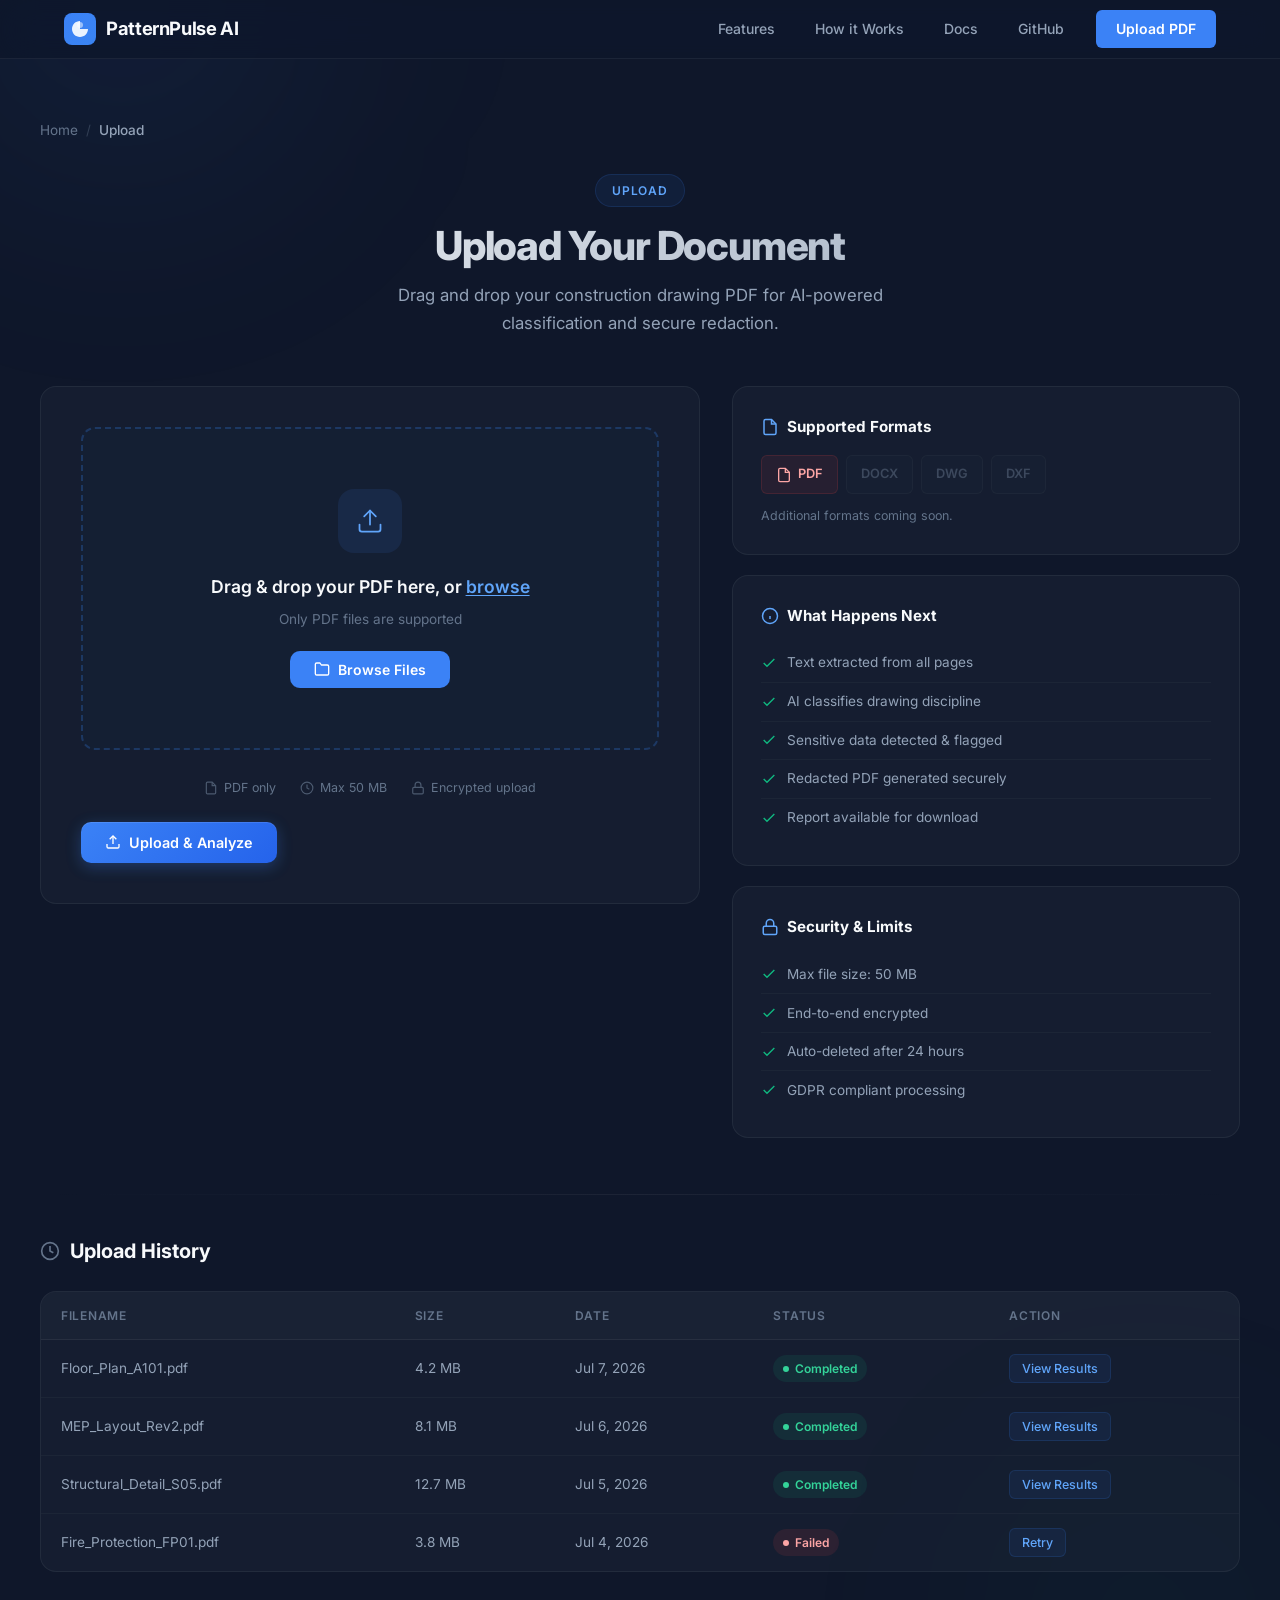
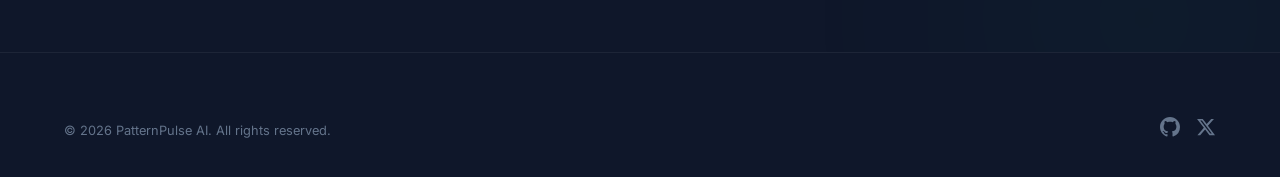
<file: frontend/upload.html>
<!DOCTYPE html>
<html lang="en">
<head>
  <meta charset="UTF-8" />
  <meta name="viewport" content="width=device-width, initial-scale=1.0" />
  <title>Upload — PatternPulse AI</title>
  <meta name="description" content="Upload your construction drawing PDFs for AI-powered classification and secure redaction." />
  <link rel="preconnect" href="https://fonts.googleapis.com" />
  <link rel="preconnect" href="https://fonts.gstatic.com" crossorigin />
  <link href="https://fonts.googleapis.com/css2?family=Inter:wght@300;400;500;600;700;800;900&display=swap" rel="stylesheet" />
  <link rel="stylesheet" href="styles.css" />
  <link rel="stylesheet" href="pages.css" />
</head>
<body>
  <div class="page-wrapper">

    <!-- ===== NAVIGATION ===== -->
    <nav class="navbar scrolled" id="navbar">
      <div class="nav-container">
        <a href="index.html" class="nav-logo" id="nav-logo">
          <svg class="logo-icon" viewBox="0 0 32 32" fill="none">
            <rect width="32" height="32" rx="8" fill="url(#logoGrad)" />
            <path d="M8 16C8 11.5817 11.5817 8 16 8V16H24C24 20.4183 20.4183 24 16 24C11.5817 24 8 20.4183 8 16Z" fill="white" fill-opacity="0.9"/>
            <circle cx="16" cy="12" r="3" fill="white" fill-opacity="0.5"/>
            <defs>
              <linearGradient id="logoGrad" x1="0" y1="0" x2="32" y2="32">
                <stop stop-color="#3B82F6"/>
                <stop offset="1" stop-color="#10B981"/>
              </linearGradient>
            </defs>
          </svg>
          <span>PatternPulse AI</span>
        </a>
        <div class="nav-links" id="nav-links">
          <a href="index.html#features" class="nav-link">Features</a>
          <a href="index.html#how-it-works" class="nav-link">How it Works</a>
          <a href="#" class="nav-link">Docs</a>
          <a href="#" class="nav-link">GitHub</a>
          <a href="upload.html" class="nav-cta" id="nav-get-started">Upload PDF</a>
        </div>
        <button class="nav-toggle" id="nav-toggle" aria-label="Toggle menu">
          <span></span><span></span><span></span>
        </button>
      </div>
    </nav>

    <!-- ===== MAIN ===== -->
    <main class="page-main">
      <div class="hero-glow hero-glow-1"></div>
      <div class="hero-glow hero-glow-2"></div>

      <div class="page-container">
        <!-- Breadcrumb -->
        <div class="breadcrumb fade-in">
          <a href="index.html">Home</a>
          <span class="separator">/</span>
          <span class="current">Upload</span>
        </div>

        <!-- Page Header -->
        <div class="page-header fade-in fade-in-delay-1">
          <span class="section-tag">Upload</span>
          <h1 class="page-title">Upload Your Document</h1>
          <p class="page-subtitle">Drag and drop your construction drawing PDF for AI-powered classification and secure redaction.</p>
        </div>

        <!-- Upload Layout -->
        <div class="upload-layout fade-in fade-in-delay-2">

          <!-- Drop Zone Card -->
          <div class="dropzone-card">
            <div class="dropzone" id="dropzone">
              <input type="file" class="dropzone-input" id="file-input" accept=".pdf" />
              <div class="dropzone-icon">
                <svg width="28" height="28" viewBox="0 0 24 24" fill="none" stroke="currentColor" stroke-width="1.5" stroke-linecap="round" stroke-linejoin="round">
                  <path d="M21 15v4a2 2 0 01-2 2H5a2 2 0 01-2-2v-4"/>
                  <polyline points="17 8 12 3 7 8"/>
                  <line x1="12" y1="3" x2="12" y2="15"/>
                </svg>
              </div>
              <p class="dropzone-title">Drag &amp; drop your PDF here, or <span>browse</span></p>
              <p class="dropzone-hint">Only PDF files are supported</p>
              <button class="browse-btn" id="browse-btn" type="button">
                <svg width="16" height="16" viewBox="0 0 24 24" fill="none" stroke="currentColor" stroke-width="2" stroke-linecap="round" stroke-linejoin="round"><path d="M22 19a2 2 0 01-2 2H4a2 2 0 01-2-2V5a2 2 0 012-2h5l2 3h9a2 2 0 012 2z"/></svg>
                Browse Files
              </button>
            </div>

            <!-- Upload Info -->
            <div class="upload-info">
              <div class="upload-chip">
                <svg viewBox="0 0 24 24" fill="none" stroke="currentColor" stroke-width="2"><path d="M14 2H6a2 2 0 00-2 2v16a2 2 0 002 2h12a2 2 0 002-2V8z"/><polyline points="14 2 14 8 20 8"/></svg>
                PDF only
              </div>
              <div class="upload-chip">
                <svg viewBox="0 0 24 24" fill="none" stroke="currentColor" stroke-width="2"><circle cx="12" cy="12" r="10"/><path d="M12 6v6l4 2"/></svg>
                Max 50 MB
              </div>
              <div class="upload-chip">
                <svg viewBox="0 0 24 24" fill="none" stroke="currentColor" stroke-width="2"><rect x="3" y="11" width="18" height="11" rx="2"/><path d="M7 11V7a5 5 0 0110 0v4"/></svg>
                Encrypted upload
              </div>
            </div>

            <!-- File Preview -->
            <div class="file-preview" id="file-preview">
              <div class="file-preview-icon">
                <svg width="22" height="22" viewBox="0 0 24 24" fill="none" stroke="currentColor" stroke-width="2"><path d="M14 2H6a2 2 0 00-2 2v16a2 2 0 002 2h12a2 2 0 002-2V8z"/><polyline points="14 2 14 8 20 8"/></svg>
              </div>
              <div class="file-preview-info">
                <div class="file-preview-name" id="file-name">document.pdf</div>
                <div class="file-preview-size" id="file-size">2.4 MB</div>
              </div>
              <button class="file-preview-remove" id="file-remove" aria-label="Remove file">
                <svg width="16" height="16" viewBox="0 0 24 24" fill="none" stroke="currentColor" stroke-width="2"><line x1="18" y1="6" x2="6" y2="18"/><line x1="6" y1="6" x2="18" y2="18"/></svg>
              </button>
            </div>

            <!-- Upload Progress -->
            <div class="upload-progress" id="upload-progress">
              <div class="progress-header">
                <span class="progress-label">Uploading...</span>
                <span class="progress-percent" id="progress-percent">0%</span>
              </div>
              <div class="progress-bar-track">
                <div class="progress-bar-fill" id="progress-bar-fill"></div>
              </div>
            </div>

            <!-- Upload Complete -->
            <div class="upload-complete" id="upload-complete">
              <svg viewBox="0 0 24 24" fill="none" stroke="currentColor" stroke-width="2.5" stroke-linecap="round" stroke-linejoin="round"><path d="M22 11.08V12a10 10 0 11-5.93-9.14"/><polyline points="22 4 12 14.01 9 11.01"/></svg>
              Upload complete — Redirecting to processing...
            </div>

            <!-- Upload Action -->
            <div style="margin-top: 24px; display: flex; gap: 12px;" id="upload-actions">
              <button class="btn btn-primary" id="upload-btn" disabled>
                <svg width="16" height="16" viewBox="0 0 24 24" fill="none" stroke="currentColor" stroke-width="2"><polyline points="17 8 12 3 7 8"/><line x1="12" y1="3" x2="12" y2="15"/><path d="M21 15v4a2 2 0 01-2 2H5a2 2 0 01-2-2v-4"/></svg>
                Upload &amp; Analyze
              </button>
              <button class="btn btn-secondary" id="reset-btn" style="display:none;">
                Reset
              </button>
            </div>
          </div>

          <!-- Sidebar -->
          <div class="upload-sidebar">
            <!-- Supported Formats -->
            <div class="info-card">
              <h3 class="info-card-title">
                <svg viewBox="0 0 24 24" fill="none" stroke="currentColor" stroke-width="2"><path d="M14 2H6a2 2 0 00-2 2v16a2 2 0 002 2h12a2 2 0 002-2V8z"/><polyline points="14 2 14 8 20 8"/></svg>
                Supported Formats
              </h3>
              <div class="format-badges">
                <div class="format-badge">
                  <svg viewBox="0 0 24 24" fill="none" stroke="currentColor" stroke-width="2"><path d="M14 2H6a2 2 0 00-2 2v16a2 2 0 002 2h12a2 2 0 002-2V8z"/><polyline points="14 2 14 8 20 8"/></svg>
                  PDF
                </div>
                <div class="format-badge disabled">DOCX</div>
                <div class="format-badge disabled">DWG</div>
                <div class="format-badge disabled">DXF</div>
              </div>
              <p style="font-size: 0.78rem; color: var(--text-muted); margin-top: 12px;">Additional formats coming soon.</p>
            </div>

            <!-- What Happens -->
            <div class="info-card">
              <h3 class="info-card-title">
                <svg viewBox="0 0 24 24" fill="none" stroke="currentColor" stroke-width="2"><circle cx="12" cy="12" r="10"/><path d="M12 16v-4"/><path d="M12 8h.01"/></svg>
                What Happens Next
              </h3>
              <ul class="info-list">
                <li>
                  <svg viewBox="0 0 24 24" fill="none" stroke="currentColor" stroke-width="2"><polyline points="20 6 9 17 4 12"/></svg>
                  Text extracted from all pages
                </li>
                <li>
                  <svg viewBox="0 0 24 24" fill="none" stroke="currentColor" stroke-width="2"><polyline points="20 6 9 17 4 12"/></svg>
                  AI classifies drawing discipline
                </li>
                <li>
                  <svg viewBox="0 0 24 24" fill="none" stroke="currentColor" stroke-width="2"><polyline points="20 6 9 17 4 12"/></svg>
                  Sensitive data detected &amp; flagged
                </li>
                <li>
                  <svg viewBox="0 0 24 24" fill="none" stroke="currentColor" stroke-width="2"><polyline points="20 6 9 17 4 12"/></svg>
                  Redacted PDF generated securely
                </li>
                <li>
                  <svg viewBox="0 0 24 24" fill="none" stroke="currentColor" stroke-width="2"><polyline points="20 6 9 17 4 12"/></svg>
                  Report available for download
                </li>
              </ul>
            </div>

            <!-- Limits -->
            <div class="info-card">
              <h3 class="info-card-title">
                <svg viewBox="0 0 24 24" fill="none" stroke="currentColor" stroke-width="2"><rect x="3" y="11" width="18" height="11" rx="2" ry="2"/><path d="M7 11V7a5 5 0 0110 0v4"/></svg>
                Security &amp; Limits
              </h3>
              <ul class="info-list">
                <li>
                  <svg viewBox="0 0 24 24" fill="none" stroke="currentColor" stroke-width="2"><polyline points="20 6 9 17 4 12"/></svg>
                  Max file size: 50 MB
                </li>
                <li>
                  <svg viewBox="0 0 24 24" fill="none" stroke="currentColor" stroke-width="2"><polyline points="20 6 9 17 4 12"/></svg>
                  End-to-end encrypted
                </li>
                <li>
                  <svg viewBox="0 0 24 24" fill="none" stroke="currentColor" stroke-width="2"><polyline points="20 6 9 17 4 12"/></svg>
                  Auto-deleted after 24 hours
                </li>
                <li>
                  <svg viewBox="0 0 24 24" fill="none" stroke="currentColor" stroke-width="2"><polyline points="20 6 9 17 4 12"/></svg>
                  GDPR compliant processing
                </li>
              </ul>
            </div>
          </div>
        </div>

        <!-- Upload History -->
        <div class="history-section fade-in fade-in-delay-3">
          <div class="section-divider"></div>
          <h2 class="history-title">
            <svg viewBox="0 0 24 24" fill="none" stroke="currentColor" stroke-width="2"><circle cx="12" cy="12" r="10"/><polyline points="12 6 12 12 16 14"/></svg>
            Upload History
          </h2>
          <div class="history-table-wrap">
            <table class="history-table" id="history-table">
              <thead>
                <tr>
                  <th>Filename</th>
                  <th>Size</th>
                  <th>Date</th>
                  <th>Status</th>
                  <th>Action</th>
                </tr>
              </thead>
              <tbody>
                <tr>
                  <td>Floor_Plan_A101.pdf</td>
                  <td>4.2 MB</td>
                  <td>Jul 7, 2026</td>
                  <td><span class="history-status completed"><span class="status-dot"></span>Completed</span></td>
                  <td><button class="history-action-btn" onclick="window.location.href='results.html'">View Results</button></td>
                </tr>
                <tr>
                  <td>MEP_Layout_Rev2.pdf</td>
                  <td>8.1 MB</td>
                  <td>Jul 6, 2026</td>
                  <td><span class="history-status completed"><span class="status-dot"></span>Completed</span></td>
                  <td><button class="history-action-btn" onclick="window.location.href='results.html'">View Results</button></td>
                </tr>
                <tr>
                  <td>Structural_Detail_S05.pdf</td>
                  <td>12.7 MB</td>
                  <td>Jul 5, 2026</td>
                  <td><span class="history-status completed"><span class="status-dot"></span>Completed</span></td>
                  <td><button class="history-action-btn" onclick="window.location.href='results.html'">View Results</button></td>
                </tr>
                <tr>
                  <td>Fire_Protection_FP01.pdf</td>
                  <td>3.8 MB</td>
                  <td>Jul 4, 2026</td>
                  <td><span class="history-status failed"><span class="status-dot"></span>Failed</span></td>
                  <td><button class="history-action-btn">Retry</button></td>
                </tr>
              </tbody>
            </table>
          </div>
        </div>

      </div>
    </main>

    <!-- ===== FOOTER ===== -->
    <footer class="footer" id="footer">
      <div class="footer-container">
        <div class="footer-bottom" style="border-top: none; padding-top: 0;">
          <p>&copy; 2026 PatternPulse AI. All rights reserved.</p>
          <div class="footer-socials">
            <a href="#" aria-label="GitHub">
              <svg width="20" height="20" viewBox="0 0 24 24" fill="currentColor"><path d="M12 0C5.37 0 0 5.37 0 12c0 5.31 3.435 9.795 8.205 11.385.6.105.825-.255.825-.57 0-.285-.015-1.23-.015-2.235-3.015.555-3.795-.735-4.035-1.41-.135-.345-.72-1.41-1.23-1.695-.42-.225-1.02-.78-.015-.795.945-.015 1.62.87 1.845 1.23 1.08 1.815 2.805 1.305 3.495.99.105-.78.42-1.305.765-1.605-2.67-.3-5.46-1.335-5.46-5.925 0-1.305.465-2.385 1.23-3.225-.12-.3-.54-1.53.12-3.18 0 0 1.005-.315 3.3 1.23.96-.27 1.98-.405 3-.405s2.04.135 3 .405c2.295-1.56 3.3-1.23 3.3-1.23.66 1.65.24 2.88.12 3.18.765.84 1.23 1.905 1.23 3.225 0 4.605-2.805 5.625-5.475 5.925.435.375.81 1.095.81 2.22 0 1.605-.015 2.895-.015 3.3 0 .315.225.69.825.57A12.02 12.02 0 0024 12c0-6.63-5.37-12-12-12z"/></svg>
            </a>
            <a href="#" aria-label="Twitter">
              <svg width="20" height="20" viewBox="0 0 24 24" fill="currentColor"><path d="M18.244 2.25h3.308l-7.227 8.26 8.502 11.24H16.17l-5.214-6.817L4.99 21.75H1.68l7.73-8.835L1.254 2.25H8.08l4.713 6.231zm-1.161 17.52h1.833L7.084 4.126H5.117z"/></svg>
            </a>
          </div>
        </div>
      </div>
    </footer>

  </div>

  <script src="upload.js"></script>
</body>
</html>
</file>
<file: frontend/styles.css>
/* ===== RESET & BASE ===== */
*,
*::before,
*::after {
  margin: 0;
  padding: 0;
  box-sizing: border-box;
}

:root {
  --bg: #0F172A;
  --bg-card: #1E293B;
  --bg-card-hover: #253347;
  --primary: #3B82F6;
  --primary-light: #60A5FA;
  --accent: #10B981;
  --accent-light: #34D399;
  --purple: #8B5CF6;
  --orange: #F59E0B;
  --text: #F8FAFC;
  --text-secondary: #94A3B8;
  --text-muted: #64748B;
  --border: rgba(255, 255, 255, 0.06);
  --border-hover: rgba(255, 255, 255, 0.12);
  --glow-primary: rgba(59, 130, 246, 0.15);
  --glow-accent: rgba(16, 185, 129, 0.12);
  --radius: 16px;
  --radius-sm: 10px;
  --radius-xs: 6px;
  --transition: 0.3s cubic-bezier(0.4, 0, 0.2, 1);
  --transition-slow: 0.5s cubic-bezier(0.4, 0, 0.2, 1);
  --font: 'Inter', -apple-system, BlinkMacSystemFont, 'Segoe UI', Roboto, sans-serif;
  --max-width: 1200px;
}

html {
  scroll-behavior: smooth;
  font-size: 16px;
}

body {
  font-family: var(--font);
  background-color: var(--bg);
  color: var(--text);
  line-height: 1.6;
  overflow-x: hidden;
  -webkit-font-smoothing: antialiased;
  -moz-osx-font-smoothing: grayscale;
}

a {
  text-decoration: none;
  color: inherit;
}

img {
  max-width: 100%;
  display: block;
}

/* ===== NAVBAR ===== */
.navbar {
  position: fixed;
  top: 0;
  left: 0;
  right: 0;
  z-index: 1000;
  padding: 16px 0;
  transition: var(--transition);
  background: transparent;
}

.navbar.scrolled {
  background: rgba(15, 23, 42, 0.85);
  backdrop-filter: blur(20px) saturate(180%);
  -webkit-backdrop-filter: blur(20px) saturate(180%);
  border-bottom: 1px solid var(--border);
  padding: 10px 0;
}

.nav-container {
  max-width: var(--max-width);
  margin: 0 auto;
  padding: 0 24px;
  display: flex;
  align-items: center;
  justify-content: space-between;
}

.nav-logo {
  display: flex;
  align-items: center;
  gap: 10px;
  font-weight: 700;
  font-size: 1.15rem;
  letter-spacing: -0.02em;
  transition: var(--transition);
}

.nav-logo:hover {
  opacity: 0.8;
}

.logo-icon {
  width: 32px;
  height: 32px;
  flex-shrink: 0;
}

.nav-links {
  display: flex;
  align-items: center;
  gap: 8px;
}

.nav-link {
  padding: 8px 16px;
  font-size: 0.875rem;
  font-weight: 500;
  color: var(--text-secondary);
  border-radius: var(--radius-xs);
  transition: var(--transition);
  position: relative;
}

.nav-link:hover {
  color: var(--text);
  background: rgba(255, 255, 255, 0.05);
}

.nav-cta {
  padding: 8px 20px;
  font-size: 0.875rem;
  font-weight: 600;
  color: white;
  background: var(--primary);
  border-radius: var(--radius-xs);
  transition: var(--transition);
  margin-left: 8px;
}

.nav-cta:hover {
  background: var(--primary-light);
  box-shadow: 0 0 20px rgba(59, 130, 246, 0.4);
  transform: translateY(-1px);
}

/* Hamburger */
.nav-toggle {
  display: none;
  flex-direction: column;
  gap: 5px;
  background: none;
  border: none;
  cursor: pointer;
  padding: 4px;
}

.nav-toggle span {
  width: 22px;
  height: 2px;
  background: var(--text);
  border-radius: 2px;
  transition: var(--transition);
}

.nav-toggle.active span:nth-child(1) {
  transform: rotate(45deg) translateY(5px) translateX(4px);
}

.nav-toggle.active span:nth-child(2) {
  opacity: 0;
}

.nav-toggle.active span:nth-child(3) {
  transform: rotate(-45deg) translateY(-5px) translateX(4px);
}

/* ===== HERO SECTION ===== */
.hero {
  position: relative;
  min-height: 100vh;
  display: flex;
  flex-direction: column;
  justify-content: center;
  padding: 120px 24px 60px;
  overflow: hidden;
}

.hero-grid-bg {
  position: absolute;
  inset: 0;
  background-image:
    linear-gradient(rgba(255, 255, 255, 0.02) 1px, transparent 1px),
    linear-gradient(90deg, rgba(255, 255, 255, 0.02) 1px, transparent 1px);
  background-size: 60px 60px;
  mask-image: radial-gradient(ellipse 70% 60% at 50% 40%, black, transparent);
  -webkit-mask-image: radial-gradient(ellipse 70% 60% at 50% 40%, black, transparent);
}

.hero-glow {
  position: absolute;
  border-radius: 50%;
  filter: blur(120px);
  pointer-events: none;
  will-change: transform;
}

.hero-glow-1 {
  width: 600px;
  height: 600px;
  top: -10%;
  left: -5%;
  background: radial-gradient(circle, rgba(59, 130, 246, 0.2), transparent 70%);
}

.hero-glow-2 {
  width: 500px;
  height: 500px;
  bottom: -10%;
  right: -5%;
  background: radial-gradient(circle, rgba(16, 185, 129, 0.15), transparent 70%);
}

.hero-container {
  max-width: var(--max-width);
  margin: 0 auto;
  width: 100%;
  display: grid;
  grid-template-columns: 1fr 1fr;
  gap: 60px;
  align-items: center;
}

.hero-content {
  position: relative;
  z-index: 2;
}

.hero-badge {
  display: inline-flex;
  align-items: center;
  gap: 8px;
  padding: 6px 16px 6px 10px;
  background: rgba(59, 130, 246, 0.1);
  border: 1px solid rgba(59, 130, 246, 0.2);
  border-radius: 100px;
  font-size: 0.8rem;
  font-weight: 500;
  color: var(--primary-light);
  margin-bottom: 24px;
  animation: badgePulse 3s ease-in-out infinite;
}

.badge-dot {
  width: 8px;
  height: 8px;
  background: var(--accent);
  border-radius: 50%;
  box-shadow: 0 0 8px var(--accent);
  animation: dotPulse 2s ease-in-out infinite;
}

@keyframes dotPulse {
  0%, 100% { opacity: 1; transform: scale(1); }
  50% { opacity: 0.6; transform: scale(0.8); }
}

@keyframes badgePulse {
  0%, 100% { box-shadow: 0 0 0 0 rgba(59, 130, 246, 0); }
  50% { box-shadow: 0 0 0 4px rgba(59, 130, 246, 0.08); }
}

.hero-title {
  font-size: clamp(2.2rem, 4.5vw, 3.5rem);
  font-weight: 800;
  line-height: 1.1;
  letter-spacing: -0.03em;
  margin-bottom: 20px;
  background: linear-gradient(135deg, var(--text) 0%, var(--text-secondary) 100%);
  -webkit-background-clip: text;
  -webkit-text-fill-color: transparent;
  background-clip: text;
}

.hero-subtitle {
  font-size: 1.125rem;
  line-height: 1.7;
  color: var(--text-secondary);
  margin-bottom: 32px;
  max-width: 520px;
}

.hero-actions {
  display: flex;
  gap: 12px;
  flex-wrap: wrap;
}

/* ===== BUTTONS ===== */
.btn {
  display: inline-flex;
  align-items: center;
  gap: 8px;
  padding: 12px 24px;
  font-family: var(--font);
  font-size: 0.9rem;
  font-weight: 600;
  border-radius: var(--radius-sm);
  transition: var(--transition);
  cursor: pointer;
  border: none;
  white-space: nowrap;
}

.btn-primary {
  background: linear-gradient(135deg, var(--primary), #2563EB);
  color: white;
  box-shadow: 0 4px 15px rgba(59, 130, 246, 0.3), inset 0 1px 0 rgba(255, 255, 255, 0.1);
}

.btn-primary:hover {
  transform: translateY(-2px);
  box-shadow: 0 8px 30px rgba(59, 130, 246, 0.45), inset 0 1px 0 rgba(255, 255, 255, 0.15);
}

.btn-secondary {
  background: rgba(255, 255, 255, 0.05);
  color: var(--text);
  border: 1px solid var(--border-hover);
}

.btn-secondary:hover {
  background: rgba(255, 255, 255, 0.1);
  border-color: rgba(255, 255, 255, 0.2);
  transform: translateY(-2px);
}

.btn-ghost {
  background: transparent;
  color: var(--text-secondary);
  border: 1px solid var(--border);
}

.btn-ghost:hover {
  color: var(--text);
  border-color: var(--border-hover);
  background: rgba(255, 255, 255, 0.03);
}

.btn-lg {
  padding: 14px 32px;
  font-size: 1rem;
}

/* ===== HERO VISUAL ===== */
.hero-visual {
  position: relative;
  z-index: 2;
}

.hero-image-wrapper {
  position: relative;
  border-radius: var(--radius);
  overflow: hidden;
  border: 1px solid var(--border);
  background: var(--bg-card);
}

.hero-image {
  width: 100%;
  border-radius: var(--radius);
  transition: var(--transition-slow);
}

.hero-image-wrapper:hover .hero-image {
  transform: scale(1.02);
}

.hero-image-glow {
  position: absolute;
  inset: 0;
  border-radius: var(--radius);
  background: linear-gradient(135deg, rgba(59, 130, 246, 0.08), rgba(16, 185, 129, 0.06));
  pointer-events: none;
}

/* ===== HERO STATS ===== */
.hero-stats {
  max-width: var(--max-width);
  margin: 80px auto 0;
  width: 100%;
  padding: 0 24px;
  display: grid;
  grid-template-columns: repeat(4, 1fr);
  gap: 24px;
}

.stat-item {
  text-align: center;
  padding: 24px 16px;
  background: rgba(30, 41, 59, 0.5);
  border: 1px solid var(--border);
  border-radius: var(--radius);
  backdrop-filter: blur(10px);
  transition: var(--transition);
}

.stat-item:hover {
  border-color: var(--border-hover);
  background: rgba(30, 41, 59, 0.7);
  transform: translateY(-2px);
}

.stat-number {
  display: block;
  font-size: 2.5rem;
  font-weight: 800;
  letter-spacing: -0.03em;
  background: linear-gradient(135deg, var(--primary-light), var(--accent-light));
  -webkit-background-clip: text;
  -webkit-text-fill-color: transparent;
  background-clip: text;
}

.stat-label {
  display: block;
  font-size: 0.8rem;
  color: var(--text-muted);
  font-weight: 500;
  margin-top: 4px;
  text-transform: uppercase;
  letter-spacing: 0.05em;
}

/* ===== SECTIONS COMMON ===== */
.section-container {
  max-width: var(--max-width);
  margin: 0 auto;
  padding: 0 24px;
}

.section-header {
  text-align: center;
  margin-bottom: 64px;
}

.section-tag {
  display: inline-block;
  padding: 6px 16px;
  font-size: 0.75rem;
  font-weight: 600;
  text-transform: uppercase;
  letter-spacing: 0.08em;
  color: var(--primary-light);
  background: rgba(59, 130, 246, 0.08);
  border: 1px solid rgba(59, 130, 246, 0.15);
  border-radius: 100px;
  margin-bottom: 20px;
}

.section-title {
  font-size: clamp(1.8rem, 3.5vw, 2.75rem);
  font-weight: 800;
  letter-spacing: -0.03em;
  line-height: 1.15;
  margin-bottom: 16px;
}

.section-subtitle {
  font-size: 1.05rem;
  color: var(--text-secondary);
  max-width: 580px;
  margin: 0 auto;
  line-height: 1.7;
}

/* ===== FEATURES ===== */
.features {
  padding: 120px 0;
  position: relative;
}

.features::before {
  content: '';
  position: absolute;
  top: 0;
  left: 0;
  right: 0;
  height: 1px;
  background: linear-gradient(90deg, transparent, var(--border), transparent);
}

.features-grid {
  display: grid;
  grid-template-columns: repeat(2, 1fr);
  gap: 20px;
}

.feature-card {
  position: relative;
  padding: 36px;
  background: rgba(30, 41, 59, 0.4);
  border: 1px solid var(--border);
  border-radius: var(--radius);
  backdrop-filter: blur(16px);
  -webkit-backdrop-filter: blur(16px);
  transition: var(--transition);
  overflow: hidden;
}

.feature-card::before {
  content: '';
  position: absolute;
  inset: 0;
  border-radius: var(--radius);
  background: radial-gradient(ellipse at top left, rgba(59, 130, 246, 0.04), transparent 60%);
  opacity: 0;
  transition: var(--transition);
}

.feature-card:hover {
  border-color: var(--border-hover);
  background: rgba(30, 41, 59, 0.6);
  transform: translateY(-4px);
  box-shadow: 0 20px 60px -15px rgba(0, 0, 0, 0.5);
}

.feature-card:hover::before {
  opacity: 1;
}

.feature-icon-wrap {
  width: 52px;
  height: 52px;
  display: flex;
  align-items: center;
  justify-content: center;
  border-radius: 14px;
  margin-bottom: 20px;
  position: relative;
}

.feature-icon-blue {
  background: rgba(59, 130, 246, 0.1);
  color: var(--primary-light);
}

.feature-icon-green {
  background: rgba(16, 185, 129, 0.1);
  color: var(--accent-light);
}

.feature-icon-purple {
  background: rgba(139, 92, 246, 0.1);
  color: #A78BFA;
}

.feature-icon-orange {
  background: rgba(245, 158, 11, 0.1);
  color: #FBBF24;
}

.feature-title {
  font-size: 1.25rem;
  font-weight: 700;
  margin-bottom: 10px;
  letter-spacing: -0.01em;
}

.feature-desc {
  font-size: 0.925rem;
  color: var(--text-secondary);
  line-height: 1.65;
  margin-bottom: 20px;
}

.feature-tags {
  display: flex;
  flex-wrap: wrap;
  gap: 6px;
}

.feature-tags span {
  padding: 4px 10px;
  font-size: 0.7rem;
  font-weight: 500;
  color: var(--text-muted);
  background: rgba(255, 255, 255, 0.04);
  border: 1px solid rgba(255, 255, 255, 0.06);
  border-radius: 100px;
  transition: var(--transition);
}

.feature-card:hover .feature-tags span {
  border-color: rgba(255, 255, 255, 0.1);
  color: var(--text-secondary);
}

/* ===== HOW IT WORKS ===== */
.how-it-works {
  padding: 120px 0;
  position: relative;
}

.how-it-works::before {
  content: '';
  position: absolute;
  top: 0;
  left: 0;
  right: 0;
  height: 1px;
  background: linear-gradient(90deg, transparent, var(--border), transparent);
}

.pipeline {
  position: relative;
  max-width: 700px;
  margin: 0 auto;
  display: flex;
  flex-direction: column;
  gap: 0;
}

.pipeline-line {
  position: absolute;
  left: 28px;
  top: 28px;
  bottom: 28px;
  width: 2px;
  background: linear-gradient(to bottom, var(--primary), var(--accent));
  opacity: 0.2;
}

.pipeline-step {
  display: flex;
  align-items: flex-start;
  gap: 24px;
  padding: 20px 0;
  position: relative;
}

.step-node {
  flex-shrink: 0;
  width: 56px;
  height: 56px;
  border-radius: 16px;
  background: rgba(30, 41, 59, 0.6);
  border: 1px solid var(--border);
  display: flex;
  align-items: center;
  justify-content: center;
  color: var(--primary-light);
  transition: var(--transition);
  position: relative;
  z-index: 2;
}

.pipeline-step:hover .step-node {
  border-color: var(--primary);
  background: rgba(59, 130, 246, 0.1);
  box-shadow: 0 0 20px rgba(59, 130, 246, 0.2);
  transform: scale(1.05);
}

.step-content {
  padding-top: 4px;
}

.step-number {
  display: block;
  font-size: 0.7rem;
  font-weight: 700;
  color: var(--primary);
  text-transform: uppercase;
  letter-spacing: 0.1em;
  margin-bottom: 4px;
}

.step-content h3 {
  font-size: 1.1rem;
  font-weight: 700;
  margin-bottom: 6px;
  letter-spacing: -0.01em;
}

.step-content p {
  font-size: 0.9rem;
  color: var(--text-secondary);
  line-height: 1.6;
}

/* ===== TECH STACK ===== */
.tech-stack {
  padding: 120px 0;
  position: relative;
}

.tech-stack::before {
  content: '';
  position: absolute;
  top: 0;
  left: 0;
  right: 0;
  height: 1px;
  background: linear-gradient(90deg, transparent, var(--border), transparent);
}

.tech-grid {
  display: grid;
  grid-template-columns: repeat(auto-fit, minmax(140px, 1fr));
  gap: 16px;
}

.tech-card {
  display: flex;
  flex-direction: column;
  align-items: center;
  gap: 12px;
  padding: 32px 20px;
  background: rgba(30, 41, 59, 0.35);
  border: 1px solid var(--border);
  border-radius: var(--radius);
  transition: var(--transition);
}

.tech-card:hover {
  border-color: var(--border-hover);
  background: rgba(30, 41, 59, 0.6);
  transform: translateY(-4px);
  box-shadow: 0 12px 40px -10px rgba(0, 0, 0, 0.4);
}

.tech-icon {
  width: 36px;
  height: 36px;
  color: var(--text-secondary);
  transition: var(--transition);
}

.tech-card:hover .tech-icon {
  color: var(--primary-light);
  filter: drop-shadow(0 0 8px rgba(59, 130, 246, 0.3));
}

.tech-name {
  font-size: 0.85rem;
  font-weight: 600;
  color: var(--text-secondary);
  transition: var(--transition);
}

.tech-card:hover .tech-name {
  color: var(--text);
}

/* ===== CTA SECTION ===== */
.cta-section {
  padding: 120px 0;
}

.cta-card {
  position: relative;
  text-align: center;
  padding: 80px 40px;
  background: rgba(30, 41, 59, 0.3);
  border: 1px solid var(--border);
  border-radius: 24px;
  overflow: hidden;
}

.cta-glow {
  position: absolute;
  top: 50%;
  left: 50%;
  width: 600px;
  height: 300px;
  transform: translate(-50%, -50%);
  background: radial-gradient(ellipse, rgba(59, 130, 246, 0.1), rgba(16, 185, 129, 0.05), transparent 70%);
  pointer-events: none;
}

.cta-title {
  font-size: clamp(1.8rem, 3vw, 2.5rem);
  font-weight: 800;
  letter-spacing: -0.03em;
  margin-bottom: 16px;
  position: relative;
  z-index: 2;
}

.cta-subtitle {
  font-size: 1.05rem;
  color: var(--text-secondary);
  margin-bottom: 36px;
  max-width: 480px;
  margin-left: auto;
  margin-right: auto;
  line-height: 1.7;
  position: relative;
  z-index: 2;
}

.cta-actions {
  display: flex;
  justify-content: center;
  gap: 12px;
  flex-wrap: wrap;
  position: relative;
  z-index: 2;
}

/* ===== FOOTER ===== */
.footer {
  border-top: 1px solid var(--border);
  padding: 64px 0 32px;
}

.footer-container {
  max-width: var(--max-width);
  margin: 0 auto;
  padding: 0 24px;
}

.footer-top {
  display: grid;
  grid-template-columns: 1.5fr 2fr;
  gap: 48px;
  margin-bottom: 48px;
}

.footer-logo {
  margin-bottom: 16px;
}

.footer-desc {
  font-size: 0.875rem;
  color: var(--text-muted);
  line-height: 1.6;
  max-width: 280px;
}

.footer-links-group {
  display: grid;
  grid-template-columns: repeat(3, 1fr);
  gap: 32px;
}

.footer-col h4 {
  font-size: 0.8rem;
  font-weight: 700;
  text-transform: uppercase;
  letter-spacing: 0.08em;
  color: var(--text-secondary);
  margin-bottom: 16px;
}

.footer-col a {
  display: block;
  font-size: 0.875rem;
  color: var(--text-muted);
  padding: 5px 0;
  transition: var(--transition);
}

.footer-col a:hover {
  color: var(--text);
  transform: translateX(2px);
}

.footer-bottom {
  display: flex;
  justify-content: space-between;
  align-items: center;
  padding-top: 32px;
  border-top: 1px solid var(--border);
}

.footer-bottom p {
  font-size: 0.8rem;
  color: var(--text-muted);
}

.footer-socials {
  display: flex;
  gap: 16px;
}

.footer-socials a {
  color: var(--text-muted);
  transition: var(--transition);
}

.footer-socials a:hover {
  color: var(--text);
  transform: translateY(-2px);
}

/* ===== ANIMATIONS ===== */
.reveal {
  opacity: 0;
  transform: translateY(30px);
  transition: opacity 0.7s cubic-bezier(0.4, 0, 0.2, 1), transform 0.7s cubic-bezier(0.4, 0, 0.2, 1);
}

.reveal.revealed {
  opacity: 1;
  transform: translateY(0);
}

/* Hero elements animate on load */
.hero-content {
  animation: fadeInUp 0.8s cubic-bezier(0.4, 0, 0.2, 1) 0.1s both;
}

.hero-visual {
  animation: fadeInUp 0.8s cubic-bezier(0.4, 0, 0.2, 1) 0.3s both;
}

@keyframes fadeInUp {
  from {
    opacity: 0;
    transform: translateY(40px);
  }
  to {
    opacity: 1;
    transform: translateY(0);
  }
}

/* ===== RESPONSIVE ===== */
@media (max-width: 1024px) {
  .hero-container {
    grid-template-columns: 1fr;
    gap: 48px;
    text-align: center;
  }

  .hero-subtitle {
    margin-left: auto;
    margin-right: auto;
  }

  .hero-actions {
    justify-content: center;
  }

  .hero-stats {
    grid-template-columns: repeat(2, 1fr);
  }

  .features-grid {
    grid-template-columns: repeat(2, 1fr);
  }
}

@media (max-width: 768px) {
  .nav-links {
    position: fixed;
    top: 0;
    right: -100%;
    width: 280px;
    height: 100vh;
    background: rgba(15, 23, 42, 0.98);
    backdrop-filter: blur(20px);
    -webkit-backdrop-filter: blur(20px);
    flex-direction: column;
    padding: 80px 32px 32px;
    gap: 4px;
    transition: right 0.4s cubic-bezier(0.4, 0, 0.2, 1);
    border-left: 1px solid var(--border);
  }

  .nav-links.open {
    right: 0;
  }

  .nav-link,
  .nav-cta {
    width: 100%;
    text-align: left;
    padding: 12px 16px;
    margin-left: 0;
  }

  .nav-toggle {
    display: flex;
    z-index: 1001;
  }

  .hero {
    padding-top: 100px;
    min-height: auto;
  }

  .hero-stats {
    grid-template-columns: repeat(2, 1fr);
    margin-top: 48px;
  }

  .stat-number {
    font-size: 2rem;
  }

  .features-grid {
    grid-template-columns: 1fr;
  }

  .footer-top {
    grid-template-columns: 1fr;
  }

  .footer-links-group {
    grid-template-columns: repeat(3, 1fr);
  }

  .footer-bottom {
    flex-direction: column;
    gap: 16px;
    text-align: center;
  }

  .cta-card {
    padding: 48px 24px;
  }
}

@media (max-width: 480px) {
  .hero-title {
    font-size: 1.75rem;
  }

  .hero-subtitle {
    font-size: 1rem;
  }

  .hero-stats {
    grid-template-columns: 1fr 1fr;
    gap: 12px;
  }

  .stat-item {
    padding: 16px 12px;
  }

  .stat-number {
    font-size: 1.75rem;
  }

  .section-title {
    font-size: 1.5rem;
  }

  .footer-links-group {
    grid-template-columns: 1fr 1fr;
  }

  .tech-grid {
    grid-template-columns: repeat(2, 1fr);
  }

  .pipeline-step {
    gap: 16px;
  }

  .step-node {
    width: 44px;
    height: 44px;
    border-radius: 12px;
  }

  .pipeline-line {
    left: 22px;
  }
}
</file>
<file: frontend/pages.css>
/* ====================================================================
   PAGES.CSS — Shared styles for Upload, Processing & Results pages
   ==================================================================== */

/* ===== PAGE LAYOUT ===== */
.page-wrapper {
  min-height: 100vh;
  display: flex;
  flex-direction: column;
}

.page-main {
  flex: 1;
  padding: 120px 24px 80px;
  position: relative;
  overflow: hidden;
}

.page-main .hero-glow {
  position: absolute;
  border-radius: 50%;
  filter: blur(120px);
  pointer-events: none;
}

.page-main .hero-glow-1 {
  width: 500px;
  height: 500px;
  top: -15%;
  left: -10%;
  background: radial-gradient(circle, rgba(59, 130, 246, 0.12), transparent 70%);
}

.page-main .hero-glow-2 {
  width: 400px;
  height: 400px;
  bottom: -10%;
  right: -5%;
  background: radial-gradient(circle, rgba(16, 185, 129, 0.08), transparent 70%);
}

.page-container {
  max-width: 1200px;
  margin: 0 auto;
  position: relative;
  z-index: 2;
}

.page-header {
  text-align: center;
  margin-bottom: 48px;
}

.page-header .section-tag {
  display: inline-block;
  padding: 6px 16px;
  font-size: 0.75rem;
  font-weight: 600;
  text-transform: uppercase;
  letter-spacing: 0.08em;
  color: var(--primary-light);
  background: rgba(59, 130, 246, 0.08);
  border: 1px solid rgba(59, 130, 246, 0.15);
  border-radius: 100px;
  margin-bottom: 16px;
}

.page-title {
  font-size: clamp(1.8rem, 3.5vw, 2.5rem);
  font-weight: 800;
  letter-spacing: -0.03em;
  line-height: 1.15;
  margin-bottom: 12px;
  background: linear-gradient(135deg, var(--text) 0%, var(--text-secondary) 100%);
  -webkit-background-clip: text;
  -webkit-text-fill-color: transparent;
  background-clip: text;
}

.page-subtitle {
  font-size: 1.05rem;
  color: var(--text-secondary);
  max-width: 520px;
  margin: 0 auto;
  line-height: 1.7;
}

/* ===== BREADCRUMB ===== */
.breadcrumb {
  display: flex;
  align-items: center;
  gap: 8px;
  margin-bottom: 32px;
  font-size: 0.85rem;
}

.breadcrumb a {
  color: var(--text-muted);
  transition: var(--transition);
}

.breadcrumb a:hover {
  color: var(--primary-light);
}

.breadcrumb .separator {
  color: var(--text-muted);
  opacity: 0.4;
}

.breadcrumb .current {
  color: var(--text-secondary);
  font-weight: 500;
}


/* ========================================================================
   UPLOAD PAGE
   ======================================================================== */

/* ===== DROP ZONE ===== */
.upload-layout {
  display: grid;
  grid-template-columns: 1.3fr 1fr;
  gap: 32px;
  align-items: start;
}

.dropzone-card {
  background: rgba(30, 41, 59, 0.4);
  border: 1px solid var(--border);
  border-radius: var(--radius);
  padding: 40px;
  backdrop-filter: blur(16px);
  -webkit-backdrop-filter: blur(16px);
  transition: var(--transition);
}

.dropzone {
  position: relative;
  border: 2px dashed rgba(59, 130, 246, 0.25);
  border-radius: 14px;
  padding: 60px 32px;
  text-align: center;
  cursor: pointer;
  transition: var(--transition);
  background: rgba(59, 130, 246, 0.02);
  overflow: hidden;
}

.dropzone::before {
  content: '';
  position: absolute;
  inset: 0;
  background: radial-gradient(ellipse at center, rgba(59, 130, 246, 0.06), transparent 70%);
  opacity: 0;
  transition: var(--transition);
}

.dropzone:hover,
.dropzone.drag-over {
  border-color: var(--primary);
  background: rgba(59, 130, 246, 0.05);
}

.dropzone:hover::before,
.dropzone.drag-over::before {
  opacity: 1;
}

.dropzone.drag-over {
  transform: scale(1.01);
  box-shadow: 0 0 40px rgba(59, 130, 246, 0.15);
}

.dropzone-icon {
  width: 64px;
  height: 64px;
  margin: 0 auto 20px;
  border-radius: 16px;
  background: rgba(59, 130, 246, 0.1);
  display: flex;
  align-items: center;
  justify-content: center;
  color: var(--primary-light);
  transition: var(--transition);
  position: relative;
  z-index: 1;
}

.dropzone:hover .dropzone-icon {
  background: rgba(59, 130, 246, 0.15);
  transform: translateY(-4px);
  box-shadow: 0 8px 24px rgba(59, 130, 246, 0.2);
}

.dropzone-title {
  font-size: 1.1rem;
  font-weight: 600;
  margin-bottom: 8px;
  position: relative;
  z-index: 1;
}

.dropzone-title span {
  color: var(--primary-light);
  text-decoration: underline;
  text-underline-offset: 2px;
}

.dropzone-hint {
  font-size: 0.85rem;
  color: var(--text-muted);
  position: relative;
  z-index: 1;
}

.dropzone-input {
  display: none;
}

/* Browse button */
.browse-btn {
  display: inline-flex;
  align-items: center;
  gap: 8px;
  margin-top: 20px;
  padding: 10px 24px;
  background: var(--primary);
  color: white;
  font-family: var(--font);
  font-size: 0.875rem;
  font-weight: 600;
  border: none;
  border-radius: var(--radius-sm);
  cursor: pointer;
  transition: var(--transition);
  position: relative;
  z-index: 1;
}

.browse-btn:hover {
  background: var(--primary-light);
  box-shadow: 0 4px 20px rgba(59, 130, 246, 0.35);
  transform: translateY(-1px);
}

/* Upload info chips */
.upload-info {
  display: flex;
  justify-content: center;
  gap: 24px;
  margin-top: 28px;
  flex-wrap: wrap;
}

.upload-chip {
  display: flex;
  align-items: center;
  gap: 6px;
  font-size: 0.78rem;
  color: var(--text-muted);
}

.upload-chip svg {
  width: 14px;
  height: 14px;
  color: var(--text-muted);
  opacity: 0.7;
}

/* ===== FILE SELECTED STATE ===== */
.file-preview {
  display: none;
  align-items: center;
  gap: 16px;
  margin-top: 24px;
  padding: 16px 20px;
  background: rgba(30, 41, 59, 0.6);
  border: 1px solid var(--border);
  border-radius: var(--radius-sm);
}

.file-preview.visible {
  display: flex;
}

.file-preview-icon {
  width: 44px;
  height: 44px;
  border-radius: 10px;
  background: rgba(239, 68, 68, 0.1);
  display: flex;
  align-items: center;
  justify-content: center;
  color: #F87171;
  flex-shrink: 0;
}

.file-preview-info {
  flex: 1;
  min-width: 0;
}

.file-preview-name {
  font-size: 0.9rem;
  font-weight: 600;
  white-space: nowrap;
  overflow: hidden;
  text-overflow: ellipsis;
}

.file-preview-size {
  font-size: 0.78rem;
  color: var(--text-muted);
  margin-top: 2px;
}

.file-preview-remove {
  width: 32px;
  height: 32px;
  border-radius: 8px;
  background: rgba(255, 255, 255, 0.05);
  border: 1px solid var(--border);
  color: var(--text-muted);
  display: flex;
  align-items: center;
  justify-content: center;
  cursor: pointer;
  transition: var(--transition);
  flex-shrink: 0;
}

.file-preview-remove:hover {
  background: rgba(239, 68, 68, 0.1);
  border-color: rgba(239, 68, 68, 0.3);
  color: #F87171;
}

/* ===== UPLOAD PROGRESS ===== */
.upload-progress {
  display: none;
  margin-top: 24px;
}

.upload-progress.visible {
  display: block;
}

.progress-header {
  display: flex;
  justify-content: space-between;
  align-items: center;
  margin-bottom: 10px;
}

.progress-label {
  font-size: 0.85rem;
  font-weight: 500;
  color: var(--text-secondary);
}

.progress-percent {
  font-size: 0.85rem;
  font-weight: 700;
  color: var(--primary-light);
  font-variant-numeric: tabular-nums;
}

.progress-bar-track {
  width: 100%;
  height: 6px;
  background: rgba(255, 255, 255, 0.06);
  border-radius: 100px;
  overflow: hidden;
}

.progress-bar-fill {
  height: 100%;
  width: 0%;
  background: linear-gradient(90deg, var(--primary), var(--accent));
  border-radius: 100px;
  transition: width 0.3s ease;
  position: relative;
}

.progress-bar-fill::after {
  content: '';
  position: absolute;
  right: 0;
  top: 0;
  bottom: 0;
  width: 40px;
  background: linear-gradient(90deg, transparent, rgba(255, 255, 255, 0.3));
  border-radius: 100px;
  animation: progressShine 1.5s ease-in-out infinite;
}

@keyframes progressShine {
  0%, 100% { opacity: 0; }
  50% { opacity: 1; }
}

.upload-complete {
  display: none;
  align-items: center;
  gap: 8px;
  margin-top: 12px;
  font-size: 0.85rem;
  font-weight: 600;
  color: var(--accent-light);
}

.upload-complete.visible {
  display: flex;
}

.upload-complete svg {
  width: 18px;
  height: 18px;
}

/* ===== SIDEBAR INFO ===== */
.upload-sidebar {
  display: flex;
  flex-direction: column;
  gap: 20px;
}

.info-card {
  background: rgba(30, 41, 59, 0.4);
  border: 1px solid var(--border);
  border-radius: var(--radius);
  padding: 28px;
  backdrop-filter: blur(16px);
  -webkit-backdrop-filter: blur(16px);
  transition: var(--transition);
}

.info-card:hover {
  border-color: var(--border-hover);
}

.info-card-title {
  font-size: 0.95rem;
  font-weight: 700;
  margin-bottom: 16px;
  display: flex;
  align-items: center;
  gap: 8px;
}

.info-card-title svg {
  width: 18px;
  height: 18px;
  color: var(--primary-light);
}

.info-list {
  list-style: none;
}

.info-list li {
  display: flex;
  align-items: center;
  gap: 10px;
  padding: 8px 0;
  font-size: 0.85rem;
  color: var(--text-secondary);
  border-bottom: 1px solid rgba(255, 255, 255, 0.03);
}

.info-list li:last-child {
  border-bottom: none;
}

.info-list li svg {
  width: 16px;
  height: 16px;
  color: var(--accent);
  flex-shrink: 0;
}

/* Supported formats */
.format-badges {
  display: flex;
  gap: 8px;
  flex-wrap: wrap;
}

.format-badge {
  display: inline-flex;
  align-items: center;
  gap: 6px;
  padding: 8px 14px;
  background: rgba(239, 68, 68, 0.08);
  border: 1px solid rgba(239, 68, 68, 0.15);
  border-radius: var(--radius-xs);
  font-size: 0.8rem;
  font-weight: 600;
  color: #FCA5A5;
}

.format-badge svg {
  width: 16px;
  height: 16px;
}

.format-badge.disabled {
  background: rgba(255, 255, 255, 0.02);
  border-color: rgba(255, 255, 255, 0.06);
  color: var(--text-muted);
  opacity: 0.5;
}

/* ===== UPLOAD HISTORY ===== */
.history-section {
  margin-top: 56px;
}

.history-section .section-divider {
  height: 1px;
  background: linear-gradient(90deg, transparent, var(--border), transparent);
  margin-bottom: 40px;
}

.history-title {
  font-size: 1.25rem;
  font-weight: 700;
  margin-bottom: 24px;
  display: flex;
  align-items: center;
  gap: 10px;
}

.history-title svg {
  width: 20px;
  height: 20px;
  color: var(--text-muted);
}

.history-table-wrap {
  background: rgba(30, 41, 59, 0.4);
  border: 1px solid var(--border);
  border-radius: var(--radius);
  overflow: hidden;
  backdrop-filter: blur(16px);
  -webkit-backdrop-filter: blur(16px);
}

.history-table {
  width: 100%;
  border-collapse: collapse;
}

.history-table thead {
  background: rgba(255, 255, 255, 0.02);
}

.history-table th {
  padding: 14px 20px;
  font-size: 0.75rem;
  font-weight: 600;
  text-transform: uppercase;
  letter-spacing: 0.06em;
  color: var(--text-muted);
  text-align: left;
  border-bottom: 1px solid var(--border);
}

.history-table td {
  padding: 14px 20px;
  font-size: 0.85rem;
  color: var(--text-secondary);
  border-bottom: 1px solid rgba(255, 255, 255, 0.03);
}

.history-table tbody tr {
  transition: var(--transition);
}

.history-table tbody tr:hover {
  background: rgba(255, 255, 255, 0.02);
}

.history-table tbody tr:last-child td {
  border-bottom: none;
}

.history-status {
  display: inline-flex;
  align-items: center;
  gap: 6px;
  padding: 4px 10px;
  border-radius: 100px;
  font-size: 0.75rem;
  font-weight: 600;
}

.history-status.completed {
  background: rgba(16, 185, 129, 0.1);
  color: var(--accent-light);
}

.history-status.processing {
  background: rgba(59, 130, 246, 0.1);
  color: var(--primary-light);
}

.history-status.failed {
  background: rgba(239, 68, 68, 0.1);
  color: #FCA5A5;
}

.status-dot {
  width: 6px;
  height: 6px;
  border-radius: 50%;
  background: currentColor;
}

.history-action-btn {
  padding: 6px 12px;
  font-family: var(--font);
  font-size: 0.78rem;
  font-weight: 500;
  color: var(--primary-light);
  background: rgba(59, 130, 246, 0.08);
  border: 1px solid rgba(59, 130, 246, 0.15);
  border-radius: var(--radius-xs);
  cursor: pointer;
  transition: var(--transition);
}

.history-action-btn:hover {
  background: rgba(59, 130, 246, 0.15);
  border-color: rgba(59, 130, 246, 0.3);
}


/* ========================================================================
   PROCESSING PAGE
   ======================================================================== */

.processing-center {
  display: flex;
  flex-direction: column;
  align-items: center;
  justify-content: center;
  min-height: 60vh;
  text-align: center;
}

/* ===== ANIMATED ORB ===== */
.processing-orb-container {
  position: relative;
  width: 200px;
  height: 200px;
  margin-bottom: 48px;
}

.processing-orb {
  position: absolute;
  inset: 0;
  border-radius: 50%;
}

.orb-ring {
  position: absolute;
  border-radius: 50%;
  border: 2px solid transparent;
}

.orb-ring-1 {
  inset: 0;
  border-top-color: var(--primary);
  border-right-color: var(--primary);
  animation: orbSpin1 2.5s linear infinite;
}

.orb-ring-2 {
  inset: 15px;
  border-bottom-color: var(--accent);
  border-left-color: var(--accent);
  animation: orbSpin2 3s linear infinite;
}

.orb-ring-3 {
  inset: 30px;
  border-top-color: var(--purple);
  border-right-color: rgba(139, 92, 246, 0.4);
  animation: orbSpin1 2s linear infinite reverse;
}

.orb-core {
  position: absolute;
  inset: 50px;
  border-radius: 50%;
  background: radial-gradient(circle, rgba(59, 130, 246, 0.3), rgba(16, 185, 129, 0.15), transparent);
  display: flex;
  align-items: center;
  justify-content: center;
  animation: orbPulse 2s ease-in-out infinite;
}

.orb-core svg {
  width: 40px;
  height: 40px;
  color: var(--primary-light);
  filter: drop-shadow(0 0 12px rgba(59, 130, 246, 0.5));
}

.orb-glow {
  position: absolute;
  inset: -20px;
  border-radius: 50%;
  background: radial-gradient(circle, rgba(59, 130, 246, 0.1), transparent 60%);
  animation: orbPulse 3s ease-in-out infinite;
}

@keyframes orbSpin1 {
  from { transform: rotate(0deg); }
  to { transform: rotate(360deg); }
}

@keyframes orbSpin2 {
  from { transform: rotate(0deg); }
  to { transform: rotate(-360deg); }
}

@keyframes orbPulse {
  0%, 100% { transform: scale(1); opacity: 1; }
  50% { transform: scale(1.08); opacity: 0.8; }
}

/* ===== PROCESSING TEXT ===== */
.processing-title {
  font-size: 1.5rem;
  font-weight: 700;
  margin-bottom: 8px;
  letter-spacing: -0.02em;
}

.processing-filename {
  font-size: 0.9rem;
  color: var(--text-muted);
  margin-bottom: 36px;
  font-family: 'Courier New', monospace;
  padding: 6px 16px;
  background: rgba(255, 255, 255, 0.03);
  border-radius: var(--radius-xs);
  border: 1px solid var(--border);
}

/* ===== OVERALL PROGRESS BAR ===== */
.processing-progress {
  width: 100%;
  max-width: 480px;
  margin-bottom: 48px;
}

.processing-progress .progress-header {
  display: flex;
  justify-content: space-between;
  margin-bottom: 10px;
}

.processing-progress .progress-label {
  font-size: 0.8rem;
  color: var(--text-muted);
}

.processing-progress .progress-percent {
  font-size: 0.85rem;
  font-weight: 700;
  color: var(--primary-light);
  font-variant-numeric: tabular-nums;
}

.processing-progress .progress-bar-track {
  width: 100%;
  height: 8px;
  background: rgba(255, 255, 255, 0.06);
  border-radius: 100px;
  overflow: hidden;
}

.processing-progress .progress-bar-fill {
  height: 100%;
  width: 0%;
  background: linear-gradient(90deg, var(--primary), var(--accent));
  border-radius: 100px;
  transition: width 0.5s ease;
}

/* ===== PIPELINE STEPS ===== */
.processing-steps {
  width: 100%;
  max-width: 480px;
  display: flex;
  flex-direction: column;
  gap: 0;
}

.proc-step {
  display: flex;
  align-items: center;
  gap: 16px;
  padding: 14px 20px;
  border-radius: var(--radius-sm);
  transition: var(--transition);
  position: relative;
}

.proc-step::after {
  content: '';
  position: absolute;
  left: 31px;
  bottom: -1px;
  width: 2px;
  height: 14px;
  background: rgba(255, 255, 255, 0.06);
}

.proc-step:last-child::after {
  display: none;
}

.proc-step-icon {
  width: 36px;
  height: 36px;
  border-radius: 10px;
  display: flex;
  align-items: center;
  justify-content: center;
  flex-shrink: 0;
  background: rgba(255, 255, 255, 0.03);
  border: 1px solid var(--border);
  color: var(--text-muted);
  transition: var(--transition);
  position: relative;
  z-index: 2;
}

.proc-step-text {
  font-size: 0.9rem;
  font-weight: 500;
  color: var(--text-muted);
  transition: var(--transition);
  text-align: left;
}

.proc-step-time {
  margin-left: auto;
  font-size: 0.75rem;
  color: var(--text-muted);
  opacity: 0;
  font-variant-numeric: tabular-nums;
  transition: var(--transition);
}

/* Step States */
.proc-step.active {
  background: rgba(59, 130, 246, 0.05);
}

.proc-step.active .proc-step-icon {
  background: rgba(59, 130, 246, 0.15);
  border-color: var(--primary);
  color: var(--primary-light);
  box-shadow: 0 0 16px rgba(59, 130, 246, 0.2);
  animation: stepPulse 1.5s ease-in-out infinite;
}

.proc-step.active .proc-step-text {
  color: var(--text);
  font-weight: 600;
}

.proc-step.active .proc-step-time {
  opacity: 1;
  color: var(--primary-light);
}

.proc-step.completed .proc-step-icon {
  background: rgba(16, 185, 129, 0.1);
  border-color: rgba(16, 185, 129, 0.3);
  color: var(--accent-light);
}

.proc-step.completed .proc-step-text {
  color: var(--text-secondary);
}

.proc-step.completed .proc-step-time {
  opacity: 1;
  color: var(--accent);
}

.proc-step.completed::after {
  background: rgba(16, 185, 129, 0.3);
}

@keyframes stepPulse {
  0%, 100% { box-shadow: 0 0 16px rgba(59, 130, 246, 0.2); }
  50% { box-shadow: 0 0 24px rgba(59, 130, 246, 0.35); }
}

/* ===== PROCESSING COMPLETE ===== */
.processing-done {
  display: none;
  flex-direction: column;
  align-items: center;
  gap: 16px;
  margin-top: 36px;
}

.processing-done.visible {
  display: flex;
  animation: fadeInUp 0.5s ease both;
}

@keyframes fadeInUp {
  from { opacity: 0; transform: translateY(20px); }
  to { opacity: 1; transform: translateY(0); }
}

.done-badge {
  display: inline-flex;
  align-items: center;
  gap: 8px;
  padding: 10px 20px;
  background: rgba(16, 185, 129, 0.1);
  border: 1px solid rgba(16, 185, 129, 0.2);
  border-radius: 100px;
  font-size: 0.9rem;
  font-weight: 600;
  color: var(--accent-light);
}

.done-badge svg {
  width: 18px;
  height: 18px;
}


/* ========================================================================
   RESULTS PAGE
   ======================================================================== */

/* ===== RESULTS HEADER ===== */
.results-header-bar {
  display: flex;
  align-items: center;
  justify-content: space-between;
  margin-bottom: 32px;
  flex-wrap: wrap;
  gap: 16px;
}

.results-file-info {
  display: flex;
  align-items: center;
  gap: 14px;
}

.results-file-icon {
  width: 48px;
  height: 48px;
  border-radius: 12px;
  background: rgba(239, 68, 68, 0.1);
  display: flex;
  align-items: center;
  justify-content: center;
  color: #F87171;
}

.results-file-icon svg {
  width: 24px;
  height: 24px;
}

.results-filename {
  font-size: 1.1rem;
  font-weight: 700;
}

.results-file-meta {
  font-size: 0.8rem;
  color: var(--text-muted);
  margin-top: 2px;
}

.results-actions {
  display: flex;
  gap: 10px;
  flex-wrap: wrap;
}

/* ===== RESULTS GRID ===== */
.results-grid {
  display: grid;
  grid-template-columns: 1fr 1fr;
  gap: 20px;
  margin-bottom: 32px;
}

.result-card {
  background: rgba(30, 41, 59, 0.4);
  border: 1px solid var(--border);
  border-radius: var(--radius);
  padding: 32px;
  backdrop-filter: blur(16px);
  -webkit-backdrop-filter: blur(16px);
  transition: var(--transition);
}

.result-card:hover {
  border-color: var(--border-hover);
  transform: translateY(-2px);
  box-shadow: 0 12px 40px -10px rgba(0, 0, 0, 0.3);
}

.result-card-full {
  grid-column: 1 / -1;
}

.result-card-label {
  font-size: 0.75rem;
  font-weight: 600;
  text-transform: uppercase;
  letter-spacing: 0.06em;
  color: var(--text-muted);
  margin-bottom: 16px;
  display: flex;
  align-items: center;
  gap: 8px;
}

.result-card-label svg {
  width: 16px;
  height: 16px;
  color: var(--primary-light);
}

/* ===== DISCIPLINE PREDICTION ===== */
.discipline-display {
  display: flex;
  align-items: center;
  gap: 24px;
}

.discipline-name {
  font-size: 1.5rem;
  font-weight: 800;
  letter-spacing: -0.02em;
  background: linear-gradient(135deg, var(--primary-light), var(--accent-light));
  -webkit-background-clip: text;
  -webkit-text-fill-color: transparent;
  background-clip: text;
}

.discipline-badge {
  display: inline-flex;
  align-items: center;
  gap: 6px;
  padding: 6px 14px;
  background: rgba(59, 130, 246, 0.1);
  border: 1px solid rgba(59, 130, 246, 0.2);
  border-radius: 100px;
  font-size: 0.78rem;
  font-weight: 600;
  color: var(--primary-light);
  margin-top: 8px;
}

/* ===== CIRCULAR CONFIDENCE ===== */
.confidence-display {
  display: flex;
  align-items: center;
  gap: 28px;
}

.circular-progress {
  position: relative;
  width: 120px;
  height: 120px;
  flex-shrink: 0;
}

.circular-progress svg {
  transform: rotate(-90deg);
  width: 120px;
  height: 120px;
}

.circular-progress .track {
  fill: none;
  stroke: rgba(255, 255, 255, 0.06);
  stroke-width: 8;
}

.circular-progress .fill {
  fill: none;
  stroke: url(#circleGrad);
  stroke-width: 8;
  stroke-linecap: round;
  stroke-dasharray: 339.292;
  stroke-dashoffset: 339.292;
  transition: stroke-dashoffset 1.5s cubic-bezier(0.4, 0, 0.2, 1);
}

.circular-value {
  position: absolute;
  inset: 0;
  display: flex;
  flex-direction: column;
  align-items: center;
  justify-content: center;
}

.circular-number {
  font-size: 2rem;
  font-weight: 800;
  letter-spacing: -0.03em;
  line-height: 1;
}

.circular-suffix {
  font-size: 0.75rem;
  color: var(--text-muted);
  font-weight: 500;
  margin-top: 2px;
}

.confidence-details {
  flex: 1;
}

.confidence-label-text {
  font-size: 0.85rem;
  color: var(--text-muted);
  margin-bottom: 8px;
}

.confidence-interpretation {
  font-size: 1rem;
  font-weight: 600;
  color: var(--accent-light);
  margin-bottom: 12px;
}

.confidence-bar-mini {
  width: 100%;
  height: 4px;
  background: rgba(255, 255, 255, 0.06);
  border-radius: 100px;
  overflow: hidden;
  margin-bottom: 6px;
}

.confidence-bar-mini-fill {
  height: 100%;
  background: linear-gradient(90deg, var(--primary), var(--accent));
  border-radius: 100px;
  transition: width 1.5s cubic-bezier(0.4, 0, 0.2, 1);
}

.confidence-alt-scores {
  display: flex;
  flex-wrap: wrap;
  gap: 6px;
  margin-top: 10px;
}

.alt-score {
  padding: 3px 10px;
  font-size: 0.72rem;
  font-weight: 500;
  color: var(--text-muted);
  background: rgba(255, 255, 255, 0.03);
  border: 1px solid rgba(255, 255, 255, 0.05);
  border-radius: 100px;
}

/* ===== DOCUMENT PREVIEW ===== */
.doc-preview-frame {
  width: 100%;
  aspect-ratio: 4 / 3;
  background: rgba(15, 23, 42, 0.6);
  border: 1px solid var(--border);
  border-radius: var(--radius-sm);
  display: flex;
  flex-direction: column;
  align-items: center;
  justify-content: center;
  gap: 12px;
  color: var(--text-muted);
  overflow: hidden;
  position: relative;
}

.doc-preview-frame svg {
  width: 48px;
  height: 48px;
  opacity: 0.4;
}

.doc-preview-frame span {
  font-size: 0.85rem;
}

.doc-preview-mockup {
  position: absolute;
  inset: 12px;
  display: flex;
  flex-direction: column;
  gap: 8px;
  opacity: 0.15;
}

.mock-line {
  height: 8px;
  background: white;
  border-radius: 4px;
}

.mock-line:nth-child(1) { width: 70%; }
.mock-line:nth-child(2) { width: 90%; }
.mock-line:nth-child(3) { width: 60%; }
.mock-line:nth-child(4) { width: 85%; }
.mock-line:nth-child(5) { width: 50%; }
.mock-line:nth-child(6) { width: 75%; }
.mock-line:nth-child(7) { width: 65%; }
.mock-line:nth-child(8) { width: 40%; }

/* ===== KEYWORDS ===== */
.keywords-wrap {
  display: flex;
  flex-wrap: wrap;
  gap: 8px;
}

.keyword-tag {
  display: inline-flex;
  align-items: center;
  gap: 5px;
  padding: 6px 14px;
  background: rgba(59, 130, 246, 0.06);
  border: 1px solid rgba(59, 130, 246, 0.12);
  border-radius: 100px;
  font-size: 0.8rem;
  font-weight: 500;
  color: var(--primary-light);
  transition: var(--transition);
}

.keyword-tag:hover {
  background: rgba(59, 130, 246, 0.12);
  border-color: rgba(59, 130, 246, 0.25);
}

/* ===== SENSITIVE INFO ===== */
.sensitive-list {
  display: flex;
  flex-direction: column;
  gap: 10px;
}

.sensitive-item {
  display: flex;
  align-items: center;
  gap: 12px;
  padding: 12px 16px;
  background: rgba(239, 68, 68, 0.04);
  border: 1px solid rgba(239, 68, 68, 0.08);
  border-radius: var(--radius-sm);
  transition: var(--transition);
}

.sensitive-item:hover {
  border-color: rgba(239, 68, 68, 0.15);
  background: rgba(239, 68, 68, 0.06);
}

.sensitive-type-badge {
  padding: 4px 10px;
  font-size: 0.7rem;
  font-weight: 700;
  text-transform: uppercase;
  letter-spacing: 0.05em;
  border-radius: var(--radius-xs);
  flex-shrink: 0;
}

.sensitive-type-badge.type-name {
  background: rgba(139, 92, 246, 0.12);
  color: #C4B5FD;
  border: 1px solid rgba(139, 92, 246, 0.2);
}

.sensitive-type-badge.type-email {
  background: rgba(59, 130, 246, 0.12);
  color: var(--primary-light);
  border: 1px solid rgba(59, 130, 246, 0.2);
}

.sensitive-type-badge.type-phone {
  background: rgba(245, 158, 11, 0.12);
  color: #FCD34D;
  border: 1px solid rgba(245, 158, 11, 0.2);
}

.sensitive-type-badge.type-address {
  background: rgba(16, 185, 129, 0.12);
  color: var(--accent-light);
  border: 1px solid rgba(16, 185, 129, 0.2);
}

.sensitive-type-badge.type-id {
  background: rgba(236, 72, 153, 0.12);
  color: #F9A8D4;
  border: 1px solid rgba(236, 72, 153, 0.2);
}

.sensitive-value {
  font-size: 0.85rem;
  font-family: 'Courier New', monospace;
  color: var(--text-secondary);
}

.sensitive-redacted {
  display: inline-flex;
  align-items: center;
  gap: 4px;
  margin-left: auto;
  font-size: 0.72rem;
  font-weight: 600;
  color: var(--accent);
}

.sensitive-redacted svg {
  width: 14px;
  height: 14px;
}

.sensitive-count {
  text-align: center;
  padding: 16px;
  margin-top: 12px;
  background: rgba(239, 68, 68, 0.06);
  border-radius: var(--radius-sm);
  font-size: 0.85rem;
  color: var(--text-secondary);
}

.sensitive-count strong {
  color: #FCA5A5;
}


/* ===== PAGE ANIMATIONS ===== */
.fade-in {
  animation: pageFadeIn 0.6s cubic-bezier(0.4, 0, 0.2, 1) both;
}

.fade-in-delay-1 { animation-delay: 0.1s; }
.fade-in-delay-2 { animation-delay: 0.2s; }
.fade-in-delay-3 { animation-delay: 0.3s; }
.fade-in-delay-4 { animation-delay: 0.4s; }

@keyframes pageFadeIn {
  from { opacity: 0; transform: translateY(20px); }
  to { opacity: 1; transform: translateY(0); }
}


/* ===== RESPONSIVE — PAGES ===== */
@media (max-width: 1024px) {
  .upload-layout {
    grid-template-columns: 1fr;
  }

  .results-grid {
    grid-template-columns: 1fr;
  }

  .discipline-display {
    flex-direction: column;
    align-items: flex-start;
  }
}

@media (max-width: 768px) {
  .page-main {
    padding-top: 100px;
  }

  .results-header-bar {
    flex-direction: column;
    align-items: flex-start;
  }

  .confidence-display {
    flex-direction: column;
    align-items: center;
    text-align: center;
  }

  .confidence-details {
    width: 100%;
  }

  .history-table-wrap {
    overflow-x: auto;
  }

  .history-table {
    min-width: 600px;
  }

  .dropzone {
    padding: 40px 20px;
  }

  .processing-orb-container {
    width: 160px;
    height: 160px;
  }

  .orb-core {
    inset: 40px;
  }
}

@media (max-width: 480px) {
  .upload-info {
    flex-direction: column;
    align-items: center;
    gap: 8px;
  }

  .results-actions {
    width: 100%;
  }

  .results-actions .btn {
    flex: 1;
    justify-content: center;
  }

  .format-badges {
    flex-direction: column;
  }
}
</file>
<file: frontend/pages2.css>
/* ====================================================================
   PAGES2.CSS — Dashboard, History, About, Docs, 404
   ==================================================================== */

/* ========================================================================
   DASHBOARD
   ======================================================================== */

/* Stats Row */
.dash-stats {
  display: grid;
  grid-template-columns: repeat(4, 1fr);
  gap: 16px;
  margin-bottom: 28px;
}

.dash-stat-card {
  background: rgba(30, 41, 59, 0.4);
  border: 1px solid var(--border);
  border-radius: var(--radius);
  padding: 24px;
  backdrop-filter: blur(16px);
  -webkit-backdrop-filter: blur(16px);
  transition: var(--transition);
  position: relative;
  overflow: hidden;
}

.dash-stat-card::after {
  content: '';
  position: absolute;
  top: 0;
  left: 0;
  right: 0;
  height: 3px;
  border-radius: var(--radius) var(--radius) 0 0;
  opacity: 0.7;
}

.dash-stat-card.stat-blue::after  { background: linear-gradient(90deg, var(--primary), transparent); }
.dash-stat-card.stat-green::after { background: linear-gradient(90deg, var(--accent), transparent); }
.dash-stat-card.stat-purple::after { background: linear-gradient(90deg, var(--purple), transparent); }
.dash-stat-card.stat-orange::after { background: linear-gradient(90deg, var(--orange), transparent); }

.dash-stat-card:hover {
  border-color: var(--border-hover);
  transform: translateY(-3px);
  box-shadow: 0 12px 40px -10px rgba(0, 0, 0, 0.4);
}

.dash-stat-header {
  display: flex;
  align-items: center;
  justify-content: space-between;
  margin-bottom: 14px;
}

.dash-stat-label {
  font-size: 0.78rem;
  font-weight: 600;
  text-transform: uppercase;
  letter-spacing: 0.05em;
  color: var(--text-muted);
}

.dash-stat-icon {
  width: 36px;
  height: 36px;
  border-radius: 10px;
  display: flex;
  align-items: center;
  justify-content: center;
}

.dash-stat-icon.icon-blue   { background: rgba(59, 130, 246, 0.12); color: var(--primary-light); }
.dash-stat-icon.icon-green  { background: rgba(16, 185, 129, 0.12); color: var(--accent-light); }
.dash-stat-icon.icon-purple { background: rgba(139, 92, 246, 0.12); color: #A78BFA; }
.dash-stat-icon.icon-orange { background: rgba(245, 158, 11, 0.12); color: #FBBF24; }

.dash-stat-icon svg { width: 18px; height: 18px; }

.dash-stat-value {
  font-size: 2rem;
  font-weight: 800;
  letter-spacing: -0.03em;
  line-height: 1;
  margin-bottom: 4px;
}

.dash-stat-change {
  font-size: 0.75rem;
  font-weight: 500;
  display: flex;
  align-items: center;
  gap: 4px;
}

.dash-stat-change.up   { color: var(--accent-light); }
.dash-stat-change.down { color: #FCA5A5; }
.dash-stat-change svg  { width: 14px; height: 14px; }

/* Dashboard Grid */
.dash-grid {
  display: grid;
  grid-template-columns: 1.6fr 1fr;
  gap: 20px;
  margin-bottom: 28px;
}

.dash-card {
  background: rgba(30, 41, 59, 0.4);
  border: 1px solid var(--border);
  border-radius: var(--radius);
  padding: 28px;
  backdrop-filter: blur(16px);
  -webkit-backdrop-filter: blur(16px);
  transition: var(--transition);
}

.dash-card:hover {
  border-color: var(--border-hover);
}

.dash-card-title {
  font-size: 0.95rem;
  font-weight: 700;
  margin-bottom: 20px;
  display: flex;
  align-items: center;
  gap: 8px;
}

.dash-card-title svg {
  width: 18px;
  height: 18px;
  color: var(--primary-light);
}

/* CSS Bar Chart */
.bar-chart {
  display: flex;
  align-items: flex-end;
  gap: 12px;
  height: 180px;
  padding-top: 10px;
}

.bar-col {
  flex: 1;
  display: flex;
  flex-direction: column;
  align-items: center;
  gap: 8px;
  height: 100%;
  justify-content: flex-end;
}

.bar {
  width: 100%;
  border-radius: 6px 6px 2px 2px;
  min-height: 8px;
  transition: height 1s cubic-bezier(0.4, 0, 0.2, 1);
  position: relative;
}

.bar.bar-arch  { background: linear-gradient(180deg, var(--primary-light), var(--primary)); }
.bar.bar-str   { background: linear-gradient(180deg, var(--accent-light), var(--accent)); }
.bar.bar-mech  { background: linear-gradient(180deg, #A78BFA, var(--purple)); }
.bar.bar-plum  { background: linear-gradient(180deg, #FBBF24, var(--orange)); }
.bar.bar-elec  { background: linear-gradient(180deg, #F9A8D4, #EC4899); }
.bar.bar-fire  { background: linear-gradient(180deg, #FCA5A5, #EF4444); }

.bar-value {
  font-size: 0.72rem;
  font-weight: 700;
  color: var(--text-secondary);
}

.bar-label {
  font-size: 0.65rem;
  color: var(--text-muted);
  text-align: center;
  white-space: nowrap;
}

/* Quick Actions */
.quick-actions {
  display: flex;
  flex-direction: column;
  gap: 10px;
}

.quick-action-btn {
  display: flex;
  align-items: center;
  gap: 12px;
  padding: 14px 18px;
  background: rgba(255, 255, 255, 0.02);
  border: 1px solid var(--border);
  border-radius: var(--radius-sm);
  color: var(--text-secondary);
  font-family: var(--font);
  font-size: 0.875rem;
  font-weight: 500;
  cursor: pointer;
  transition: var(--transition);
  text-align: left;
  text-decoration: none;
}

.quick-action-btn:hover {
  background: rgba(59, 130, 246, 0.06);
  border-color: rgba(59, 130, 246, 0.2);
  color: var(--text);
  transform: translateX(4px);
}

.quick-action-btn svg {
  width: 18px;
  height: 18px;
  color: var(--primary-light);
  flex-shrink: 0;
}

.quick-action-btn .qa-arrow {
  margin-left: auto;
  color: var(--text-muted);
  opacity: 0;
  transition: var(--transition);
}

.quick-action-btn:hover .qa-arrow {
  opacity: 1;
  transform: translateX(2px);
}

/* Recent Files */
.recent-files-list {
  display: flex;
  flex-direction: column;
  gap: 8px;
}

.recent-file-row {
  display: flex;
  align-items: center;
  gap: 12px;
  padding: 12px 14px;
  background: rgba(255, 255, 255, 0.02);
  border: 1px solid rgba(255, 255, 255, 0.03);
  border-radius: var(--radius-sm);
  transition: var(--transition);
}

.recent-file-row:hover {
  background: rgba(255, 255, 255, 0.04);
  border-color: var(--border);
}

.rf-icon {
  width: 36px;
  height: 36px;
  border-radius: 8px;
  background: rgba(239, 68, 68, 0.08);
  display: flex;
  align-items: center;
  justify-content: center;
  color: #F87171;
  flex-shrink: 0;
}

.rf-icon svg { width: 16px; height: 16px; }

.rf-info { flex: 1; min-width: 0; }

.rf-name {
  font-size: 0.85rem;
  font-weight: 600;
  white-space: nowrap;
  overflow: hidden;
  text-overflow: ellipsis;
}

.rf-meta {
  font-size: 0.72rem;
  color: var(--text-muted);
  margin-top: 2px;
}

.rf-badge {
  padding: 4px 10px;
  border-radius: 100px;
  font-size: 0.7rem;
  font-weight: 600;
  flex-shrink: 0;
}

.rf-badge.badge-arch { background: rgba(59, 130, 246, 0.1); color: var(--primary-light); }
.rf-badge.badge-str  { background: rgba(16, 185, 129, 0.1); color: var(--accent-light); }
.rf-badge.badge-mech { background: rgba(139, 92, 246, 0.1); color: #A78BFA; }
.rf-badge.badge-elec { background: rgba(236, 72, 153, 0.1); color: #F9A8D4; }
.rf-badge.badge-plum { background: rgba(245, 158, 11, 0.1); color: #FBBF24; }
.rf-badge.badge-fire { background: rgba(239, 68, 68, 0.1); color: #FCA5A5; }

/* Activity Timeline */
.timeline {
  position: relative;
  padding-left: 24px;
}

.timeline::before {
  content: '';
  position: absolute;
  left: 7px;
  top: 4px;
  bottom: 4px;
  width: 2px;
  background: linear-gradient(to bottom, var(--primary), var(--accent), transparent);
  opacity: 0.2;
}

.timeline-item {
  position: relative;
  padding: 0 0 20px;
}

.timeline-item:last-child { padding-bottom: 0; }

.timeline-dot {
  position: absolute;
  left: -20px;
  top: 4px;
  width: 12px;
  height: 12px;
  border-radius: 50%;
  border: 2px solid;
  background: var(--bg);
}

.timeline-dot.dot-blue   { border-color: var(--primary); }
.timeline-dot.dot-green  { border-color: var(--accent); }
.timeline-dot.dot-purple { border-color: var(--purple); }
.timeline-dot.dot-orange { border-color: var(--orange); }

.timeline-text {
  font-size: 0.85rem;
  color: var(--text-secondary);
  line-height: 1.5;
}

.timeline-text strong { color: var(--text); font-weight: 600; }

.timeline-time {
  font-size: 0.72rem;
  color: var(--text-muted);
  margin-top: 2px;
}


/* ========================================================================
   HISTORY PAGE
   ======================================================================== */

/* Search & Filter Bar */
.history-toolbar {
  display: flex;
  gap: 12px;
  margin-bottom: 24px;
  flex-wrap: wrap;
}

.search-input-wrap {
  flex: 1;
  min-width: 240px;
  position: relative;
}

.search-input-wrap svg {
  position: absolute;
  left: 14px;
  top: 50%;
  transform: translateY(-50%);
  width: 18px;
  height: 18px;
  color: var(--text-muted);
  pointer-events: none;
}

.search-input {
  width: 100%;
  padding: 10px 16px 10px 42px;
  background: rgba(30, 41, 59, 0.5);
  border: 1px solid var(--border);
  border-radius: var(--radius-sm);
  color: var(--text);
  font-family: var(--font);
  font-size: 0.875rem;
  outline: none;
  transition: var(--transition);
}

.search-input::placeholder { color: var(--text-muted); }

.search-input:focus {
  border-color: var(--primary);
  box-shadow: 0 0 0 3px rgba(59, 130, 246, 0.1);
}

.filter-select {
  padding: 10px 36px 10px 14px;
  background: rgba(30, 41, 59, 0.5);
  border: 1px solid var(--border);
  border-radius: var(--radius-sm);
  color: var(--text-secondary);
  font-family: var(--font);
  font-size: 0.85rem;
  outline: none;
  cursor: pointer;
  appearance: none;
  -webkit-appearance: none;
  background-image: url("data:image/svg+xml,%3Csvg xmlns='http://www.w3.org/2000/svg' width='12' height='12' viewBox='0 0 24 24' fill='none' stroke='%2394A3B8' stroke-width='2'%3E%3Cpolyline points='6 9 12 15 18 9'/%3E%3C/svg%3E");
  background-repeat: no-repeat;
  background-position: right 12px center;
  transition: var(--transition);
}

.filter-select:focus {
  border-color: var(--primary);
  box-shadow: 0 0 0 3px rgba(59, 130, 246, 0.1);
}

/* Pagination */
.pagination {
  display: flex;
  align-items: center;
  justify-content: center;
  gap: 6px;
  margin-top: 28px;
}

.page-btn {
  width: 36px;
  height: 36px;
  display: flex;
  align-items: center;
  justify-content: center;
  border-radius: 8px;
  border: 1px solid var(--border);
  background: rgba(30, 41, 59, 0.4);
  color: var(--text-secondary);
  font-family: var(--font);
  font-size: 0.85rem;
  font-weight: 500;
  cursor: pointer;
  transition: var(--transition);
}

.page-btn:hover {
  border-color: var(--primary);
  background: rgba(59, 130, 246, 0.08);
  color: var(--text);
}

.page-btn.active {
  background: var(--primary);
  border-color: var(--primary);
  color: white;
  font-weight: 700;
}

.page-btn.disabled {
  opacity: 0.3;
  pointer-events: none;
}

.page-btn svg { width: 16px; height: 16px; }

.page-info {
  font-size: 0.8rem;
  color: var(--text-muted);
  margin: 0 8px;
}


/* ========================================================================
   ABOUT PAGE
   ======================================================================== */

.about-section {
  margin-bottom: 64px;
}

.about-section:last-child { margin-bottom: 0; }

.about-section-title {
  font-size: 1.4rem;
  font-weight: 700;
  margin-bottom: 16px;
  letter-spacing: -0.02em;
  display: flex;
  align-items: center;
  gap: 10px;
}

.about-section-title svg {
  width: 22px;
  height: 22px;
  color: var(--primary-light);
}

.about-text {
  font-size: 0.95rem;
  color: var(--text-secondary);
  line-height: 1.8;
  max-width: 720px;
}

.about-text + .about-text { margin-top: 12px; }

/* Architecture Diagram */
.arch-diagram {
  display: flex;
  align-items: center;
  justify-content: center;
  gap: 0;
  flex-wrap: wrap;
  padding: 32px 0;
}

.arch-node {
  padding: 18px 24px;
  background: rgba(30, 41, 59, 0.5);
  border: 1px solid var(--border);
  border-radius: var(--radius-sm);
  text-align: center;
  transition: var(--transition);
  min-width: 140px;
}

.arch-node:hover {
  border-color: var(--primary);
  transform: translateY(-2px);
  box-shadow: 0 8px 24px rgba(0,0,0,0.3);
}

.arch-node-label {
  font-size: 0.8rem;
  font-weight: 700;
  margin-bottom: 4px;
}

.arch-node-sub {
  font-size: 0.7rem;
  color: var(--text-muted);
}

.arch-node.node-primary { border-color: rgba(59, 130, 246, 0.3); }
.arch-node.node-accent  { border-color: rgba(16, 185, 129, 0.3); }
.arch-node.node-purple  { border-color: rgba(139, 92, 246, 0.3); }

.arch-arrow {
  font-size: 1.2rem;
  color: var(--text-muted);
  padding: 0 12px;
  opacity: 0.4;
}

/* Pipeline Visual (vertical) */
.pipeline-visual {
  display: flex;
  flex-direction: column;
  align-items: center;
  gap: 0;
  padding: 20px 0;
}

.pv-step {
  display: flex;
  align-items: center;
  gap: 16px;
  padding: 14px 24px;
  background: rgba(30, 41, 59, 0.4);
  border: 1px solid var(--border);
  border-radius: var(--radius-sm);
  min-width: 280px;
  transition: var(--transition);
}

.pv-step:hover {
  border-color: var(--border-hover);
  background: rgba(30, 41, 59, 0.6);
}

.pv-num {
  width: 28px;
  height: 28px;
  border-radius: 8px;
  background: rgba(59, 130, 246, 0.12);
  display: flex;
  align-items: center;
  justify-content: center;
  font-size: 0.72rem;
  font-weight: 800;
  color: var(--primary-light);
  flex-shrink: 0;
}

.pv-label {
  font-size: 0.875rem;
  font-weight: 600;
  color: var(--text-secondary);
}

.pv-arrow {
  font-size: 1.2rem;
  color: var(--text-muted);
  opacity: 0.3;
  padding: 4px 0;
}

/* FAQ Accordion */
.faq-list {
  display: flex;
  flex-direction: column;
  gap: 10px;
  max-width: 720px;
}

.faq-item {
  background: rgba(30, 41, 59, 0.4);
  border: 1px solid var(--border);
  border-radius: var(--radius-sm);
  overflow: hidden;
  transition: var(--transition);
}

.faq-item:hover {
  border-color: var(--border-hover);
}

.faq-question {
  width: 100%;
  display: flex;
  align-items: center;
  justify-content: space-between;
  padding: 18px 20px;
  background: none;
  border: none;
  color: var(--text);
  font-family: var(--font);
  font-size: 0.925rem;
  font-weight: 600;
  cursor: pointer;
  text-align: left;
  transition: var(--transition);
}

.faq-question:hover { color: var(--primary-light); }

.faq-chevron {
  width: 18px;
  height: 18px;
  color: var(--text-muted);
  transition: transform 0.3s ease;
  flex-shrink: 0;
}

.faq-item.open .faq-chevron { transform: rotate(180deg); }

.faq-answer {
  max-height: 0;
  overflow: hidden;
  transition: max-height 0.35s ease, padding 0.35s ease;
}

.faq-item.open .faq-answer {
  max-height: 300px;
}

.faq-answer-inner {
  padding: 0 20px 18px;
  font-size: 0.875rem;
  color: var(--text-secondary);
  line-height: 1.7;
}


/* ========================================================================
   DOCS PAGE
   ======================================================================== */

.docs-layout {
  display: grid;
  grid-template-columns: 220px 1fr;
  gap: 40px;
  align-items: start;
}

/* Sidebar */
.docs-sidebar {
  position: sticky;
  top: 100px;
}

.docs-nav {
  display: flex;
  flex-direction: column;
  gap: 2px;
}

.docs-nav-item {
  display: block;
  padding: 10px 16px;
  font-size: 0.85rem;
  font-weight: 500;
  color: var(--text-muted);
  border-radius: var(--radius-xs);
  border-left: 2px solid transparent;
  transition: var(--transition);
}

.docs-nav-item:hover {
  color: var(--text);
  background: rgba(255, 255, 255, 0.03);
}

.docs-nav-item.active {
  color: var(--primary-light);
  background: rgba(59, 130, 246, 0.06);
  border-left-color: var(--primary);
  font-weight: 600;
}

/* Content */
.docs-content {
  min-width: 0;
}

.docs-section {
  margin-bottom: 56px;
  scroll-margin-top: 100px;
}

.docs-section:last-child { margin-bottom: 0; }

.docs-section-title {
  font-size: 1.35rem;
  font-weight: 700;
  margin-bottom: 16px;
  letter-spacing: -0.02em;
  padding-bottom: 12px;
  border-bottom: 1px solid var(--border);
}

.docs-text {
  font-size: 0.9rem;
  color: var(--text-secondary);
  line-height: 1.8;
  margin-bottom: 16px;
}

/* Code Block */
.docs-code-block {
  background: rgba(15, 23, 42, 0.8);
  border: 1px solid var(--border);
  border-radius: var(--radius-sm);
  padding: 20px;
  margin: 16px 0;
  overflow-x: auto;
  position: relative;
}

.docs-code-block code {
  font-family: 'Courier New', monospace;
  font-size: 0.82rem;
  color: var(--text-secondary);
  line-height: 1.7;
  white-space: pre;
}

.code-label {
  position: absolute;
  top: 10px;
  right: 12px;
  font-size: 0.65rem;
  font-weight: 600;
  text-transform: uppercase;
  letter-spacing: 0.06em;
  color: var(--text-muted);
  background: rgba(255, 255, 255, 0.05);
  padding: 3px 8px;
  border-radius: 4px;
}

/* Docs Table */
.docs-table-wrap {
  background: rgba(30, 41, 59, 0.3);
  border: 1px solid var(--border);
  border-radius: var(--radius-sm);
  overflow: hidden;
  margin: 16px 0;
}

.docs-table {
  width: 100%;
  border-collapse: collapse;
}

.docs-table th {
  padding: 12px 18px;
  font-size: 0.75rem;
  font-weight: 600;
  text-transform: uppercase;
  letter-spacing: 0.05em;
  color: var(--text-muted);
  text-align: left;
  background: rgba(255, 255, 255, 0.02);
  border-bottom: 1px solid var(--border);
}

.docs-table td {
  padding: 12px 18px;
  font-size: 0.85rem;
  color: var(--text-secondary);
  border-bottom: 1px solid rgba(255, 255, 255, 0.03);
}

.docs-table tbody tr:last-child td { border-bottom: none; }

.docs-table tbody tr:hover { background: rgba(255, 255, 255, 0.02); }

.docs-table code {
  font-family: 'Courier New', monospace;
  font-size: 0.78rem;
  padding: 2px 8px;
  background: rgba(59, 130, 246, 0.08);
  border-radius: 4px;
  color: var(--primary-light);
}

/* Info Callout */
.docs-callout {
  display: flex;
  gap: 12px;
  padding: 16px 20px;
  background: rgba(59, 130, 246, 0.06);
  border: 1px solid rgba(59, 130, 246, 0.12);
  border-radius: var(--radius-sm);
  margin: 16px 0;
  border-left: 3px solid var(--primary);
}

.docs-callout.callout-warn {
  background: rgba(245, 158, 11, 0.06);
  border-color: rgba(245, 158, 11, 0.12);
  border-left-color: var(--orange);
}

.docs-callout svg {
  width: 18px;
  height: 18px;
  color: var(--primary-light);
  flex-shrink: 0;
  margin-top: 2px;
}

.docs-callout.callout-warn svg { color: #FBBF24; }

.docs-callout p {
  font-size: 0.85rem;
  color: var(--text-secondary);
  line-height: 1.6;
}

/* Contact Card */
.contact-cards {
  display: grid;
  grid-template-columns: repeat(auto-fit, minmax(220px, 1fr));
  gap: 16px;
  margin-top: 16px;
}

.contact-card {
  padding: 24px;
  background: rgba(30, 41, 59, 0.4);
  border: 1px solid var(--border);
  border-radius: var(--radius-sm);
  text-align: center;
  transition: var(--transition);
}

.contact-card:hover {
  border-color: var(--border-hover);
  transform: translateY(-2px);
}

.contact-card svg {
  width: 24px;
  height: 24px;
  color: var(--primary-light);
  margin-bottom: 10px;
}

.contact-card-title {
  font-size: 0.9rem;
  font-weight: 600;
  margin-bottom: 4px;
}

.contact-card-value {
  font-size: 0.8rem;
  color: var(--text-muted);
}


/* ========================================================================
   404 PAGE
   ======================================================================== */

.error-page {
  display: flex;
  flex-direction: column;
  align-items: center;
  justify-content: center;
  min-height: 70vh;
  text-align: center;
  padding: 40px 24px;
}

.error-code {
  font-size: clamp(6rem, 15vw, 12rem);
  font-weight: 900;
  letter-spacing: -0.05em;
  line-height: 1;
  background: linear-gradient(135deg, rgba(59, 130, 246, 0.25), rgba(16, 185, 129, 0.15));
  -webkit-background-clip: text;
  -webkit-text-fill-color: transparent;
  background-clip: text;
  position: relative;
  margin-bottom: 16px;
  animation: glitchShift 4s ease-in-out infinite;
}

.error-code::after {
  content: '404';
  position: absolute;
  left: 3px;
  top: 3px;
  background: linear-gradient(135deg, rgba(239, 68, 68, 0.15), transparent);
  -webkit-background-clip: text;
  -webkit-text-fill-color: transparent;
  background-clip: text;
  animation: glitchLayer 4s ease-in-out infinite;
}

@keyframes glitchShift {
  0%, 100% { transform: translate(0); }
  2% { transform: translate(-2px, 1px); }
  4% { transform: translate(0); }
  50% { transform: translate(0); }
  52% { transform: translate(1px, -1px); }
  54% { transform: translate(0); }
}

@keyframes glitchLayer {
  0%, 100% { opacity: 0; }
  2% { opacity: 0.6; }
  4% { opacity: 0; }
  52% { opacity: 0.4; }
  54% { opacity: 0; }
}

.error-title {
  font-size: 1.5rem;
  font-weight: 700;
  margin-bottom: 12px;
}

.error-desc {
  font-size: 1rem;
  color: var(--text-secondary);
  margin-bottom: 32px;
  max-width: 420px;
  line-height: 1.7;
}

.error-actions {
  display: flex;
  gap: 12px;
  flex-wrap: wrap;
  justify-content: center;
}

.error-illustration {
  width: 200px;
  height: 200px;
  margin-bottom: 24px;
  position: relative;
}

.error-orb {
  position: absolute;
  inset: 0;
  border-radius: 50%;
  background: radial-gradient(circle, rgba(59, 130, 246, 0.08), transparent 60%);
  animation: orbPulse 3s ease-in-out infinite;
}

.error-icon-center {
  position: absolute;
  inset: 0;
  display: flex;
  align-items: center;
  justify-content: center;
}

.error-icon-center svg {
  width: 64px;
  height: 64px;
  color: var(--text-muted);
  opacity: 0.4;
}


/* ========================================================================
   RESPONSIVE — NEW PAGES
   ======================================================================== */

@media (max-width: 1024px) {
  .dash-stats {
    grid-template-columns: repeat(2, 1fr);
  }

  .dash-grid {
    grid-template-columns: 1fr;
  }

  .docs-layout {
    grid-template-columns: 1fr;
  }

  .docs-sidebar {
    position: static;
    border-bottom: 1px solid var(--border);
    padding-bottom: 16px;
    margin-bottom: 8px;
  }

  .docs-nav {
    flex-direction: row;
    flex-wrap: wrap;
    gap: 4px;
  }

  .docs-nav-item {
    border-left: none;
    border-bottom: 2px solid transparent;
    padding: 8px 14px;
  }

  .docs-nav-item.active {
    border-left-color: transparent;
    border-bottom-color: var(--primary);
  }

  .arch-diagram {
    flex-direction: column;
  }

  .arch-arrow {
    transform: rotate(90deg);
    padding: 4px 0;
  }
}

@media (max-width: 768px) {
  .dash-stats {
    grid-template-columns: 1fr 1fr;
  }

  .history-toolbar {
    flex-direction: column;
  }

  .search-input-wrap { min-width: unset; }

  .filter-select { width: 100%; }

  .bar-chart { height: 140px; gap: 8px; }

  .pagination { flex-wrap: wrap; }
}

@media (max-width: 480px) {
  .dash-stats {
    grid-template-columns: 1fr;
  }

  .dash-stat-value { font-size: 1.6rem; }

  .bar-label { font-size: 0.55rem; }

  .contact-cards { grid-template-columns: 1fr; }
}

/* ========================================================================
   NAV AVATAR (For App Pages)
   ======================================================================== */
.nav-avatar {
  display: flex;
  align-items: center;
  justify-content: center;
  margin-left: 8px;
  text-decoration: none;
  transition: transform 0.2s ease;
}

.nav-avatar:hover {
  transform: scale(1.05);
}

.avatar-circle {
  width: 36px;
  height: 36px;
  border-radius: 50%;
  background: linear-gradient(135deg, rgba(59, 130, 246, 0.2), rgba(16, 185, 129, 0.2));
  border: 1.5px solid rgba(255, 255, 255, 0.1);
  display: flex;
  align-items: center;
  justify-content: center;
  color: var(--text);
}

.avatar-circle svg {
  width: 18px;
  height: 18px;
}

/* ========================================================================
   SETTINGS / PROFILE PAGE
   ======================================================================== */

.settings-layout {
  display: grid;
  grid-template-columns: 240px 1fr;
  gap: 40px;
  align-items: start;
}

/* Sidebar */
.settings-sidebar {
  position: sticky;
  top: 100px;
}

.settings-nav {
  display: flex;
  flex-direction: column;
  gap: 4px;
}

.settings-nav-item {
  display: block;
  padding: 12px 18px;
  font-size: 0.9rem;
  font-weight: 500;
  color: var(--text-secondary);
  border-radius: var(--radius-sm);
  transition: var(--transition);
}

.settings-nav-item:hover {
  color: var(--text);
  background: rgba(255, 255, 255, 0.03);
}

.settings-nav-item.active {
  color: var(--primary-light);
  background: rgba(59, 130, 246, 0.08);
  font-weight: 600;
}

/* Content */
.settings-content {
  min-width: 0;
}

.settings-section {
  margin-bottom: 60px;
  scroll-margin-top: 100px;
}

.settings-section-title {
  font-size: 1.25rem;
  font-weight: 700;
  margin-bottom: 20px;
  letter-spacing: -0.02em;
}

.settings-card {
  background: rgba(30, 41, 59, 0.4);
  border: 1px solid var(--border);
  border-radius: var(--radius);
  padding: 32px;
  backdrop-filter: blur(16px);
  -webkit-backdrop-filter: blur(16px);
}

/* Profile Header inside settings */
.profile-header {
  display: flex;
  align-items: center;
  gap: 24px;
  margin-bottom: 32px;
  padding-bottom: 24px;
  border-bottom: 1px solid var(--border);
}

.profile-avatar-large {
  width: 80px;
  height: 80px;
  border-radius: 50%;
  background: linear-gradient(135deg, rgba(59, 130, 246, 0.2), rgba(16, 185, 129, 0.2));
  border: 2px solid rgba(255, 255, 255, 0.1);
  display: flex;
  align-items: center;
  justify-content: center;
  color: var(--primary-light);
  flex-shrink: 0;
}

.profile-avatar-large svg {
  width: 36px;
  height: 36px;
}

.profile-info {
  flex: 1;
}

.profile-name {
  font-size: 1.25rem;
  font-weight: 700;
  margin-bottom: 4px;
}

.profile-email {
  font-size: 0.9rem;
  color: var(--text-muted);
  margin-bottom: 8px;
}

.profile-role {
  display: inline-block;
  padding: 4px 12px;
  background: rgba(59, 130, 246, 0.15);
  color: var(--primary-light);
  border-radius: 100px;
  font-size: 0.75rem;
  font-weight: 600;
}

/* Forms in settings */
.form-group {
  margin-bottom: 20px;
}

.form-group-row {
  display: grid;
  grid-template-columns: 1fr 1fr;
  gap: 20px;
}

.form-label {
  display: block;
  font-size: 0.85rem;
  font-weight: 600;
  margin-bottom: 8px;
  color: var(--text-secondary);
}

.form-input, .form-select {
  width: 100%;
  padding: 12px 16px;
  background: rgba(15, 23, 42, 0.6);
  border: 1px solid var(--border);
  border-radius: var(--radius-sm);
  color: var(--text);
  font-family: var(--font);
  font-size: 0.9rem;
  transition: var(--transition);
}

.form-input:focus, .form-select:focus {
  outline: none;
  border-color: var(--primary);
  box-shadow: 0 0 0 3px rgba(59, 130, 246, 0.15);
}

/* Settings Rows */
.setting-row {
  display: flex;
  align-items: center;
  justify-content: space-between;
  padding: 20px 0;
  border-bottom: 1px solid var(--border);
}

.setting-row:last-child {
  border-bottom: none;
  padding-bottom: 0;
}

.setting-row:first-child {
  padding-top: 0;
}

.setting-info {
  padding-right: 20px;
}

.setting-title {
  font-size: 0.95rem;
  font-weight: 600;
  margin-bottom: 4px;
}

.setting-desc {
  font-size: 0.85rem;
  color: var(--text-muted);
  line-height: 1.5;
}

/* Toggle Switch */
.toggle-switch {
  position: relative;
  display: inline-block;
  width: 44px;
  height: 24px;
  flex-shrink: 0;
}

.toggle-switch input {
  opacity: 0;
  width: 0;
  height: 0;
}

.toggle-switch .slider {
  position: absolute;
  cursor: pointer;
  top: 0;
  left: 0;
  right: 0;
  bottom: 0;
  background-color: rgba(255, 255, 255, 0.1);
  transition: .4s;
  border-radius: 24px;
}

.toggle-switch .slider:before {
  position: absolute;
  content: "";
  height: 18px;
  width: 18px;
  left: 3px;
  bottom: 3px;
  background-color: white;
  transition: .4s;
  border-radius: 50%;
}

.toggle-switch input:checked + .slider {
  background-color: var(--primary);
}

.toggle-switch input:checked + .slider:before {
  transform: translateX(20px);
}

/* Dividers */
.settings-divider {
  border: none;
  border-top: 1px solid var(--border);
  margin: 32px 0;
}

.text-red {
  color: #F87171 !important;
}

.btn-danger {
  background: rgba(239, 68, 68, 0.1);
  color: #F87171;
  border-color: rgba(239, 68, 68, 0.3);
}

.btn-danger:hover {
  background: rgba(239, 68, 68, 0.2);
  border-color: rgba(239, 68, 68, 0.5);
  box-shadow: 0 0 15px rgba(239, 68, 68, 0.15);
}

.danger-zone {
  background: rgba(239, 68, 68, 0.03);
  border: 1px solid rgba(239, 68, 68, 0.15);
  border-radius: var(--radius-sm);
  padding: 20px;
}

/* Media Queries for Settings */
@media (max-width: 1024px) {
  .settings-layout {
    grid-template-columns: 1fr;
    gap: 32px;
  }
  
  .settings-sidebar {
    position: static;
    border-bottom: 1px solid var(--border);
    padding-bottom: 16px;
  }
  
  .settings-nav {
    flex-direction: row;
    overflow-x: auto;
    padding-bottom: 8px;
  }
  
  .settings-nav-item {
    white-space: nowrap;
  }
}

@media (max-width: 768px) {
  .profile-header {
    flex-direction: column;
    text-align: center;
  }
  
  .form-group-row {
    grid-template-columns: 1fr;
  }
  
  .setting-row {
    flex-direction: column;
    align-items: flex-start;
    gap: 16px;
  }
}
</file>
